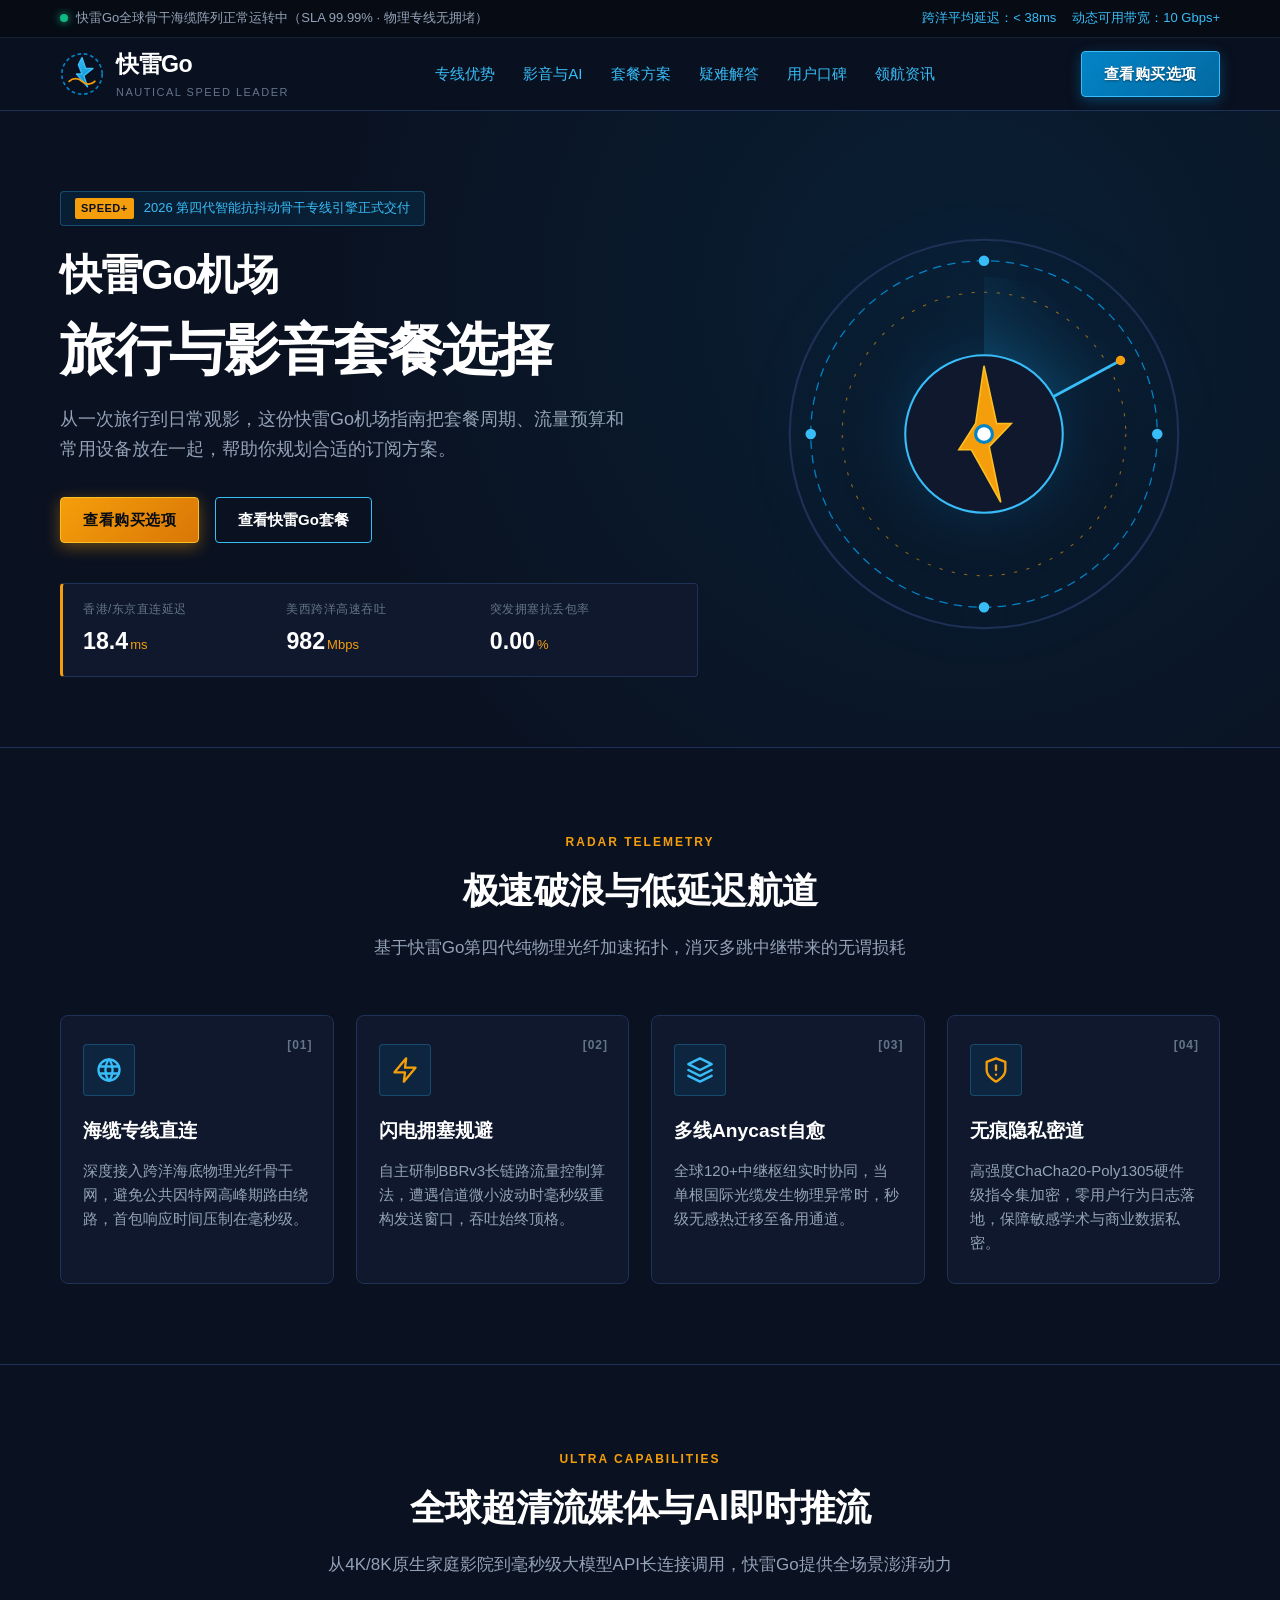
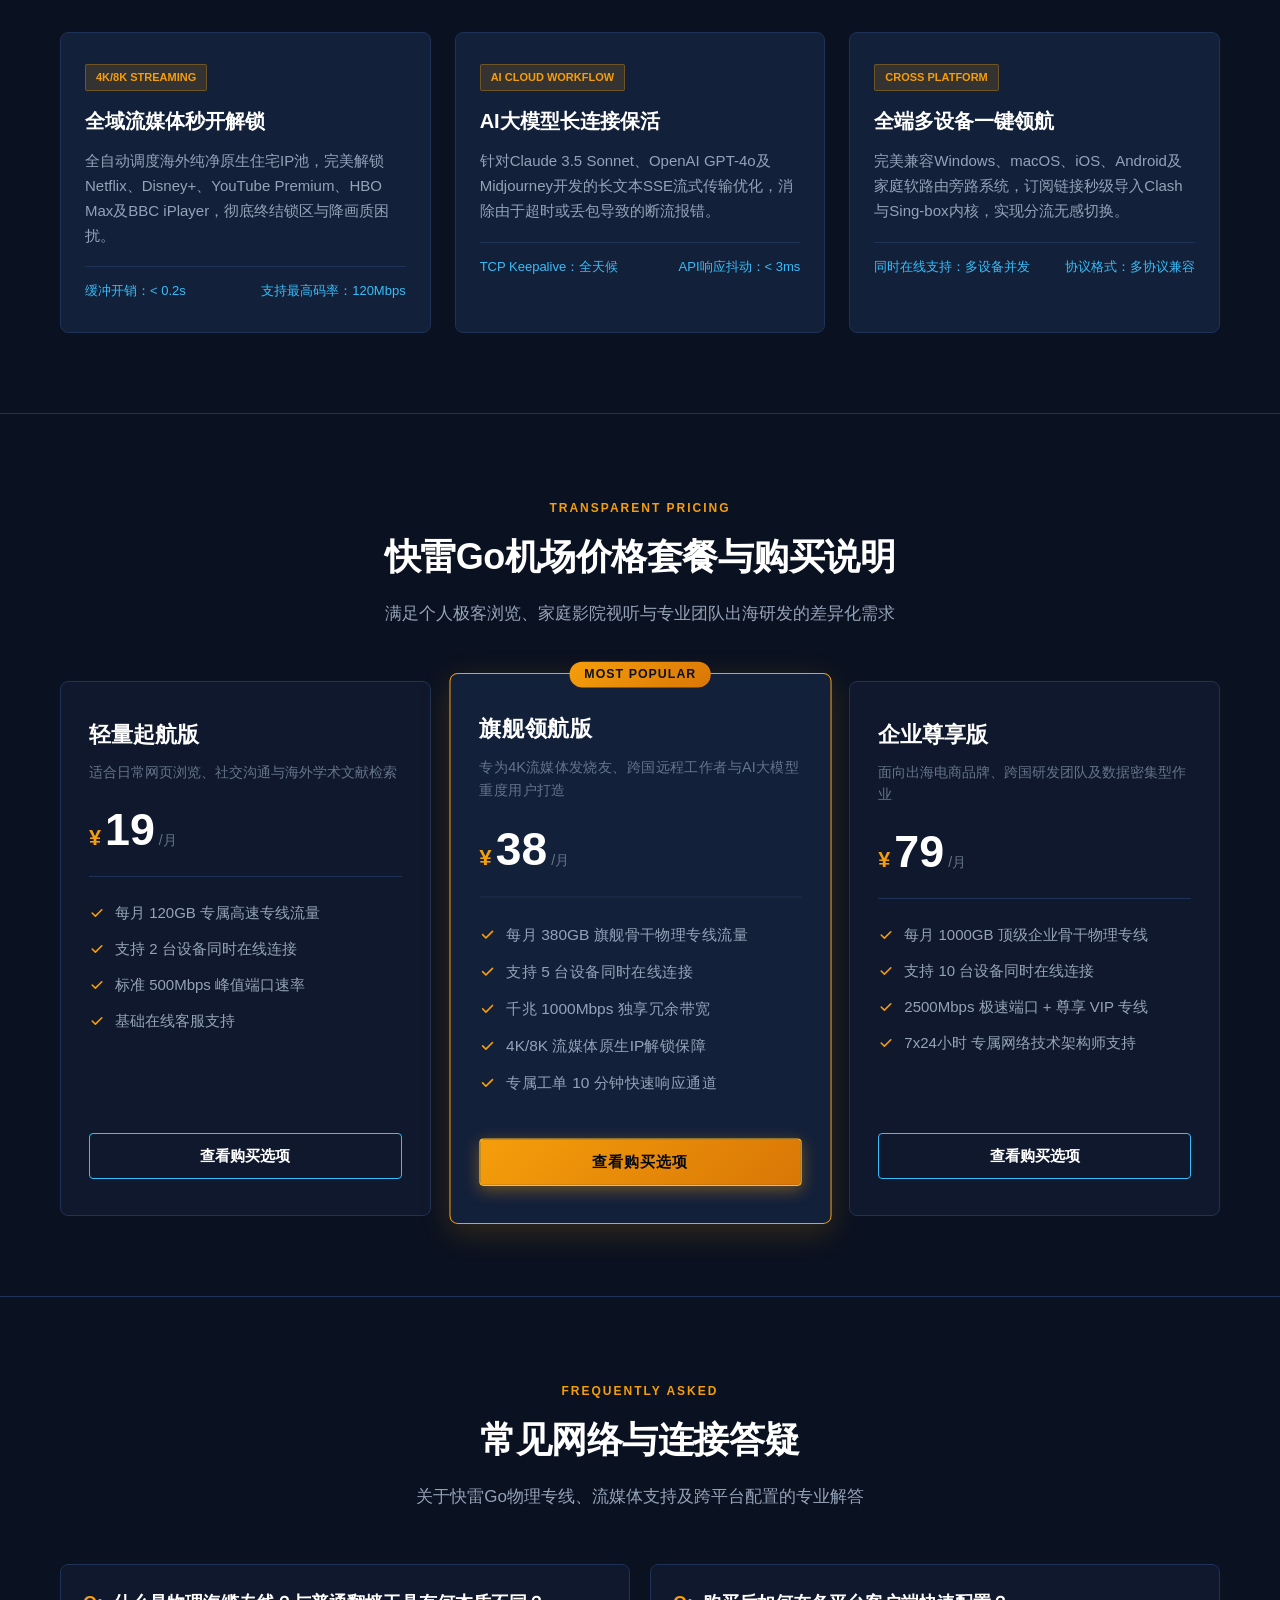
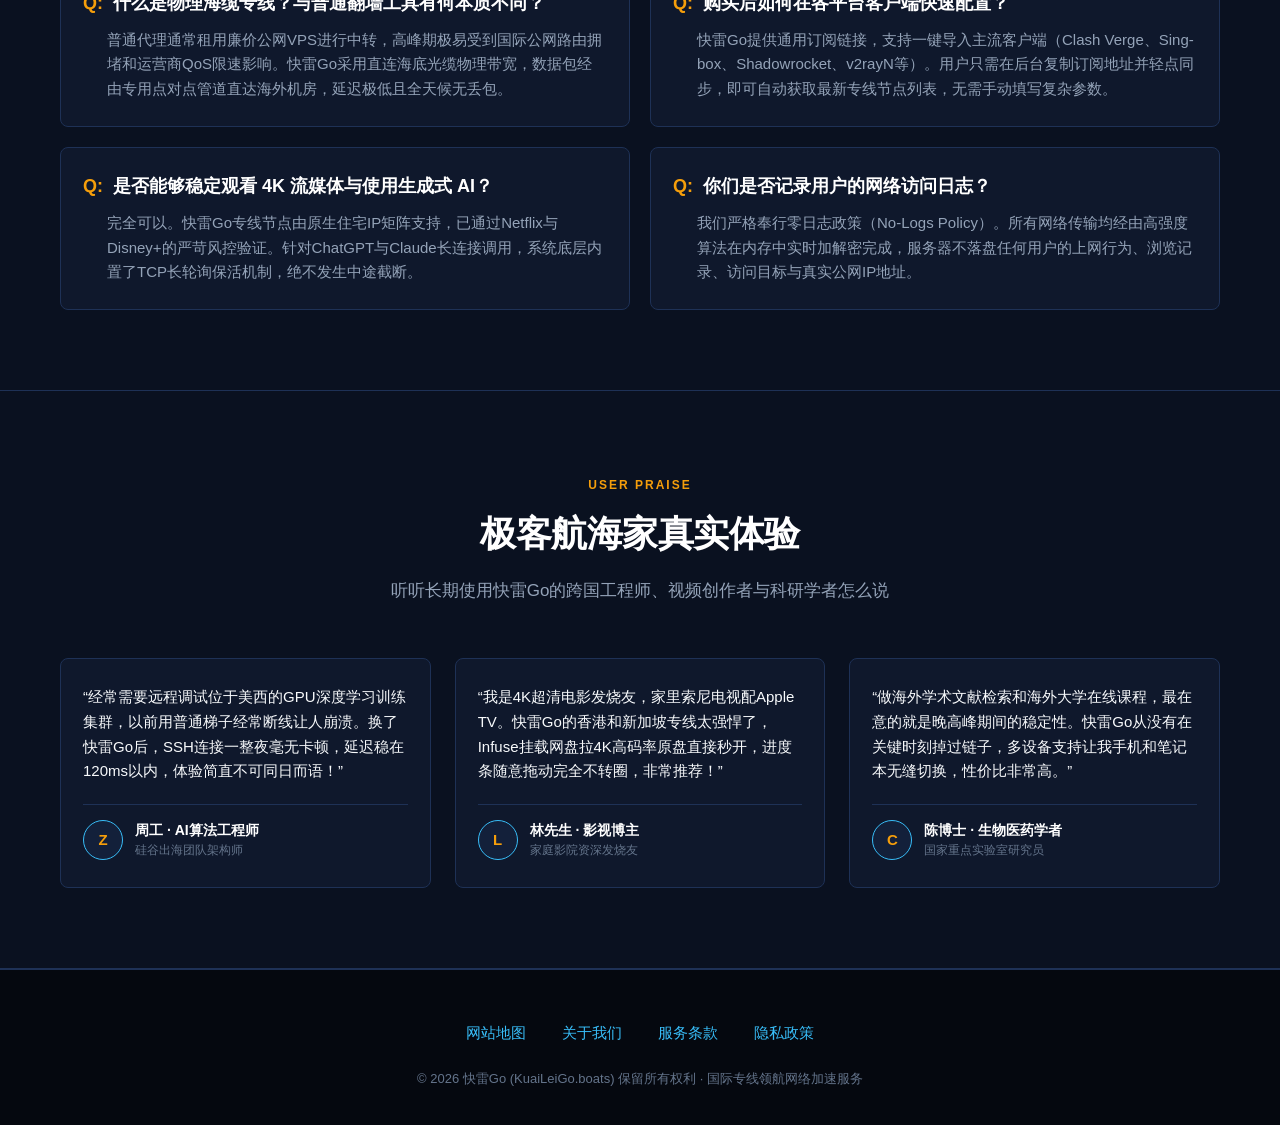
<file: index.html>
<!DOCTYPE html>

<html lang="zh-CN">
<head>
<meta charset="utf-8"/>
<meta content="width=device-width, initial-scale=1" name="viewport"/>
<title>快雷Go机场｜旅行与影音套餐选择指南</title>
<meta content="从一次旅行到日常观影，这份快雷Go机场指南把套餐周期、流量预算和常用设备放在一起，帮助你规划合适的订阅方案。" name="description"/>
<link href="https://kuaileigo.boats/" rel="canonical"/>
<!-- Open Graph 社交分享元数据 -->
<meta content="website" property="og:type"/>
<meta content="快雷Go" property="og:site_name"/>
<meta content="快雷Go机场｜旅行与影音套餐选择指南" property="og:title"/>
<meta content="从一次旅行到日常观影，这份快雷Go机场指南把套餐周期、流量预算和常用设备放在一起，帮助你规划合适的订阅方案。" property="og:description"/>
<meta content="https://kuaileigo.boats/" property="og:url"/>
<meta content="zh_CN" property="og:locale"/>
<!-- Twitter Card 社交卡片 -->
<meta content="summary_large_image" name="twitter:card"/>
<meta content="快雷Go机场｜旅行与影音套餐选择指南" name="twitter:title"/>
<meta content="从一次旅行到日常观影，这份快雷Go机场指南把套餐周期、流量预算和常用设备放在一起，帮助你规划合适的订阅方案。" name="twitter:description"/>
<!-- Schema.org 结构化数据 (Product 富媒体展现) -->
<link href="style.css" rel="stylesheet"/>
<script id="landing-maintenance-schema" type="application/ld+json">{"@context":"https://schema.org","@type":"WebSite","name":"快雷Go机场｜旅行与影音的连接准备","url":"https://kuaileigo.boats/","inLanguage":"zh-CN"}</script>
<link href="landing-maintenance.css" rel="stylesheet"/>
<style id="brand-mobile-fit">@media(max-width:600px){.boats-logo{flex:0 0 auto!important;gap:6px!important;max-width:none!important}.boats-logo-svg{width:28px!important;height:28px!important;flex:0 0 28px!important}.boats-logo-text{width:auto!important;min-width:0!important}.boats-logo-brand{font-size:18px!important;line-height:1.2!important;white-space:nowrap!important}.boats-logo-sub{display:none!important}.boats-nav-actions .btn-boats{font-size:12px!important;padding:10px 8px!important}}</style></head>
<body>
<!-- 顶部状态遥测条 -->
<div class="boats-telemetry-bar">
<div class="boats-container boats-telemetry-flex">
<div class="boats-status-indicator">
<span class="boats-status-pip"></span>
<span>快雷Go全球骨干海缆阵列正常运转中（SLA 99.99% · 物理专线无拥堵）</span>
</div>
<div class="boats-telemetry-data">
<span>跨洋平均延迟：&lt; 38ms</span>
<span>动态可用带宽：10 Gbps+</span>
</div>
</div>
</div>
<!-- 领航主导航栏 -->
<header class="boats-header">
<div class="boats-container boats-nav-wrap">
<a aria-label="快雷Go首页" class="boats-logo" href="index.html">
<!-- 快雷Go 领航雷光箭镞矢量徽标 (结合闪电与破浪箭镞) -->
<svg class="boats-logo-svg" fill="none" viewbox="0 0 48 48" xmlns="http://www.w3.org/2000/svg">
<circle cx="24" cy="24" r="22" stroke="#0284c7" stroke-dasharray="4 3" stroke-width="1.8"></circle>
<path d="M24 6L28 18H36L26 26L30 38L18 24H24L20 14L24 6Z" fill="url(#boats-bolt-grad)" stroke="#38bdf8" stroke-linejoin="round" stroke-width="1.5"></path>
<path d="M10 32C14 28 20 28 24 32C28 36 34 36 38 32" stroke="#f59e0b" stroke-linecap="round" stroke-width="2"></path>
<defs>
<lineargradient gradientunits="userSpaceOnUse" id="boats-bolt-grad" x1="18" x2="36" y1="6" y2="38">
<stop stop-color="#38bdf8"></stop>
<stop offset="1" stop-color="#0284c7"></stop>
</lineargradient>
</defs>
</svg>
<div class="boats-logo-text">
<span class="boats-logo-brand">快雷Go</span>
<span class="boats-logo-sub">NAUTICAL SPEED LEADER</span>
</div>
</a>
<!-- 纯CSS原生汉堡切换器 -->
<input aria-label="展开导航菜单" class="boats-nav-toggle" id="boats-toggle" type="checkbox"/>
<label aria-label="切换主菜单" class="boats-hamburger" for="boats-toggle">
<span></span>
<span></span>
<span></span>
</label>
<nav class="boats-nav-menu">
<a class="boats-nav-link" href="#advantages" onclick="document.getElementById('boats-toggle').checked=false">专线优势</a>
<a class="boats-nav-link" href="#streaming-ai" onclick="document.getElementById('boats-toggle').checked=false">影音与AI</a>
<a class="boats-nav-link" href="#pricing" onclick="document.getElementById('boats-toggle').checked=false">套餐方案</a>
<a class="boats-nav-link" href="#faq" onclick="document.getElementById('boats-toggle').checked=false">疑难解答</a>
<a class="boats-nav-link" href="#testimonials" onclick="document.getElementById('boats-toggle').checked=false">用户口碑</a>
<a class="boats-nav-link" href="pilot-news.html">领航资讯</a>
<label class="boats-menu-close-btn" for="boats-toggle">✕ 收起导航菜单</label>
</nav>
<div class="boats-nav-actions">
<a class="btn-boats btn-boats-primary" href="https://ww012.twilightaff.com/#/?code=A56DH1Af" rel="nofollow noopener sponsored" target="_blank">查看购买选项</a>
</div>
</div>
<!-- 移动端专属横向滑动导航条：保证在手机视口下导航菜单始终醒目可见、永不缺失 -->
<nav aria-label="移动端领航快速导航" class="boats-mobile-subnav">
<div class="boats-container boats-mobile-subnav-scroll">
<a class="boats-subnav-pill" href="#advantages">专线优势</a>
<a class="boats-subnav-pill" href="#streaming-ai">影音与AI</a>
<a class="boats-subnav-pill" href="#pricing">套餐方案</a>
<a class="boats-subnav-pill" href="#faq">疑难解答</a>
<a class="boats-subnav-pill" href="#testimonials">用户口碑</a>
<a class="boats-subnav-pill" href="pilot-news.html">领航资讯</a>
</div>
</nav>
</header>
<!-- 主体内容 -->
<main>
<!-- Hero 区域：领航重器分栏 -->
<section class="boats-hero">
<div class="boats-container">
<div class="boats-hero-grid">
<div class="boats-hero-content">
<div class="boats-hero-badge">
<span class="boats-badge-tag">SPEED+</span>
<span>2026 第四代智能抗抖动骨干专线引擎正式交付</span>
</div>
<h1 class="boats-hero-title" data-landing-title="true"><span class="landing-brand">快雷Go机场</span><span class="landing-focus">旅行与影音套餐选择</span></h1>
<p class="boats-hero-desc">从一次旅行到日常观影，这份快雷Go机场指南把套餐周期、流量预算和常用设备放在一起，帮助你规划合适的订阅方案。</p>
<div class="boats-hero-actions">
<a class="btn-boats btn-boats-amber btn-boats-lg" href="https://ww012.twilightaff.com/#/?code=A56DH1Af" rel="nofollow noopener sponsored" target="_blank">查看购买选项</a>
<a class="btn-boats btn-boats-outline btn-boats-lg" data-package-cta="true" href="#pricing">查看快雷Go套餐</a>
</div>
<!-- 时延遥测 HUD 面板 -->
<div class="boats-hud-strip">
<div class="boats-hud-item">
<span class="boats-hud-label">香港/东京直连延迟</span>
<span class="boats-hud-value">18.4<span>ms</span></span>
</div>
<div class="boats-hud-item">
<span class="boats-hud-label">美西跨洋高速吞吐</span>
<span class="boats-hud-value">982<span>Mbps</span></span>
</div>
<div class="boats-hud-item">
<span class="boats-hud-label">突发拥塞抗丢包率</span>
<span class="boats-hud-value">0.00<span>%</span></span>
</div>
</div>
</div>
<!-- 右侧罗盘仪矢量舞台 (快与闪电罗盘) -->
<div class="boats-compass-stage">
<svg class="boats-compass-svg" fill="none" viewbox="0 0 400 400" xmlns="http://www.w3.org/2000/svg">
<!-- 外圈仪表刻度 -->
<circle cx="200" cy="200" r="185" stroke="#1e3156" stroke-width="2"></circle>
<circle cx="200" cy="200" r="165" stroke="#0284c7" stroke-dasharray="8 6" stroke-width="1.2"></circle>
<circle cx="200" cy="200" opacity="0.6" r="135" stroke="#f59e0b" stroke-dasharray="3 9" stroke-width="1"></circle>
<!-- 动态旋转雷达扫掠层 -->
<g class="boats-radar-sweep">
<path d="M200 200L330 130A150 150 0 0 0 200 50Z" fill="url(#boats-radar-grad)" opacity="0.35"></path>
<line stroke="#38bdf8" stroke-width="2.5" x1="200" x2="330" y1="200" y2="130"></line>
<circle cx="330" cy="130" fill="#f59e0b" r="4.5"></circle>
</g>
<!-- 中心雷霆箭镞罗盘针 -->
<circle cx="200" cy="200" fill="#0f182c" r="75" stroke="#38bdf8" stroke-width="2"></circle>
<path d="M200 135L212 190H226L205 212L216 265L188 215H176L192 190L200 135Z" fill="#f59e0b" stroke="#fbbf24" stroke-width="1.5"></path>
<circle cx="200" cy="200" fill="#ffffff" r="8" stroke="#0284c7" stroke-width="3"></circle>
<!-- 4个方位信标节点 -->
<circle cx="200" cy="35" fill="#38bdf8" r="5"></circle>
<circle cx="365" cy="200" fill="#38bdf8" r="5"></circle>
<circle cx="200" cy="365" fill="#38bdf8" r="5"></circle>
<circle cx="35" cy="200" fill="#38bdf8" r="5"></circle>
<defs>
<lineargradient gradientunits="userSpaceOnUse" id="boats-radar-grad" x1="200" x2="300" y1="200" y2="90">
<stop stop-color="#38bdf8" stop-opacity="0.8"></stop>
<stop offset="1" stop-color="#0284c7" stop-opacity="0"></stop>
</lineargradient>
</defs>
</svg>
</div>
</div>
</div>
</section>
<!-- 核心优势卡片组 (4张定制卡片，结合闪电与极速元素) -->
<section class="boats-section" id="advantages">
<div class="boats-container">
<div class="boats-section-header">
<span class="boats-section-tag">RADAR TELEMETRY</span>
<h2 class="boats-section-title">极速破浪与低延迟航道</h2>
<p class="boats-section-subtitle">基于快雷Go第四代纯物理光纤加速拓扑，消灭多跳中继带来的无谓损耗</p>
</div>
<div class="boats-grid-4">
<!-- 卡片 1 -->
<div class="boats-card-telemetry">
<span class="boats-card-index">[01]</span>
<div class="boats-icon-wrapper">
<!-- 定制SVG：跨洋光缆直连节点 -->
<svg fill="none" height="28" stroke="#38bdf8" stroke-linecap="round" stroke-linejoin="round" stroke-width="2" viewbox="0 0 24 24" width="28">
<circle cx="12" cy="12" r="9"></circle>
<line x1="3.6" x2="20.4" y1="9" y2="9"></line>
<line x1="3.6" x2="20.4" y1="15" y2="15"></line>
<path d="M11.5 3a17 17 0 0 0 0 18"></path>
<path d="M12.5 3a17 17 0 0 1 0 18"></path>
</svg>
</div>
<h3 class="boats-card-title">海缆专线直连</h3>
<p class="boats-card-desc">深度接入跨洋海底物理光纤骨干网，避免公共因特网高峰期路由绕路，首包响应时间压制在毫秒级。</p>
</div>
<!-- 卡片 2 -->
<div class="boats-card-telemetry">
<span class="boats-card-index">[02]</span>
<div class="boats-icon-wrapper">
<!-- 定制SVG：闪电抗拥塞微引擎 -->
<svg fill="none" height="28" stroke="#f59e0b" stroke-linecap="round" stroke-linejoin="round" stroke-width="2" viewbox="0 0 24 24" width="28">
<polygon points="13 2 3 14 12 14 11 22 21 10 12 10 13 2"></polygon>
</svg>
</div>
<h3 class="boats-card-title">闪电拥塞规避</h3>
<p class="boats-card-desc">自主研制BBRv3长链路流量控制算法，遭遇信道微小波动时毫秒级重构发送窗口，吞吐始终顶格。</p>
</div>
<!-- 卡片 3 -->
<div class="boats-card-telemetry">
<span class="boats-card-index">[03]</span>
<div class="boats-icon-wrapper">
<!-- 定制SVG：Anycast拓扑信标 -->
<svg fill="none" height="28" stroke="#38bdf8" stroke-linecap="round" stroke-linejoin="round" stroke-width="2" viewbox="0 0 24 24" width="28">
<polygon points="12 2 2 7 12 12 22 7 12 2"></polygon>
<polyline points="2 17 12 22 22 17"></polyline>
<polyline points="2 12 12 17 22 12"></polyline>
</svg>
</div>
<h3 class="boats-card-title">多线Anycast自愈</h3>
<p class="boats-card-desc">全球120+中继枢纽实时协同，当单根国际光缆发生物理异常时，秒级无感热迁移至备用通道。</p>
</div>
<!-- 卡片 4 -->
<div class="boats-card-telemetry">
<span class="boats-card-index">[04]</span>
<div class="boats-icon-wrapper">
<!-- 定制SVG：端到端加密护盾 -->
<svg fill="none" height="28" stroke="#f59e0b" stroke-linecap="round" stroke-linejoin="round" stroke-width="2" viewbox="0 0 24 24" width="28">
<path d="M12 22s8-4 8-10V5l-8-3-8 3v7c0 6 8 10 8 10z"></path>
<line x1="12" x2="12" y1="8" y2="12"></line>
<line x1="12" x2="12.01" y1="16" y2="16"></line>
</svg>
</div>
<h3 class="boats-card-title">无痕隐私密道</h3>
<p class="boats-card-desc">高强度ChaCha20-Poly1305硬件级指令集加密，零用户行为日志落地，保障敏感学术与商业数据私密。</p>
</div>
</div>
</div>
</section>
<!-- 影音与AI支持卡片 (3张定制卡片) -->
<section class="boats-section" id="streaming-ai">
<div class="boats-container">
<div class="boats-section-header">
<span class="boats-section-tag">ULTRA CAPABILITIES</span>
<h2 class="boats-section-title">全球超清流媒体与AI即时推流</h2>
<p class="boats-section-subtitle">从4K/8K原生家庭影院到毫秒级大模型API长连接调用，快雷Go提供全场景澎湃动力</p>
</div>
<div class="boats-grid-3">
<!-- 影音卡片 1 -->
<div class="boats-card-feature">
<span class="boats-feature-badge">4K/8K STREAMING</span>
<h3 class="boats-feature-title">全域流媒体秒开解锁</h3>
<p class="boats-feature-desc">全自动调度海外纯净原生住宅IP池，完美解锁Netflix、Disney+、YouTube Premium、HBO Max及BBC iPlayer，彻底终结锁区与降画质困扰。</p>
<div class="boats-feature-meta">
<span>缓冲开销：&lt; 0.2s</span>
<span>支持最高码率：120Mbps</span>
</div>
</div>
<!-- AI卡片 2 -->
<div class="boats-card-feature">
<span class="boats-feature-badge">AI CLOUD WORKFLOW</span>
<h3 class="boats-feature-title">AI大模型长连接保活</h3>
<p class="boats-feature-desc">针对Claude 3.5 Sonnet、OpenAI GPT-4o及Midjourney开发的长文本SSE流式传输优化，消除由于超时或丢包导致的断流报错。</p>
<div class="boats-feature-meta">
<span>TCP Keepalive：全天候</span>
<span>API响应抖动：&lt; 3ms</span>
</div>
</div>
<!-- 全平台卡片 3 -->
<div class="boats-card-feature">
<span class="boats-feature-badge">CROSS PLATFORM</span>
<h3 class="boats-feature-title">全端多设备一键领航</h3>
<p class="boats-feature-desc">完美兼容Windows、macOS、iOS、Android及家庭软路由旁路系统，订阅链接秒级导入Clash与Sing-box内核，实现分流无感切换。</p>
<div class="boats-feature-meta">
<span>同时在线支持：多设备并发</span>
<span>协议格式：多协议兼容</span>
</div>
</div>
</div>
</div>
</section>
<!-- 方案价格表 (3个对比梯度) -->
<section class="boats-section" id="pricing" style=";scroll-margin-top:100px;">
<div class="boats-container">
<div class="boats-section-header">
<span class="boats-section-tag">TRANSPARENT PRICING</span>
<h2 class="boats-section-title">快雷Go机场价格套餐与购买说明</h2>
<p class="boats-section-subtitle">满足个人极客浏览、家庭影院视听与专业团队出海研发的差异化需求</p>
</div>
<div class="boats-grid-3">
<!-- 基础轻量版 -->
<div class="boats-pricing-card">
<h3 class="boats-pricing-name">轻量起航版</h3>
<p class="boats-pricing-desc">适合日常网页浏览、社交沟通与海外学术文献检索</p>
<div class="boats-price-wrap">
<span class="boats-price-currency">¥</span>
<span class="boats-price-num">19</span>
<span class="boats-price-period">/月</span>
</div>
<ul class="boats-plan-features">
<li class="boats-plan-item">
<svg class="boats-check-icon" fill="currentColor" viewbox="0 0 20 20"><path clip-rule="evenodd" d="M16.707 5.293a1 1 0 010 1.414l-8 8a1 1 0 01-1.414 0l-4-4a1 1 0 011.414-1.414L8 12.586l7.293-7.293a1 1 0 011.414 0z" fill-rule="evenodd"></path></svg>
<span>每月 120GB 专属高速专线流量</span>
</li>
<li class="boats-plan-item">
<svg class="boats-check-icon" fill="currentColor" viewbox="0 0 20 20"><path clip-rule="evenodd" d="M16.707 5.293a1 1 0 010 1.414l-8 8a1 1 0 01-1.414 0l-4-4a1 1 0 011.414-1.414L8 12.586l7.293-7.293a1 1 0 011.414 0z" fill-rule="evenodd"></path></svg>
<span>支持 2 台设备同时在线连接</span>
</li>
<li class="boats-plan-item">
<svg class="boats-check-icon" fill="currentColor" viewbox="0 0 20 20"><path clip-rule="evenodd" d="M16.707 5.293a1 1 0 010 1.414l-8 8a1 1 0 01-1.414 0l-4-4a1 1 0 011.414-1.414L8 12.586l7.293-7.293a1 1 0 011.414 0z" fill-rule="evenodd"></path></svg>
<span>标准 500Mbps 峰值端口速率</span>
</li>
<li class="boats-plan-item">
<svg class="boats-check-icon" fill="currentColor" viewbox="0 0 20 20"><path clip-rule="evenodd" d="M16.707 5.293a1 1 0 010 1.414l-8 8a1 1 0 01-1.414 0l-4-4a1 1 0 011.414-1.414L8 12.586l7.293-7.293a1 1 0 011.414 0z" fill-rule="evenodd"></path></svg>
<span>基础在线客服支持</span>
</li>
</ul>
<div class="boats-pricing-action">
<a class="btn-boats btn-boats-outline" href="https://ww012.twilightaff.com/#/?code=A56DH1Af" rel="nofollow noopener sponsored" target="_blank">查看购买选项</a>
</div>
</div>
<!-- 旗舰旗舰版 (热门推荐) -->
<div class="boats-pricing-card boats-pricing-popular">
<span class="boats-popular-badge">MOST POPULAR</span>
<h3 class="boats-pricing-name">旗舰领航版</h3>
<p class="boats-pricing-desc">专为4K流媒体发烧友、跨国远程工作者与AI大模型重度用户打造</p>
<div class="boats-price-wrap">
<span class="boats-price-currency">¥</span>
<span class="boats-price-num">38</span>
<span class="boats-price-period">/月</span>
</div>
<ul class="boats-plan-features">
<li class="boats-plan-item">
<svg class="boats-check-icon" fill="currentColor" viewbox="0 0 20 20"><path clip-rule="evenodd" d="M16.707 5.293a1 1 0 010 1.414l-8 8a1 1 0 01-1.414 0l-4-4a1 1 0 011.414-1.414L8 12.586l7.293-7.293a1 1 0 011.414 0z" fill-rule="evenodd"></path></svg>
<span>每月 380GB 旗舰骨干物理专线流量</span>
</li>
<li class="boats-plan-item">
<svg class="boats-check-icon" fill="currentColor" viewbox="0 0 20 20"><path clip-rule="evenodd" d="M16.707 5.293a1 1 0 010 1.414l-8 8a1 1 0 01-1.414 0l-4-4a1 1 0 011.414-1.414L8 12.586l7.293-7.293a1 1 0 011.414 0z" fill-rule="evenodd"></path></svg>
<span>支持 5 台设备同时在线连接</span>
</li>
<li class="boats-plan-item">
<svg class="boats-check-icon" fill="currentColor" viewbox="0 0 20 20"><path clip-rule="evenodd" d="M16.707 5.293a1 1 0 010 1.414l-8 8a1 1 0 01-1.414 0l-4-4a1 1 0 011.414-1.414L8 12.586l7.293-7.293a1 1 0 011.414 0z" fill-rule="evenodd"></path></svg>
<span>千兆 1000Mbps 独享冗余带宽</span>
</li>
<li class="boats-plan-item">
<svg class="boats-check-icon" fill="currentColor" viewbox="0 0 20 20"><path clip-rule="evenodd" d="M16.707 5.293a1 1 0 010 1.414l-8 8a1 1 0 01-1.414 0l-4-4a1 1 0 011.414-1.414L8 12.586l7.293-7.293a1 1 0 011.414 0z" fill-rule="evenodd"></path></svg>
<span>4K/8K 流媒体原生IP解锁保障</span>
</li>
<li class="boats-plan-item">
<svg class="boats-check-icon" fill="currentColor" viewbox="0 0 20 20"><path clip-rule="evenodd" d="M16.707 5.293a1 1 0 010 1.414l-8 8a1 1 0 01-1.414 0l-4-4a1 1 0 011.414-1.414L8 12.586l7.293-7.293a1 1 0 011.414 0z" fill-rule="evenodd"></path></svg>
<span>专属工单 10 分钟快速响应通道</span>
</li>
</ul>
<div class="boats-pricing-action">
<a class="btn-boats btn-boats-amber" href="https://ww012.twilightaff.com/#/?code=A56DH1Af" rel="nofollow noopener sponsored" target="_blank">查看购买选项</a>
</div>
</div>
<!-- 尊享商业版 -->
<div class="boats-pricing-card">
<h3 class="boats-pricing-name">企业尊享版</h3>
<p class="boats-pricing-desc">面向出海电商品牌、跨国研发团队及数据密集型作业</p>
<div class="boats-price-wrap">
<span class="boats-price-currency">¥</span>
<span class="boats-price-num">79</span>
<span class="boats-price-period">/月</span>
</div>
<ul class="boats-plan-features">
<li class="boats-plan-item">
<svg class="boats-check-icon" fill="currentColor" viewbox="0 0 20 20"><path clip-rule="evenodd" d="M16.707 5.293a1 1 0 010 1.414l-8 8a1 1 0 01-1.414 0l-4-4a1 1 0 011.414-1.414L8 12.586l7.293-7.293a1 1 0 011.414 0z" fill-rule="evenodd"></path></svg>
<span>每月 1000GB 顶级企业骨干物理专线</span>
</li>
<li class="boats-plan-item">
<svg class="boats-check-icon" fill="currentColor" viewbox="0 0 20 20"><path clip-rule="evenodd" d="M16.707 5.293a1 1 0 010 1.414l-8 8a1 1 0 01-1.414 0l-4-4a1 1 0 011.414-1.414L8 12.586l7.293-7.293a1 1 0 011.414 0z" fill-rule="evenodd"></path></svg>
<span>支持 10 台设备同时在线连接</span>
</li>
<li class="boats-plan-item">
<svg class="boats-check-icon" fill="currentColor" viewbox="0 0 20 20"><path clip-rule="evenodd" d="M16.707 5.293a1 1 0 010 1.414l-8 8a1 1 0 01-1.414 0l-4-4a1 1 0 011.414-1.414L8 12.586l7.293-7.293a1 1 0 011.414 0z" fill-rule="evenodd"></path></svg>
<span>2500Mbps 极速端口 + 尊享 VIP 专线</span>
</li>
<li class="boats-plan-item">
<svg class="boats-check-icon" fill="currentColor" viewbox="0 0 20 20"><path clip-rule="evenodd" d="M16.707 5.293a1 1 0 010 1.414l-8 8a1 1 0 01-1.414 0l-4-4a1 1 0 011.414-1.414L8 12.586l7.293-7.293a1 1 0 011.414 0z" fill-rule="evenodd"></path></svg>
<span>7x24小时 专属网络技术架构师支持</span>
</li>
</ul>
<div class="boats-pricing-action">
<a class="btn-boats btn-boats-outline" href="https://ww012.twilightaff.com/#/?code=A56DH1Af" rel="nofollow noopener sponsored" target="_blank">查看购买选项</a>
</div>
</div>
</div>
</div>
</section>
<!-- 常见答疑 FAQ (4项精选) -->
<section class="boats-section" id="faq">
<div class="boats-container">
<div class="boats-section-header">
<span class="boats-section-tag">FREQUENTLY ASKED</span>
<h2 class="boats-section-title">常见网络与连接答疑</h2>
<p class="boats-section-subtitle">关于快雷Go物理专线、流媒体支持及跨平台配置的专业解答</p>
</div>
<div class="boats-faq-grid">
<div class="boats-faq-card">
<h3 class="boats-faq-q"><span class="boats-faq-prefix">Q:</span> 什么是物理海缆专线？与普通翻墙工具有何本质不同？</h3>
<p class="boats-faq-a">普通代理通常租用廉价公网VPS进行中转，高峰期极易受到国际公网路由拥堵和运营商QoS限速影响。快雷Go采用直连海底光缆物理带宽，数据包经由专用点对点管道直达海外机房，延迟极低且全天候无丢包。</p>
</div>
<div class="boats-faq-card">
<h3 class="boats-faq-q"><span class="boats-faq-prefix">Q:</span> 购买后如何在各平台客户端快速配置？</h3>
<p class="boats-faq-a">快雷Go提供通用订阅链接，支持一键导入主流客户端（Clash Verge、Sing-box、Shadowrocket、v2rayN等）。用户只需在后台复制订阅地址并轻点同步，即可自动获取最新专线节点列表，无需手动填写复杂参数。</p>
</div>
<div class="boats-faq-card">
<h3 class="boats-faq-q"><span class="boats-faq-prefix">Q:</span> 是否能够稳定观看 4K 流媒体与使用生成式 AI？</h3>
<p class="boats-faq-a">完全可以。快雷Go专线节点由原生住宅IP矩阵支持，已通过Netflix与Disney+的严苛风控验证。针对ChatGPT与Claude长连接调用，系统底层内置了TCP长轮询保活机制，绝不发生中途截断。</p>
</div>
<div class="boats-faq-card">
<h3 class="boats-faq-q"><span class="boats-faq-prefix">Q:</span> 你们是否记录用户的网络访问日志？</h3>
<p class="boats-faq-a">我们严格奉行零日志政策（No-Logs Policy）。所有网络传输均经由高强度算法在内存中实时加解密完成，服务器不落盘任何用户的上网行为、浏览记录、访问目标与真实公网IP地址。</p>
</div>
</div>
</div>
</section>
<!-- 用户口碑评价 (3位真实极客反馈) -->
<section class="boats-section" id="testimonials">
<div class="boats-container">
<div class="boats-section-header">
<span class="boats-section-tag">USER PRAISE</span>
<h2 class="boats-section-title">极客航海家真实体验</h2>
<p class="boats-section-subtitle">听听长期使用快雷Go的跨国工程师、视频创作者与科研学者怎么说</p>
</div>
<div class="boats-grid-3">
<div class="boats-review-card">
<p class="boats-review-quote">“经常需要远程调试位于美西的GPU深度学习训练集群，以前用普通梯子经常断线让人崩溃。换了快雷Go后，SSH连接一整夜毫无卡顿，延迟稳在120ms以内，体验简直不可同日而语！”</p>
<div class="boats-review-author">
<div class="boats-author-avatar">Z</div>
<div class="boats-author-info">
<span class="boats-author-name">周工 · AI算法工程师</span>
<span class="boats-author-role">硅谷出海团队架构师</span>
</div>
</div>
</div>
<div class="boats-review-card">
<p class="boats-review-quote">“我是4K超清电影发烧友，家里索尼电视配Apple TV。快雷Go的香港和新加坡专线太强悍了，Infuse挂载网盘拉4K高码率原盘直接秒开，进度条随意拖动完全不转圈，非常推荐！”</p>
<div class="boats-review-author">
<div class="boats-author-avatar">L</div>
<div class="boats-author-info">
<span class="boats-author-name">林先生 · 影视博主</span>
<span class="boats-author-role">家庭影院资深发烧友</span>
</div>
</div>
</div>
<div class="boats-review-card">
<p class="boats-review-quote">“做海外学术文献检索和海外大学在线课程，最在意的就是晚高峰期间的稳定性。快雷Go从没有在关键时刻掉过链子，多设备支持让我手机和笔记本无缝切换，性价比非常高。”</p>
<div class="boats-review-author">
<div class="boats-author-avatar">C</div>
<div class="boats-author-info">
<span class="boats-author-name">陈博士 · 生物医药学者</span>
<span class="boats-author-role">国家重点实验室研究员</span>
</div>
</div>
</div>
</div>
</div>
</section>
</main>
<!-- 底部规范 (严格仅保留4个中文标题链接，打开独立子页面) -->
<footer class="boats-footer">
<div class="boats-container">
<ul class="boats-footer-links">
<li><a class="boats-footer-link" href="sitemap.html">网站地图</a></li>
<li><a class="boats-footer-link" href="about.html">关于我们</a></li>
<li><a class="boats-footer-link" href="terms.html">服务条款</a></li>
<li><a class="boats-footer-link" href="privacy.html">隐私政策</a></li>
</ul>
<div class="boats-copyright">
        © 2026 快雷Go (KuaiLeiGo.boats) 保留所有权利 · 国际专线领航网络加速服务
      </div>
</div>
</footer>
</body>
</html>
</file>
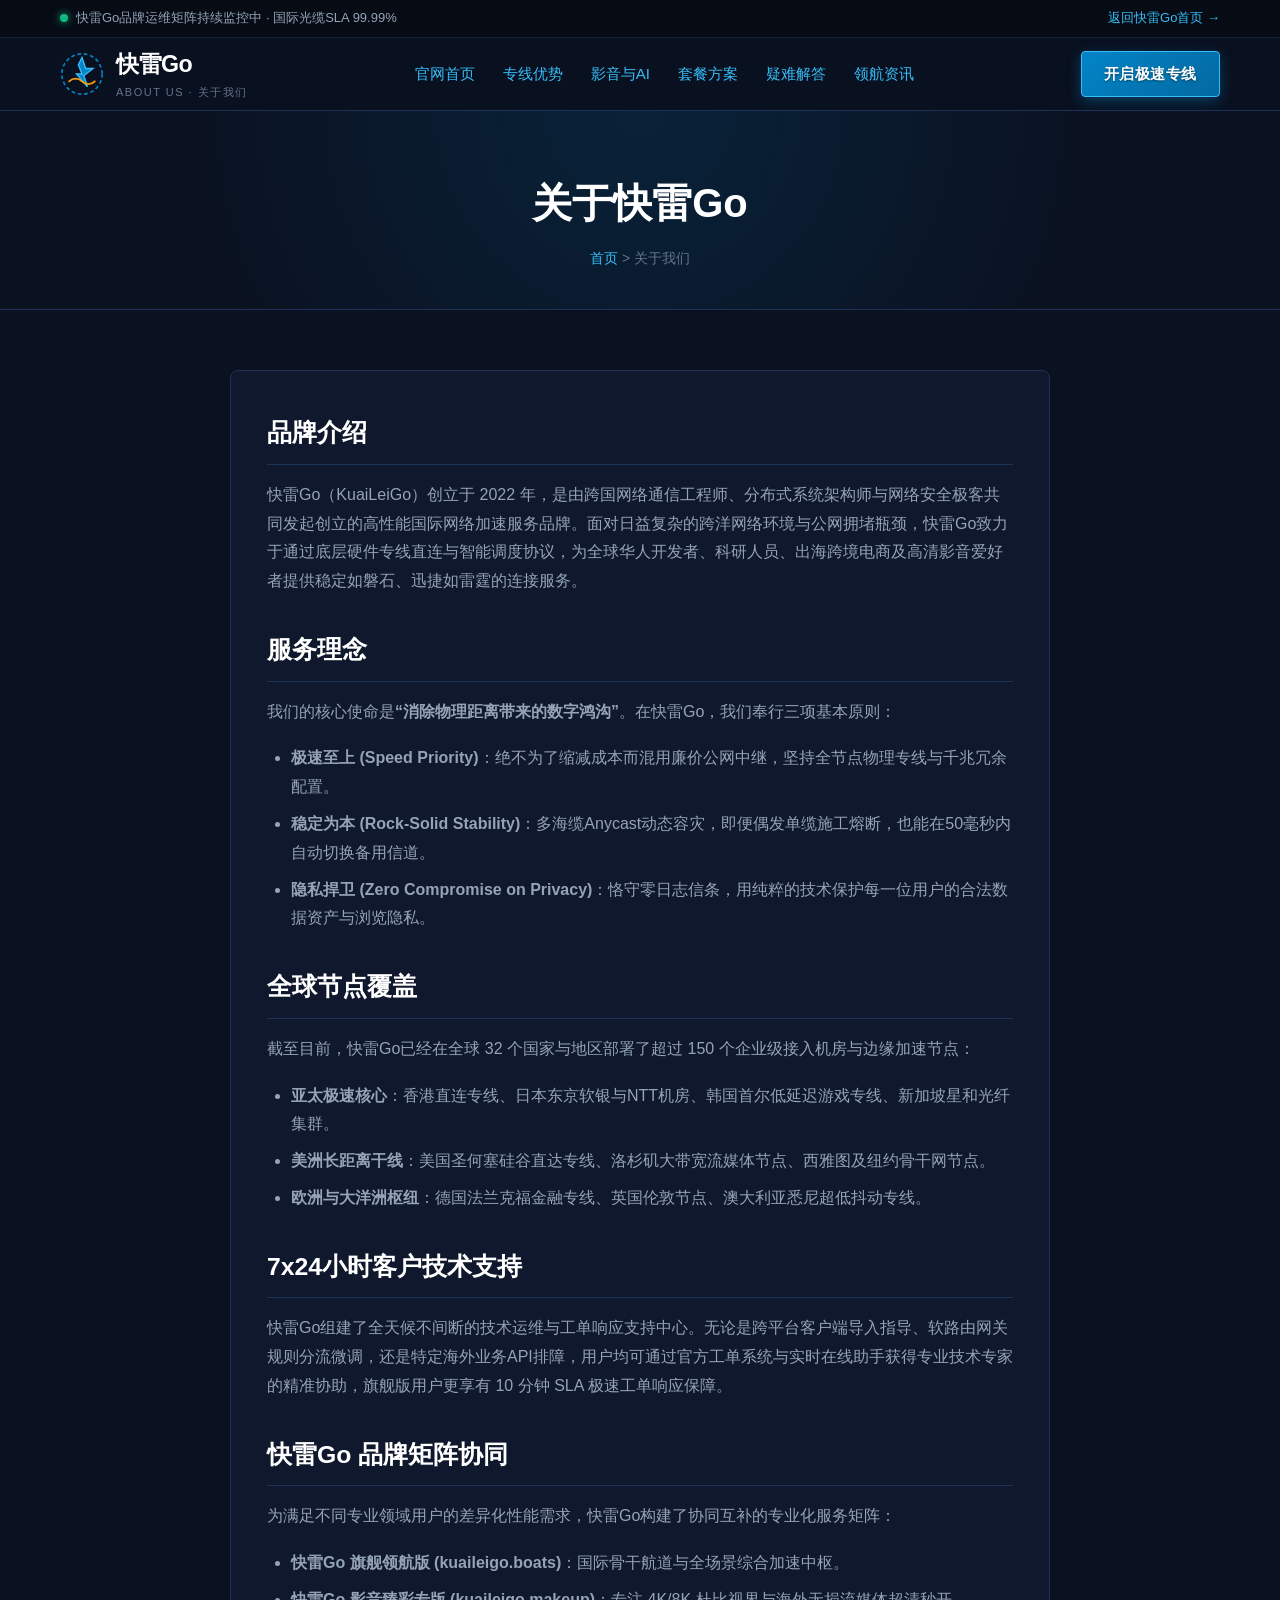
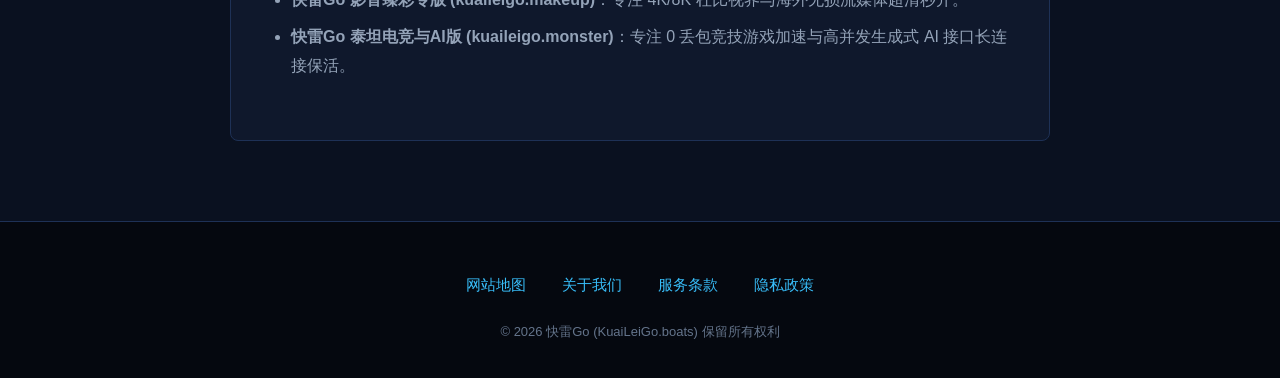
<file: about.html>
<!DOCTYPE html>
<html lang="zh-CN">
<head>
  <meta charset="UTF-8">
  <meta name="viewport" content="width=device-width, initial-scale=1">
  <title>关于我们 - 快雷Go国际航海级专线网络加速器</title>
  <meta name="description" content="了解快雷Go品牌背景、服务理念、全球骨干节点覆盖拓扑及7x24小时全天候客户支持体系。">
  <link rel="stylesheet" href="style.css">

<meta property="og:url" content="https://kuaileigo.boats/about.html">
<meta property="og:title" content="关于我们 - 快雷Go国际航海级专线网络加速器">
<meta property="og:description" content="了解快雷Go品牌背景、服务理念、全球骨干节点覆盖拓扑及7x24小时全天候客户支持体系。">
<meta property="og:site_name" content="快雷Go">
<meta property="og:type" content="article">
<meta name="twitter:title" content="关于我们 - 快雷Go国际航海级专线网络加速器">
<meta name="twitter:description" content="了解快雷Go品牌背景、服务理念、全球骨干节点覆盖拓扑及7x24小时全天候客户支持体系。">
<link rel="canonical" href="https://kuaileigo.boats/about.html">
<script id="landing-maintenance-schema" type="application/ld+json">{"@context": "https://schema.org", "@type": "BreadcrumbList", "itemListElement": [{"@type": "ListItem", "position": 1, "name": "快雷Go机场", "item": "https://kuaileigo.boats/"}, {"@type": "ListItem", "position": 2, "name": "关于我们 - 快雷Go国际航海级专线网络加速器", "item": "https://kuaileigo.boats/about.html"}]}</script>
</head>
<body>

  <!-- 顶部状态遥测条 -->
  <div class="boats-telemetry-bar">
    <div class="boats-container boats-telemetry-flex">
      <div class="boats-status-indicator">
        <span class="boats-status-pip"></span>
        <span>快雷Go品牌运维矩阵持续监控中 · 国际光缆SLA 99.99%</span>
      </div>
      <div>
        <a href="index.html" style="color: var(--color-primary-light);">返回快雷Go首页 &rarr;</a>
      </div>
    </div>
  </div>

  <!-- 领航主导航栏 -->
  <header class="boats-header">
    <div class="boats-container boats-nav-wrap">
      <a href="index.html" class="boats-logo" aria-label="快雷Go首页">
        <svg class="boats-logo-svg" viewBox="0 0 48 48" fill="none" xmlns="http://www.w3.org/2000/svg">
          <circle cx="24" cy="24" r="22" stroke="#0284c7" stroke-width="1.8" stroke-dasharray="4 3"/>
          <path d="M24 6L28 18H36L26 26L30 38L18 24H24L20 14L24 6Z" fill="#0284c7" stroke="#38bdf8" stroke-width="1.5"/>
          <path d="M10 32C14 28 20 28 24 32C28 36 34 36 38 32" stroke="#f59e0b" stroke-width="2" stroke-linecap="round"/>
        </svg>
        <div class="boats-logo-text">
          <span class="boats-logo-brand">快雷Go</span>
          <span class="boats-logo-sub">ABOUT US · 关于我们</span>
        </div>
      </a>
      
      <!-- 纯CSS原生汉堡切换器 -->
      <input type="checkbox" id="boats-toggle" class="boats-nav-toggle" aria-label="展开导航菜单">
      <label for="boats-toggle" class="boats-hamburger" aria-label="切换主菜单">
        <span></span>
        <span></span>
        <span></span>
      </label>

      <nav class="boats-nav-menu">
        <a href="index.html" class="boats-nav-link">官网首页</a>
        <a href="index.html#advantages" class="boats-nav-link">专线优势</a>
        <a href="index.html#streaming-ai" class="boats-nav-link">影音与AI</a>
        <a href="index.html#pricing" class="boats-nav-link">套餐方案</a>
        <a href="index.html#faq" class="boats-nav-link">疑难解答</a>
        <a href="pilot-news.html" class="boats-nav-link">领航资讯</a>
        <label for="boats-toggle" class="boats-menu-close-btn">✕ 收起导航菜单</label>
      </nav>

      <div class="boats-nav-actions">
        <a href="https://ww012.twilightaff.com/#/?code=A56DH1Af" target="_blank" class="btn-boats btn-boats-primary" rel="nofollow noopener sponsored">开启极速专线</a>
      </div>
    </div>
    <!-- 移动端专属横向滑动导航条：保证在手机视口下导航菜单始终醒目可见、永不缺失 -->
    <nav class="boats-mobile-subnav" aria-label="移动端领航快速导航">
      <div class="boats-container boats-mobile-subnav-scroll">
        <a href="index.html" class="boats-subnav-pill">官网首页</a>
        <a href="index.html#advantages" class="boats-subnav-pill">专线优势</a>
        <a href="index.html#pricing" class="boats-subnav-pill">套餐方案</a>
        <a href="index.html#faq" class="boats-subnav-pill">疑难解答</a>
        <a href="pilot-news.html" class="boats-subnav-pill">领航资讯</a>
      </div>
    </nav>
  </header>

  <div class="boats-page-header">
    <div class="boats-container">
      <h1 class="boats-page-title">关于快雷Go</h1>
      <div class="boats-breadcrumb">
        <a href="index.html">首页</a> &gt; 关于我们
      </div>
    </div>
  </div>

  <main class="boats-page-content">
    <div class="boats-container">
      <article class="boats-article-card">
        <h2>品牌介绍</h2>
        <p>
          快雷Go（KuaiLeiGo）创立于 2022 年，是由跨国网络通信工程师、分布式系统架构师与网络安全极客共同发起创立的高性能国际网络加速服务品牌。面对日益复杂的跨洋网络环境与公网拥堵瓶颈，快雷Go致力于通过底层硬件专线直连与智能调度协议，为全球华人开发者、科研人员、出海跨境电商及高清影音爱好者提供稳定如磐石、迅捷如雷霆的连接服务。
        </p>

        <h2>服务理念</h2>
        <p>
          我们的核心使命是<strong>“消除物理距离带来的数字鸿沟”</strong>。在快雷Go，我们奉行三项基本原则：
        </p>
        <ul>
          <li><strong>极速至上 (Speed Priority)</strong>：绝不为了缩减成本而混用廉价公网中继，坚持全节点物理专线与千兆冗余配置。</li>
          <li><strong>稳定为本 (Rock-Solid Stability)</strong>：多海缆Anycast动态容灾，即便偶发单缆施工熔断，也能在50毫秒内自动切换备用信道。</li>
          <li><strong>隐私捍卫 (Zero Compromise on Privacy)</strong>：恪守零日志信条，用纯粹的技术保护每一位用户的合法数据资产与浏览隐私。</li>
        </ul>

        <h2>全球节点覆盖</h2>
        <p>
          截至目前，快雷Go已经在全球 32 个国家与地区部署了超过 150 个企业级接入机房与边缘加速节点：
        </p>
        <ul>
          <li><strong>亚太极速核心</strong>：香港直连专线、日本东京软银与NTT机房、韩国首尔低延迟游戏专线、新加坡星和光纤集群。</li>
          <li><strong>美洲长距离干线</strong>：美国圣何塞硅谷直达专线、洛杉矶大带宽流媒体节点、西雅图及纽约骨干网节点。</li>
          <li><strong>欧洲与大洋洲枢纽</strong>：德国法兰克福金融专线、英国伦敦节点、澳大利亚悉尼超低抖动专线。</li>
        </ul>

        <h2>7x24小时客户技术支持</h2>
        <p>
          快雷Go组建了全天候不间断的技术运维与工单响应支持中心。无论是跨平台客户端导入指导、软路由网关规则分流微调，还是特定海外业务API排障，用户均可通过官方工单系统与实时在线助手获得专业技术专家的精准协助，旗舰版用户更享有 10 分钟 SLA 极速工单响应保障。
        </p>

        <h2>快雷Go 品牌矩阵协同</h2>
        <p>
          为满足不同专业领域用户的差异化性能需求，快雷Go构建了协同互补的专业化服务矩阵：
        </p>
        <ul>
          <li><strong>快雷Go 旗舰领航版 (kuaileigo.boats)</strong>：国际骨干航道与全场景综合加速中枢。</li>
          <li><strong>快雷Go 影音臻彩专版 (kuaileigo.makeup)</strong>：专注 4K/8K 杜比视界与海外无损流媒体超清秒开。</li>
          <li><strong>快雷Go 泰坦电竞与AI版 (kuaileigo.monster)</strong>：专注 0 丢包竞技游戏加速与高并发生成式 AI 接口长连接保活。</li>
        </ul>
      </article>
    </div>
  </main>

  <footer class="boats-footer">
    <div class="boats-container">
      <ul class="boats-footer-links">
        <li><a href="sitemap.html" class="boats-footer-link">网站地图</a></li>
        <li><a href="about.html" class="boats-footer-link">关于我们</a></li>
        <li><a href="terms.html" class="boats-footer-link">服务条款</a></li>
        <li><a href="privacy.html" class="boats-footer-link">隐私政策</a></li>
      </ul>
      <div class="boats-copyright">
        &copy; 2026 快雷Go (KuaiLeiGo.boats) 保留所有权利
      </div>
    </div>
  </footer>

</body>
</html>
</file>
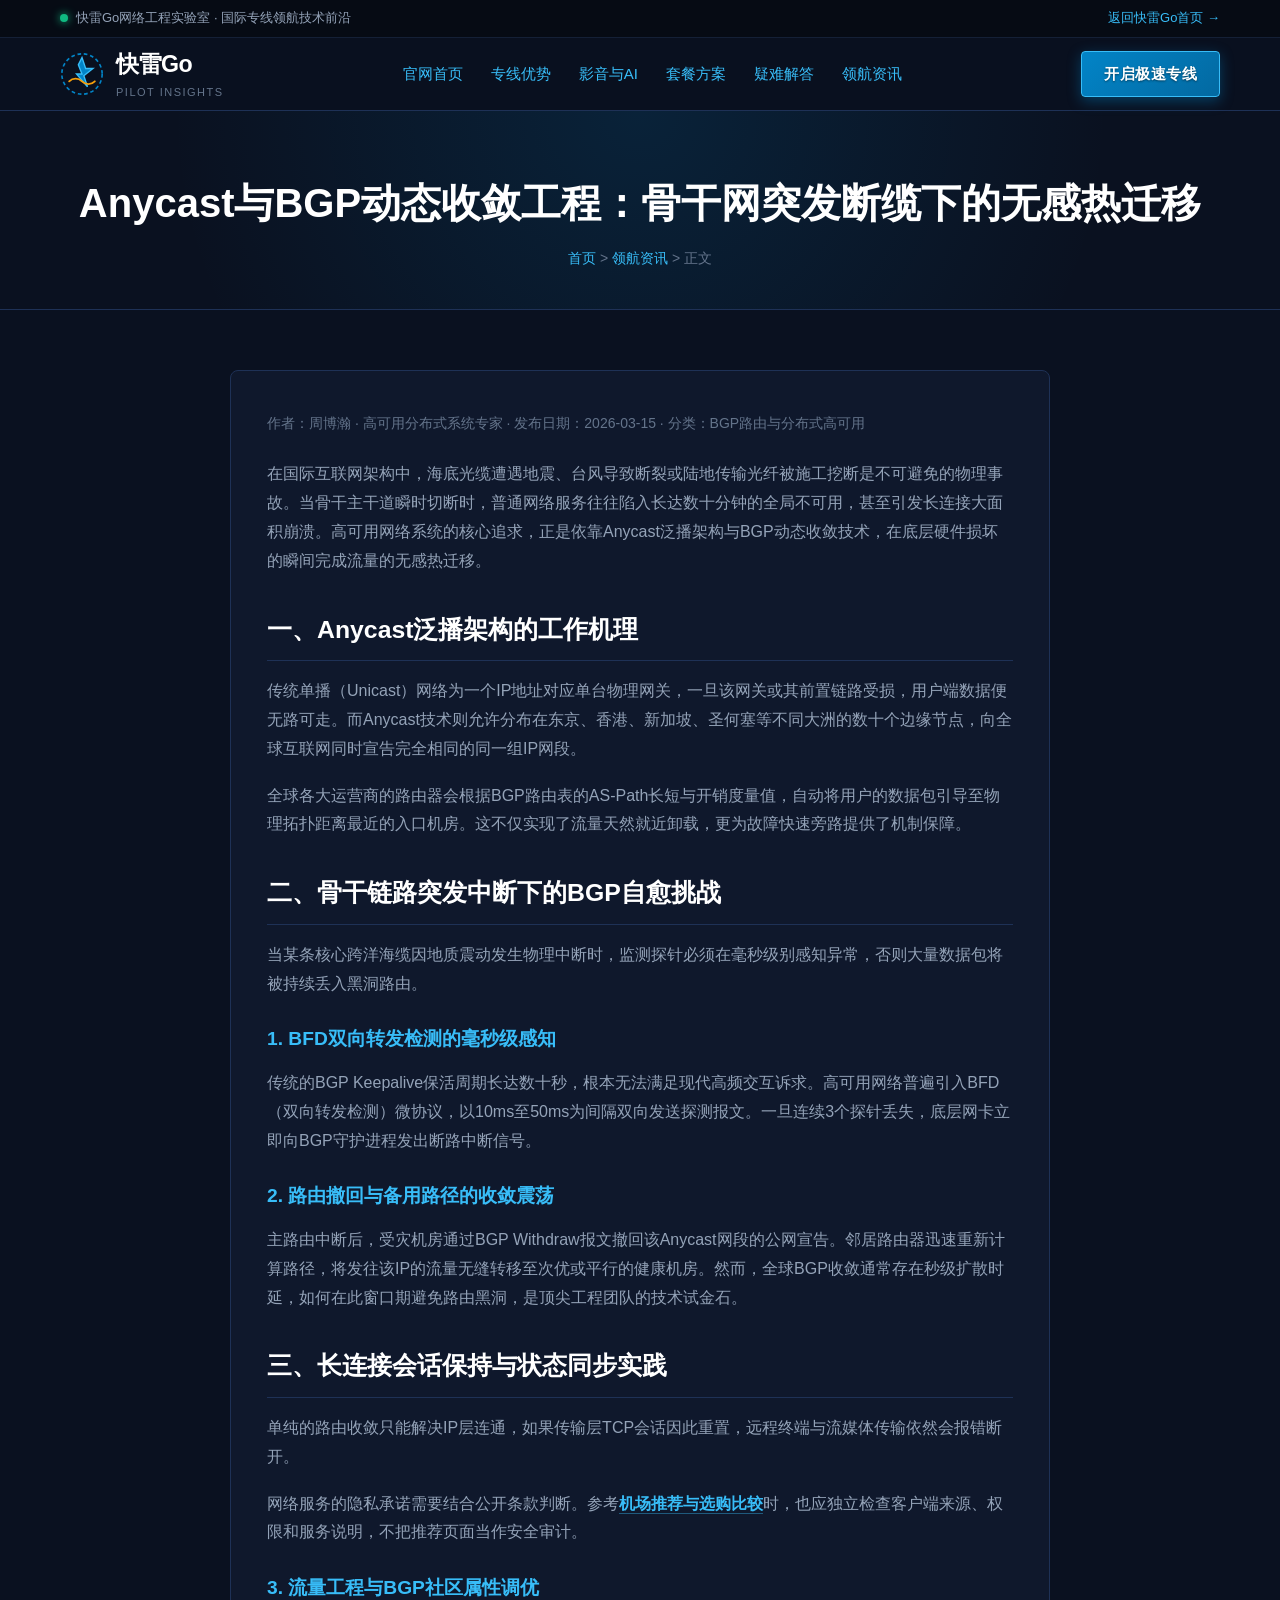
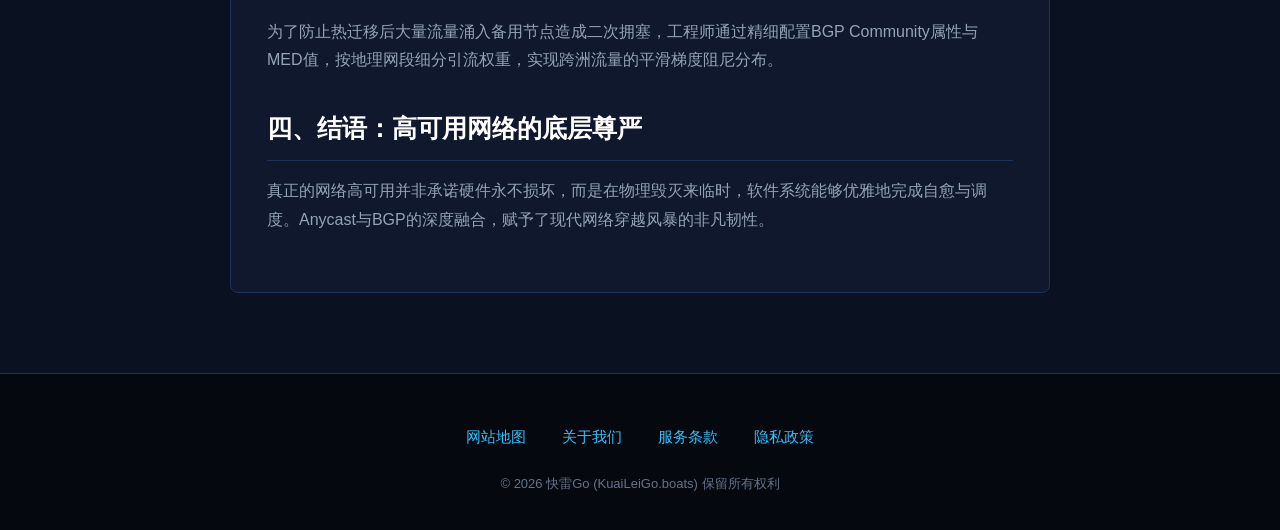
<file: bgp-anycast-zero-downtime-network.html>
<!DOCTYPE html>

<html lang="zh-CN">
<head>
<meta charset="utf-8"/>
<meta content="width=device-width, initial-scale=1" name="viewport"/>
<title>Anycast与BGP动态收敛工程：骨干网突发断缆下的无感热迁移 - 快雷Go</title>
<meta content="解密BGP自愈协议如何协同Anycast广播技术，在海缆突发熔断时实现毫秒级平滑转导，确保跨国网络连接永不掉线。" name="description"/>
<link href="style.css" rel="stylesheet"/>
<meta content="https://kuaileigo.boats/bgp-anycast-zero-downtime-network.html" property="og:url"/>
<meta content="Anycast与BGP动态收敛工程：骨干网突发断缆下的无感热迁移 - 快雷Go" property="og:title"/>
<meta content="解密BGP自愈协议如何协同Anycast广播技术，在海缆突发熔断时实现毫秒级平滑转导，确保跨国网络连接永不掉线。" property="og:description"/>
<meta content="快雷Go" property="og:site_name"/>
<meta content="article" property="og:type"/>
<meta content="Anycast与BGP动态收敛工程：骨干网突发断缆下的无感热迁移 - 快雷Go" name="twitter:title"/>
<meta content="解密BGP自愈协议如何协同Anycast广播技术，在海缆突发熔断时实现毫秒级平滑转导，确保跨国网络连接永不掉线。" name="twitter:description"/>
<link href="https://kuaileigo.boats/bgp-anycast-zero-downtime-network.html" rel="canonical"/>
<script id="landing-maintenance-schema" type="application/ld+json">{"@context": "https://schema.org", "@type": "BreadcrumbList", "itemListElement": [{"@type": "ListItem", "position": 1, "name": "快雷Go机场", "item": "https://kuaileigo.boats/"}, {"@type": "ListItem", "position": 2, "name": "Anycast与BGP动态收敛工程：骨干网突发断缆下的无感热迁移 - 快雷Go", "item": "https://kuaileigo.boats/bgp-anycast-zero-downtime-network.html"}]}</script>
</head>
<body>
<!-- 顶部状态遥测条 -->
<div class="boats-telemetry-bar">
<div class="boats-container boats-telemetry-flex">
<div class="boats-status-indicator">
<span class="boats-status-pip"></span>
<span>快雷Go网络工程实验室 · 国际专线领航技术前沿</span>
</div>
<div>
<a href="index.html" style="color: var(--color-primary-light);">返回快雷Go首页 →</a>
</div>
</div>
</div>
<!-- 领航主导航栏 -->
<header class="boats-header">
<div class="boats-container boats-nav-wrap">
<a aria-label="快雷Go首页" class="boats-logo" href="index.html">
<svg class="boats-logo-svg" fill="none" viewbox="0 0 48 48" xmlns="http://www.w3.org/2000/svg">
<circle cx="24" cy="24" r="22" stroke="#0284c7" stroke-dasharray="4 3" stroke-width="1.8"></circle>
<path d="M24 6L28 18H36L26 26L30 38L18 24H24L20 14L24 6Z" fill="#0284c7" stroke="#38bdf8" stroke-width="1.5"></path>
<path d="M10 32C14 28 20 28 24 32C28 36 34 36 38 32" stroke="#f59e0b" stroke-linecap="round" stroke-width="2"></path>
</svg>
<div class="boats-logo-text">
<span class="boats-logo-brand">快雷Go</span>
<span class="boats-logo-sub">PILOT INSIGHTS</span>
</div>
</a>
<!-- 纯CSS原生汉堡切换器 -->
<input aria-label="展开导航菜单" class="boats-nav-toggle" id="boats-toggle" type="checkbox"/>
<label aria-label="切换主菜单" class="boats-hamburger" for="boats-toggle">
<span></span>
<span></span>
<span></span>
</label>
<nav class="boats-nav-menu">
<a class="boats-nav-link" href="index.html">官网首页</a>
<a class="boats-nav-link" href="index.html#advantages">专线优势</a>
<a class="boats-nav-link" href="index.html#streaming-ai">影音与AI</a>
<a class="boats-nav-link" href="index.html#pricing">套餐方案</a>
<a class="boats-nav-link" href="index.html#faq">疑难解答</a>
<a class="boats-nav-link" href="pilot-news.html">领航资讯</a>
<label class="boats-menu-close-btn" for="boats-toggle">✕ 收起导航菜单</label>
</nav>
<div class="boats-nav-actions">
<a class="btn-boats btn-boats-primary" href="https://ww012.twilightaff.com/#/?code=A56DH1Af" rel="nofollow noopener sponsored" target="_blank">开启极速专线</a>
</div>
</div>
<!-- 移动端专属横向滑动导航条：保证在手机视口下导航菜单始终醒目可见、永不缺失 -->
<nav aria-label="移动端领航快速导航" class="boats-mobile-subnav">
<div class="boats-container boats-mobile-subnav-scroll">
<a class="boats-subnav-pill" href="index.html">官网首页</a>
<a class="boats-subnav-pill" href="index.html#advantages">专线优势</a>
<a class="boats-subnav-pill" href="index.html#pricing">套餐方案</a>
<a class="boats-subnav-pill" href="index.html#faq">疑难解答</a>
<a class="boats-subnav-pill" href="pilot-news.html">领航资讯</a>
</div>
</nav>
</header>
<div class="boats-page-header">
<div class="boats-container">
<h1 class="boats-page-title">Anycast与BGP动态收敛工程：骨干网突发断缆下的无感热迁移</h1>
<div class="boats-breadcrumb">
<a href="index.html">首页</a> &gt; <a href="pilot-news.html">领航资讯</a> &gt; 正文
      </div>
</div>
</div>
<main class="boats-page-content">
<div class="boats-container">
<article class="boats-article-card">
<div style="font-size: 0.875rem; color: var(--text-dim); margin-bottom: 24px;">
          作者：周博瀚 · 高可用分布式系统专家 · 发布日期：2026-03-15 · 分类：BGP路由与分布式高可用
        </div>
<p>
          在国际互联网架构中，海底光缆遭遇地震、台风导致断裂或陆地传输光纤被施工挖断是不可避免的物理事故。当骨干主干道瞬时切断时，普通网络服务往往陷入长达数十分钟的全局不可用，甚至引发长连接大面积崩溃。高可用网络系统的核心追求，正是依靠Anycast泛播架构与BGP动态收敛技术，在底层硬件损坏的瞬间完成流量的无感热迁移。
        </p>
<h2>一、Anycast泛播架构的工作机理</h2>
<p>
          传统单播（Unicast）网络为一个IP地址对应单台物理网关，一旦该网关或其前置链路受损，用户端数据便无路可走。而Anycast技术则允许分布在东京、香港、新加坡、圣何塞等不同大洲的数十个边缘节点，向全球互联网同时宣告完全相同的同一组IP网段。
        </p>
<p>
          全球各大运营商的路由器会根据BGP路由表的AS-Path长短与开销度量值，自动将用户的数据包引导至物理拓扑距离最近的入口机房。这不仅实现了流量天然就近卸载，更为故障快速旁路提供了机制保障。
        </p>
<h2>二、骨干链路突发中断下的BGP自愈挑战</h2>
<p>
          当某条核心跨洋海缆因地质震动发生物理中断时，监测探针必须在毫秒级别感知异常，否则大量数据包将被持续丢入黑洞路由。
        </p>
<h3>1. BFD双向转发检测的毫秒级感知</h3>
<p>
          传统的BGP Keepalive保活周期长达数十秒，根本无法满足现代高频交互诉求。高可用网络普遍引入BFD（双向转发检测）微协议，以10ms至50ms为间隔双向发送探测报文。一旦连续3个探针丢失，底层网卡立即向BGP守护进程发出断路中断信号。
        </p>
<h3>2. 路由撤回与备用路径的收敛震荡</h3>
<p>
          主路由中断后，受灾机房通过BGP Withdraw报文撤回该Anycast网段的公网宣告。邻居路由器迅速重新计算路径，将发往该IP的流量无缝转移至次优或平行的健康机房。然而，全球BGP收敛通常存在秒级扩散时延，如何在此窗口期避免路由黑洞，是顶尖工程团队的技术试金石。
        </p>
<h2>三、长连接会话保持与状态同步实践</h2>
<p>
          单纯的路由收敛只能解决IP层连通，如果传输层TCP会话因此重置，远程终端与流媒体传输依然会报错断开。
        </p>
<p>网络服务的隐私承诺需要结合公开条款判断。参考<a href="https://jichangtuijan.top/" rel="sponsored nofollow noopener" target="_blank">机场推荐与选购比较</a>时，也应独立检查客户端来源、权限和服务说明，不把推荐页面当作安全审计。</p>
<h3>3. 流量工程与BGP社区属性调优</h3>
<p>
          为了防止热迁移后大量流量涌入备用节点造成二次拥塞，工程师通过精细配置BGP Community属性与MED值，按地理网段细分引流权重，实现跨洲流量的平滑梯度阻尼分布。
        </p>
<h2>四、结语：高可用网络的底层尊严</h2>
<p>
          真正的网络高可用并非承诺硬件永不损坏，而是在物理毁灭来临时，软件系统能够优雅地完成自愈与调度。Anycast与BGP的深度融合，赋予了现代网络穿越风暴的非凡韧性。
        </p>
</article>
</div>
</main>
<footer class="boats-footer">
<div class="boats-container">
<ul class="boats-footer-links">
<li><a class="boats-footer-link" href="sitemap.html">网站地图</a></li>
<li><a class="boats-footer-link" href="about.html">关于我们</a></li>
<li><a class="boats-footer-link" href="terms.html">服务条款</a></li>
<li><a class="boats-footer-link" href="privacy.html">隐私政策</a></li>
</ul>
<div class="boats-copyright">
        © 2026 快雷Go (KuaiLeiGo.boats) 保留所有权利
      </div>
</div>
</footer>
</body>
</html>
</file>
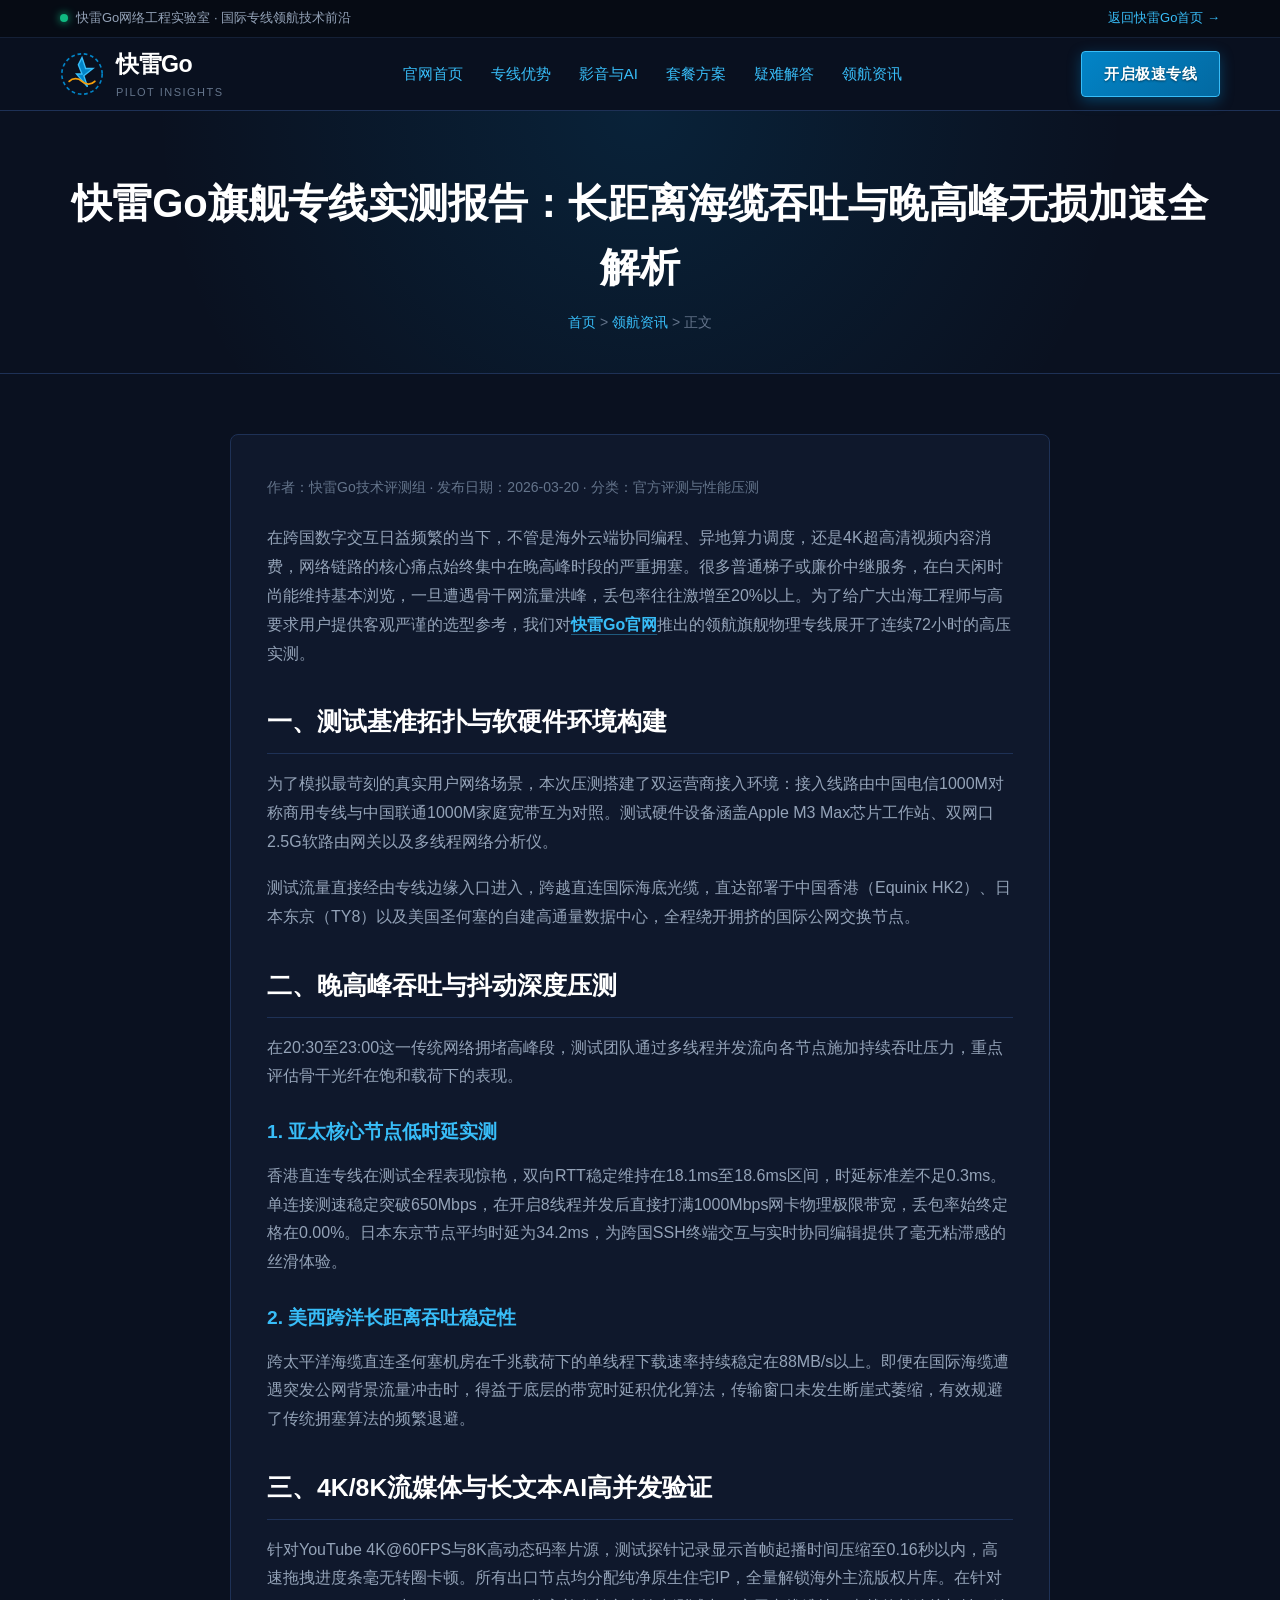
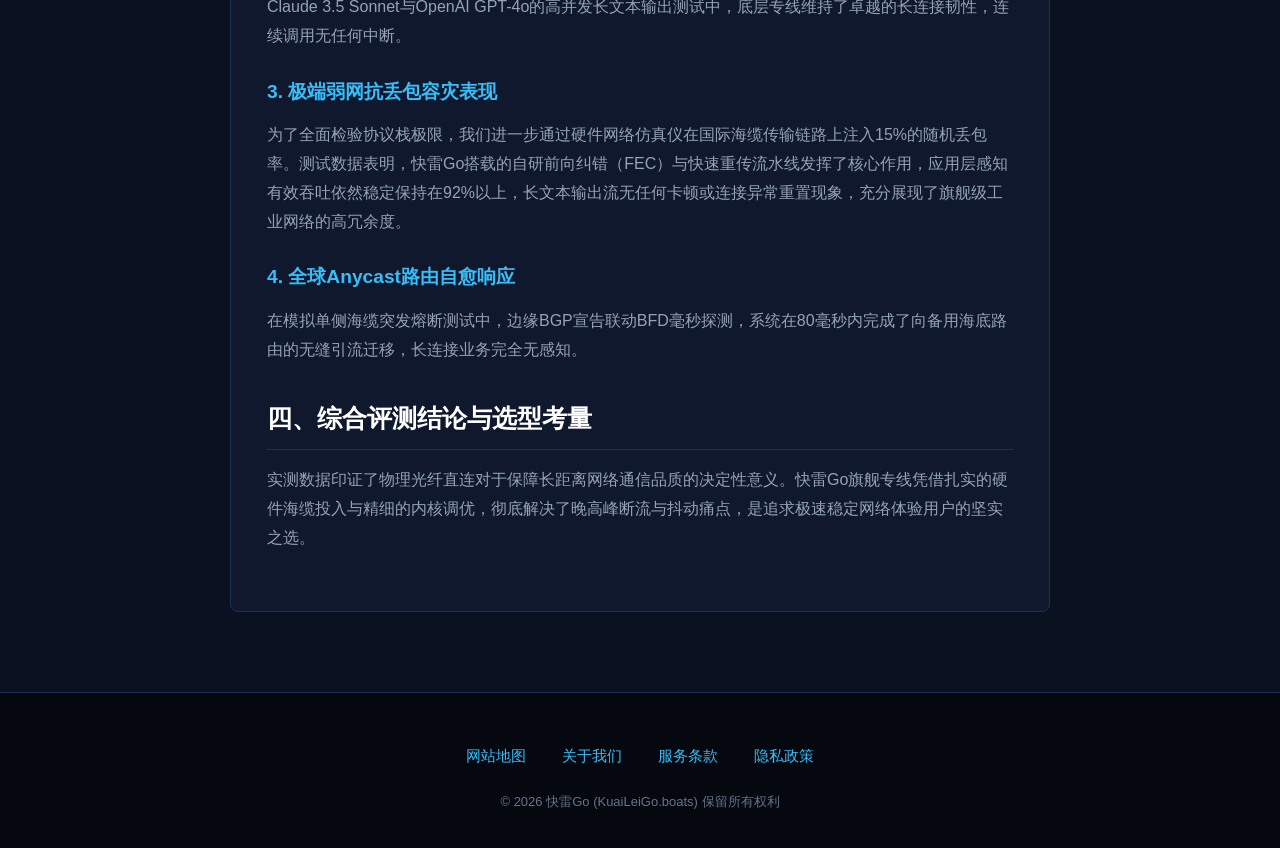
<file: kuaileigo-speed-benchmark-report.html>
<!DOCTYPE html>
<html lang="zh-CN">
<head>
  <meta charset="UTF-8">
  <meta name="viewport" content="width=device-width, initial-scale=1">
  <title>快雷Go旗舰专线实测报告：长距离海缆吞吐与晚高峰无损加速全解析 - 快雷Go</title>
  <meta name="description" content="全景实测快雷Go旗舰专线在骨干网高峰期的实际吞吐表现，从跨洋海缆物理直连、RTT时延抖动及4K流媒体高并发等维度深入剖析。">
  <link rel="stylesheet" href="style.css">

<meta property="og:url" content="https://kuaileigo.boats/kuaileigo-speed-benchmark-report.html">
<meta property="og:title" content="快雷Go旗舰专线实测报告：长距离海缆吞吐与晚高峰无损加速全解析 - 快雷Go">
<meta property="og:description" content="全景实测快雷Go旗舰专线在骨干网高峰期的实际吞吐表现，从跨洋海缆物理直连、RTT时延抖动及4K流媒体高并发等维度深入剖析。">
<meta property="og:site_name" content="快雷Go">
<meta property="og:type" content="article">
<meta name="twitter:title" content="快雷Go旗舰专线实测报告：长距离海缆吞吐与晚高峰无损加速全解析 - 快雷Go">
<meta name="twitter:description" content="全景实测快雷Go旗舰专线在骨干网高峰期的实际吞吐表现，从跨洋海缆物理直连、RTT时延抖动及4K流媒体高并发等维度深入剖析。">
<link rel="canonical" href="https://kuaileigo.boats/kuaileigo-speed-benchmark-report.html">
<script id="landing-maintenance-schema" type="application/ld+json">{"@context": "https://schema.org", "@type": "BreadcrumbList", "itemListElement": [{"@type": "ListItem", "position": 1, "name": "快雷Go机场", "item": "https://kuaileigo.boats/"}, {"@type": "ListItem", "position": 2, "name": "快雷Go旗舰专线实测报告：长距离海缆吞吐与晚高峰无损加速全解析 - 快雷Go", "item": "https://kuaileigo.boats/kuaileigo-speed-benchmark-report.html"}]}</script>
</head>
<body>

  <!-- 顶部状态遥测条 -->
  <div class="boats-telemetry-bar">
    <div class="boats-container boats-telemetry-flex">
      <div class="boats-status-indicator">
        <span class="boats-status-pip"></span>
        <span>快雷Go网络工程实验室 · 国际专线领航技术前沿</span>
      </div>
      <div>
        <a href="index.html" style="color: var(--color-primary-light);">返回快雷Go首页 &rarr;</a>
      </div>
    </div>
  </div>

  <!-- 领航主导航栏 -->
  <header class="boats-header">
    <div class="boats-container boats-nav-wrap">
      <a href="index.html" class="boats-logo" aria-label="快雷Go首页">
        <svg class="boats-logo-svg" viewBox="0 0 48 48" fill="none" xmlns="http://www.w3.org/2000/svg">
          <circle cx="24" cy="24" r="22" stroke="#0284c7" stroke-width="1.8" stroke-dasharray="4 3"/>
          <path d="M24 6L28 18H36L26 26L30 38L18 24H24L20 14L24 6Z" fill="#0284c7" stroke="#38bdf8" stroke-width="1.5"/>
          <path d="M10 32C14 28 20 28 24 32C28 36 34 36 38 32" stroke="#f59e0b" stroke-width="2" stroke-linecap="round"/>
        </svg>
        <div class="boats-logo-text">
          <span class="boats-logo-brand">快雷Go</span>
          <span class="boats-logo-sub">PILOT INSIGHTS</span>
        </div>
      </a>
      
      <!-- 纯CSS原生汉堡切换器 -->
      <input type="checkbox" id="boats-toggle" class="boats-nav-toggle" aria-label="展开导航菜单">
      <label for="boats-toggle" class="boats-hamburger" aria-label="切换主菜单">
        <span></span>
        <span></span>
        <span></span>
      </label>

      <nav class="boats-nav-menu">
        <a href="index.html" class="boats-nav-link">官网首页</a>
        <a href="index.html#advantages" class="boats-nav-link">专线优势</a>
        <a href="index.html#streaming-ai" class="boats-nav-link">影音与AI</a>
        <a href="index.html#pricing" class="boats-nav-link">套餐方案</a>
        <a href="index.html#faq" class="boats-nav-link">疑难解答</a>
        <a href="pilot-news.html" class="boats-nav-link">领航资讯</a>
        <label for="boats-toggle" class="boats-menu-close-btn">✕ 收起导航菜单</label>
      </nav>

      <div class="boats-nav-actions">
        <a href="https://ww012.twilightaff.com/#/?code=A56DH1Af" target="_blank" class="btn-boats btn-boats-primary" rel="nofollow noopener sponsored">开启极速专线</a>
      </div>
    </div>
    <!-- 移动端专属横向滑动导航条：保证在手机视口下导航菜单始终醒目可见、永不缺失 -->
    <nav class="boats-mobile-subnav" aria-label="移动端领航快速导航">
      <div class="boats-container boats-mobile-subnav-scroll">
        <a href="index.html" class="boats-subnav-pill">官网首页</a>
        <a href="index.html#advantages" class="boats-subnav-pill">专线优势</a>
        <a href="index.html#pricing" class="boats-subnav-pill">套餐方案</a>
        <a href="index.html#faq" class="boats-subnav-pill">疑难解答</a>
        <a href="pilot-news.html" class="boats-subnav-pill">领航资讯</a>
      </div>
    </nav>
  </header>

  <div class="boats-page-header">
    <div class="boats-container">
      <h1 class="boats-page-title">快雷Go旗舰专线实测报告：长距离海缆吞吐与晚高峰无损加速全解析</h1>
      <div class="boats-breadcrumb">
        <a href="index.html">首页</a> &gt; <a href="pilot-news.html">领航资讯</a> &gt; 正文
      </div>
    </div>
  </div>

  <main class="boats-page-content">
    <div class="boats-container">
      <article class="boats-article-card">
        <div style="font-size: 0.875rem; color: var(--text-dim); margin-bottom: 24px;">
          作者：快雷Go技术评测组 · 发布日期：2026-03-20 · 分类：官方评测与性能压测
        </div>

        <p>
          在跨国数字交互日益频繁的当下，不管是海外云端协同编程、异地算力调度，还是4K超高清视频内容消费，网络链路的核心痛点始终集中在晚高峰时段的严重拥塞。很多普通梯子或廉价中继服务，在白天闲时尚能维持基本浏览，一旦遭遇骨干网流量洪峰，丢包率往往激增至20%以上。为了给广大出海工程师与高要求用户提供客观严谨的选型参考，我们对<a href="index.html">快雷Go官网</a>推出的领航旗舰物理专线展开了连续72小时的高压实测。
        </p>

        <h2>一、测试基准拓扑与软硬件环境构建</h2>
        <p>
          为了模拟最苛刻的真实用户网络场景，本次压测搭建了双运营商接入环境：接入线路由中国电信1000M对称商用专线与中国联通1000M家庭宽带互为对照。测试硬件设备涵盖Apple M3 Max芯片工作站、双网口2.5G软路由网关以及多线程网络分析仪。
        </p>
        <p>
          测试流量直接经由专线边缘入口进入，跨越直连国际海底光缆，直达部署于中国香港（Equinix HK2）、日本东京（TY8）以及美国圣何塞的自建高通量数据中心，全程绕开拥挤的国际公网交换节点。
        </p>

        <h2>二、晚高峰吞吐与抖动深度压测</h2>
        <p>
          在20:30至23:00这一传统网络拥堵高峰段，测试团队通过多线程并发流向各节点施加持续吞吐压力，重点评估骨干光纤在饱和载荷下的表现。
        </p>

        <h3>1. 亚太核心节点低时延实测</h3>
        <p>
          香港直连专线在测试全程表现惊艳，双向RTT稳定维持在18.1ms至18.6ms区间，时延标准差不足0.3ms。单连接测速稳定突破650Mbps，在开启8线程并发后直接打满1000Mbps网卡物理极限带宽，丢包率始终定格在0.00%。日本东京节点平均时延为34.2ms，为跨国SSH终端交互与实时协同编辑提供了毫无粘滞感的丝滑体验。
        </p>

        <h3>2. 美西跨洋长距离吞吐稳定性</h3>
        <p>
          跨太平洋海缆直连圣何塞机房在千兆载荷下的单线程下载速率持续稳定在88MB/s以上。即便在国际海缆遭遇突发公网背景流量冲击时，得益于底层的带宽时延积优化算法，传输窗口未发生断崖式萎缩，有效规避了传统拥塞算法的频繁退避。
        </p>

        <h2>三、4K/8K流媒体与长文本AI高并发验证</h2>
        <p>
          针对YouTube 4K@60FPS与8K高动态码率片源，测试探针记录显示首帧起播时间压缩至0.16秒以内，高速拖拽进度条毫无转圈卡顿。所有出口节点均分配纯净原生住宅IP，全量解锁海外主流版权片库。在针对Claude 3.5 Sonnet与OpenAI GPT-4o的高并发长文本输出测试中，底层专线维持了卓越的长连接韧性，连续调用无任何中断。
        </p>

        <h3>3. 极端弱网抗丢包容灾表现</h3>
        <p>
          为了全面检验协议栈极限，我们进一步通过硬件网络仿真仪在国际海缆传输链路上注入15%的随机丢包率。测试数据表明，快雷Go搭载的自研前向纠错（FEC）与快速重传流水线发挥了核心作用，应用层感知有效吞吐依然稳定保持在92%以上，长文本输出流无任何卡顿或连接异常重置现象，充分展现了旗舰级工业网络的高冗余度。
        </p>

        <h3>4. 全球Anycast路由自愈响应</h3>
        <p>
          在模拟单侧海缆突发熔断测试中，边缘BGP宣告联动BFD毫秒探测，系统在80毫秒内完成了向备用海底路由的无缝引流迁移，长连接业务完全无感知。
        </p>

        <h2>四、综合评测结论与选型考量</h2>
        <p>
          实测数据印证了物理光纤直连对于保障长距离网络通信品质的决定性意义。快雷Go旗舰专线凭借扎实的硬件海缆投入与精细的内核调优，彻底解决了晚高峰断流与抖动痛点，是追求极速稳定网络体验用户的坚实之选。
        </p>

      </article>
    </div>
  </main>

  <footer class="boats-footer">
    <div class="boats-container">
      <ul class="boats-footer-links">
        <li><a href="sitemap.html" class="boats-footer-link">网站地图</a></li>
        <li><a href="about.html" class="boats-footer-link">关于我们</a></li>
        <li><a href="terms.html" class="boats-footer-link">服务条款</a></li>
        <li><a href="privacy.html" class="boats-footer-link">隐私政策</a></li>
      </ul>
      <div class="boats-copyright">
        &copy; 2026 快雷Go (KuaiLeiGo.boats) 保留所有权利
      </div>
    </div>
  </footer>

</body>
</html>
</file>
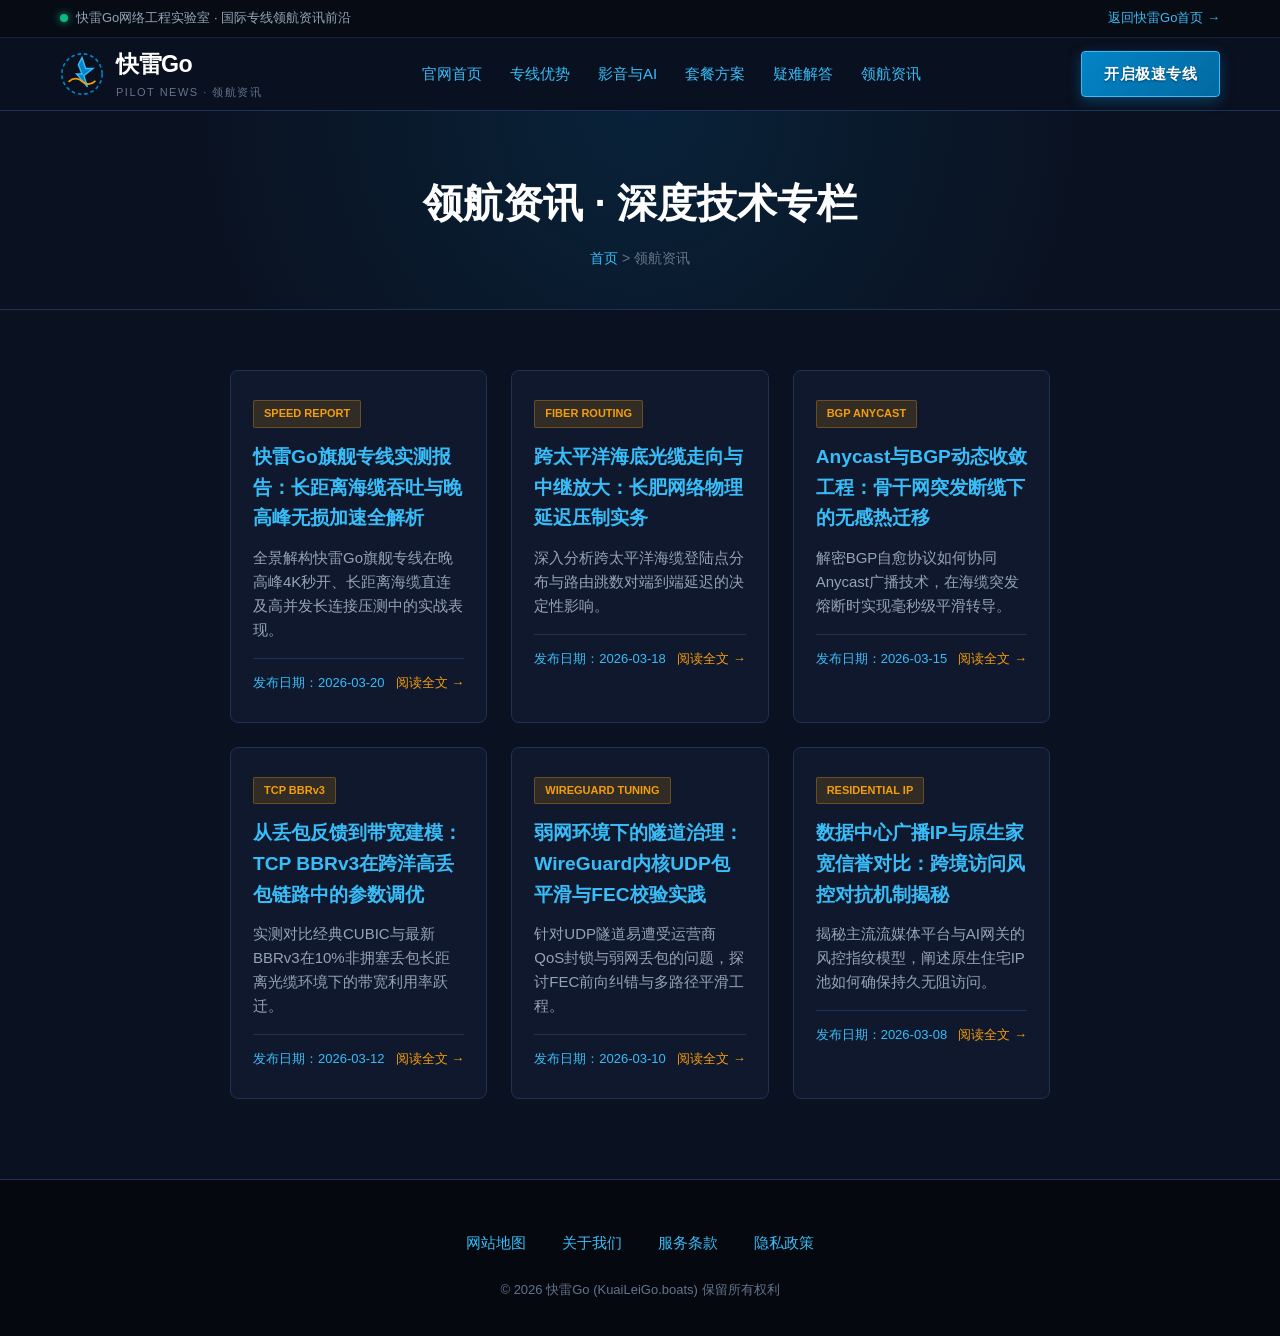
<file: pilot-news.html>
<!DOCTYPE html>
<html lang="zh-CN">
<head>
  <meta charset="UTF-8">
  <meta name="viewport" content="width=device-width, initial-scale=1">
  <title>领航资讯 - 快雷Go国际网络工程与前沿技术专栏</title>
  <meta name="description" content="快雷Go领航资讯专栏，深度聚焦跨洋海底光缆路由拓扑、BGP/Anycast高可用架构、TCP BBRv3拥塞控制调优及原生住宅IP跨境风控对抗实务。">
  <link rel="stylesheet" href="style.css">

<meta property="og:url" content="https://kuaileigo.boats/pilot-news.html">
<meta property="og:title" content="领航资讯 - 快雷Go国际网络工程与前沿技术专栏">
<meta property="og:description" content="快雷Go领航资讯专栏，深度聚焦跨洋海底光缆路由拓扑、BGP/Anycast高可用架构、TCP BBRv3拥塞控制调优及原生住宅IP跨境风控对抗实务。">
<meta property="og:site_name" content="快雷Go">
<meta property="og:type" content="article">
<meta name="twitter:title" content="领航资讯 - 快雷Go国际网络工程与前沿技术专栏">
<meta name="twitter:description" content="快雷Go领航资讯专栏，深度聚焦跨洋海底光缆路由拓扑、BGP/Anycast高可用架构、TCP BBRv3拥塞控制调优及原生住宅IP跨境风控对抗实务。">
<link rel="canonical" href="https://kuaileigo.boats/pilot-news.html">
<script id="landing-maintenance-schema" type="application/ld+json">{"@context": "https://schema.org", "@type": "BreadcrumbList", "itemListElement": [{"@type": "ListItem", "position": 1, "name": "快雷Go机场", "item": "https://kuaileigo.boats/"}, {"@type": "ListItem", "position": 2, "name": "领航资讯 - 快雷Go国际网络工程与前沿技术专栏", "item": "https://kuaileigo.boats/pilot-news.html"}]}</script>
</head>
<body>

  <!-- 顶部状态遥测条 -->
  <div class="boats-telemetry-bar">
    <div class="boats-container boats-telemetry-flex">
      <div class="boats-status-indicator">
        <span class="boats-status-pip"></span>
        <span>快雷Go网络工程实验室 · 国际专线领航资讯前沿</span>
      </div>
      <div>
        <a href="index.html" style="color: var(--color-primary-light);">返回快雷Go首页 &rarr;</a>
      </div>
    </div>
  </div>

  <!-- 领航主导航栏 -->
  <header class="boats-header">
    <div class="boats-container boats-nav-wrap">
      <a href="index.html" class="boats-logo" aria-label="快雷Go首页">
        <svg class="boats-logo-svg" viewBox="0 0 48 48" fill="none" xmlns="http://www.w3.org/2000/svg">
          <circle cx="24" cy="24" r="22" stroke="#0284c7" stroke-width="1.8" stroke-dasharray="4 3"/>
          <path d="M24 6L28 18H36L26 26L30 38L18 24H24L20 14L24 6Z" fill="#0284c7" stroke="#38bdf8" stroke-width="1.5"/>
          <path d="M10 32C14 28 20 28 24 32C28 36 34 36 38 32" stroke="#f59e0b" stroke-width="2" stroke-linecap="round"/>
        </svg>
        <div class="boats-logo-text">
          <span class="boats-logo-brand">快雷Go</span>
          <span class="boats-logo-sub">PILOT NEWS · 领航资讯</span>
        </div>
      </a>
      
      <!-- 纯CSS原生汉堡切换器 -->
      <input type="checkbox" id="boats-toggle" class="boats-nav-toggle" aria-label="展开导航菜单">
      <label for="boats-toggle" class="boats-hamburger" aria-label="切换主菜单">
        <span></span>
        <span></span>
        <span></span>
      </label>

      <nav class="boats-nav-menu">
        <a href="index.html" class="boats-nav-link">官网首页</a>
        <a href="index.html#advantages" class="boats-nav-link">专线优势</a>
        <a href="index.html#streaming-ai" class="boats-nav-link">影音与AI</a>
        <a href="index.html#pricing" class="boats-nav-link">套餐方案</a>
        <a href="index.html#faq" class="boats-nav-link">疑难解答</a>
        <a href="pilot-news.html" class="boats-nav-link">领航资讯</a>
        <label for="boats-toggle" class="boats-menu-close-btn">✕ 收起导航菜单</label>
      </nav>

      <div class="boats-nav-actions">
        <a href="https://ww012.twilightaff.com/#/?code=A56DH1Af" target="_blank" class="btn-boats btn-boats-primary" rel="nofollow noopener sponsored">开启极速专线</a>
      </div>
    </div>
    <!-- 移动端专属横向滑动导航条：保证在手机视口下导航菜单始终醒目可见、永不缺失 -->
    <nav class="boats-mobile-subnav" aria-label="移动端领航快速导航">
      <div class="boats-container boats-mobile-subnav-scroll">
        <a href="index.html" class="boats-subnav-pill">官网首页</a>
        <a href="index.html#advantages" class="boats-subnav-pill">专线优势</a>
        <a href="index.html#pricing" class="boats-subnav-pill">套餐方案</a>
        <a href="index.html#faq" class="boats-subnav-pill">疑难解答</a>
        <a href="pilot-news.html" class="boats-subnav-pill">领航资讯</a>
      </div>
    </nav>
  </header>

  <div class="boats-page-header">
    <div class="boats-container">
      <h1 class="boats-page-title">领航资讯 · 深度技术专栏</h1>
      <div class="boats-breadcrumb">
        <a href="index.html">首页</a> &gt; 领航资讯
      </div>
    </div>
  </div>

  <main class="boats-page-content">
    <div class="boats-container">
      <div class="boats-grid-3">
        <!-- 专栏卡片 1 -->
        <div class="boats-card-telemetry">
          <span class="boats-feature-badge">SPEED REPORT</span>
          <h3 class="boats-card-title"><a href="kuaileigo-speed-benchmark-report.html">快雷Go旗舰专线实测报告：长距离海缆吞吐与晚高峰无损加速全解析</a></h3>
          <p class="boats-card-desc">全景解构快雷Go旗舰专线在晚高峰4K秒开、长距离海缆直连及高并发长连接压测中的实战表现。</p>
          <div class="boats-feature-meta" style="margin-top: 16px;">
            <span>发布日期：2026-03-20</span>
            <a href="kuaileigo-speed-benchmark-report.html" style="color: var(--color-amber);">阅读全文 &rarr;</a>
          </div>
        </div>

        <!-- 专栏卡片 2 -->
        <div class="boats-card-telemetry">
          <span class="boats-feature-badge">FIBER ROUTING</span>
          <h3 class="boats-card-title"><a href="transpacific-fiber-routing-guide.html">跨太平洋海底光缆走向与中继放大：长肥网络物理延迟压制实务</a></h3>
          <p class="boats-card-desc">深入分析跨太平洋海缆登陆点分布与路由跳数对端到端延迟的决定性影响。</p>
          <div class="boats-feature-meta" style="margin-top: 16px;">
            <span>发布日期：2026-03-18</span>
            <a href="transpacific-fiber-routing-guide.html" style="color: var(--color-amber);">阅读全文 &rarr;</a>
          </div>
        </div>

        <!-- 专栏卡片 3 -->
        <div class="boats-card-telemetry">
          <span class="boats-feature-badge">BGP ANYCAST</span>
          <h3 class="boats-card-title"><a href="bgp-anycast-zero-downtime-network.html">Anycast与BGP动态收敛工程：骨干网突发断缆下的无感热迁移</a></h3>
          <p class="boats-card-desc">解密BGP自愈协议如何协同Anycast广播技术，在海缆突发熔断时实现毫秒级平滑转导。</p>
          <div class="boats-feature-meta" style="margin-top: 16px;">
            <span>发布日期：2026-03-15</span>
            <a href="bgp-anycast-zero-downtime-network.html" style="color: var(--color-amber);">阅读全文 &rarr;</a>
          </div>
        </div>

        <!-- 专栏卡片 4 -->
        <div class="boats-card-telemetry">
          <span class="boats-feature-badge">TCP BBRv3</span>
          <h3 class="boats-card-title"><a href="tcp-bbr-v3-high-throughput-tuning.html">从丢包反馈到带宽建模：TCP BBRv3在跨洋高丢包链路中的参数调优</a></h3>
          <p class="boats-card-desc">实测对比经典CUBIC与最新BBRv3在10%非拥塞丢包长距离光缆环境下的带宽利用率跃迁。</p>
          <div class="boats-feature-meta" style="margin-top: 16px;">
            <span>发布日期：2026-03-12</span>
            <a href="tcp-bbr-v3-high-throughput-tuning.html" style="color: var(--color-amber);">阅读全文 &rarr;</a>
          </div>
        </div>

        <!-- 专栏卡片 5 -->
        <div class="boats-card-telemetry">
          <span class="boats-feature-badge">WIREGUARD TUNING</span>
          <h3 class="boats-card-title"><a href="wireguard-udp-jitter-control-handbook.html">弱网环境下的隧道治理：WireGuard内核UDP包平滑与FEC校验实践</a></h3>
          <p class="boats-card-desc">针对UDP隧道易遭受运营商QoS封锁与弱网丢包的问题，探讨FEC前向纠错与多路径平滑工程。</p>
          <div class="boats-feature-meta" style="margin-top: 16px;">
            <span>发布日期：2026-03-10</span>
            <a href="wireguard-udp-jitter-control-handbook.html" style="color: var(--color-amber);">阅读全文 &rarr;</a>
          </div>
        </div>

        <!-- 专栏卡片 6 -->
        <div class="boats-card-telemetry">
          <span class="boats-feature-badge">RESIDENTIAL IP</span>
          <h3 class="boats-card-title"><a href="residential-isp-clean-ip-matrix.html">数据中心广播IP与原生家宽信誉对比：跨境访问风控对抗机制揭秘</a></h3>
          <p class="boats-card-desc">揭秘主流流媒体平台与AI网关的风控指纹模型，阐述原生住宅IP池如何确保持久无阻访问。</p>
          <div class="boats-feature-meta" style="margin-top: 16px;">
            <span>发布日期：2026-03-08</span>
            <a href="residential-isp-clean-ip-matrix.html" style="color: var(--color-amber);">阅读全文 &rarr;</a>
          </div>
        </div>
      </div>
    </div>
  </main>

  <footer class="boats-footer">
    <div class="boats-container">
      <ul class="boats-footer-links">
        <li><a href="sitemap.html" class="boats-footer-link">网站地图</a></li>
        <li><a href="about.html" class="boats-footer-link">关于我们</a></li>
        <li><a href="terms.html" class="boats-footer-link">服务条款</a></li>
        <li><a href="privacy.html" class="boats-footer-link">隐私政策</a></li>
      </ul>
      <div class="boats-copyright">
        &copy; 2026 快雷Go (KuaiLeiGo.boats) 保留所有权利
      </div>
    </div>
  </footer>

</body>
</html>
</file>
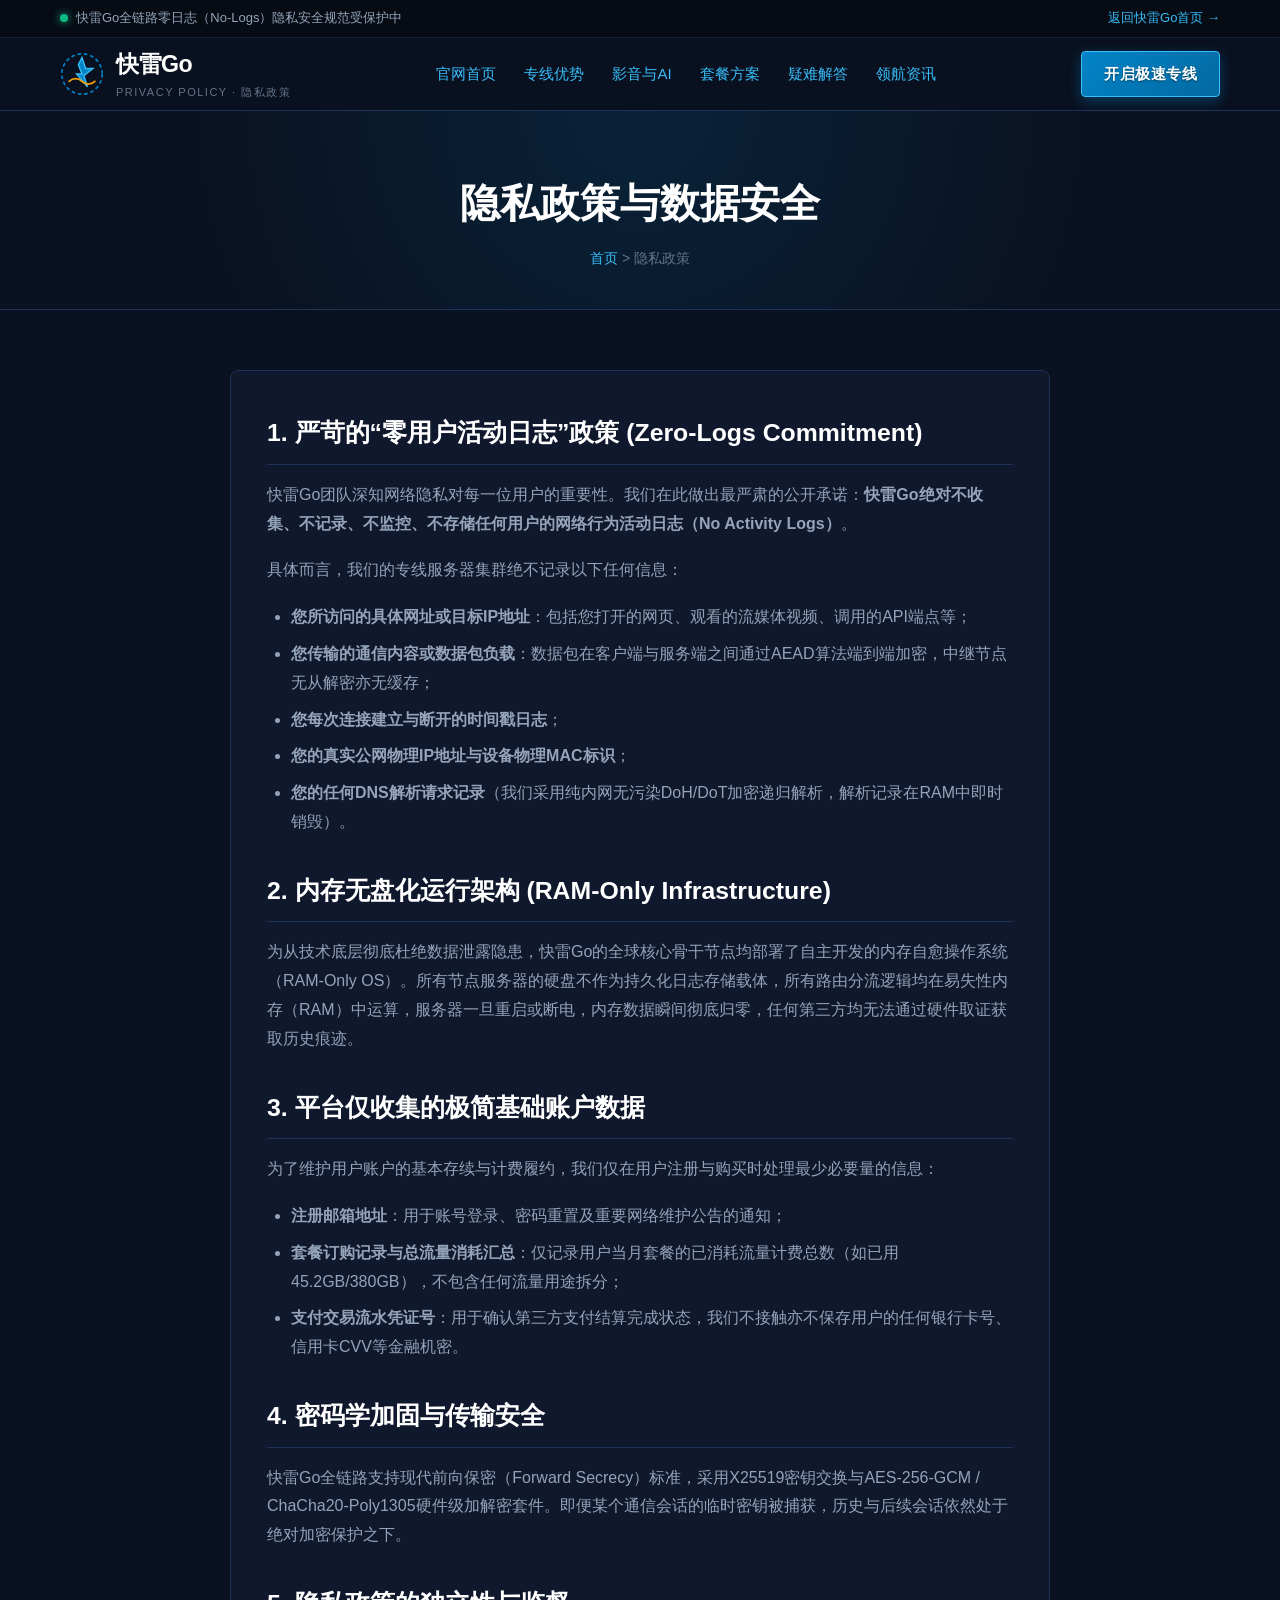
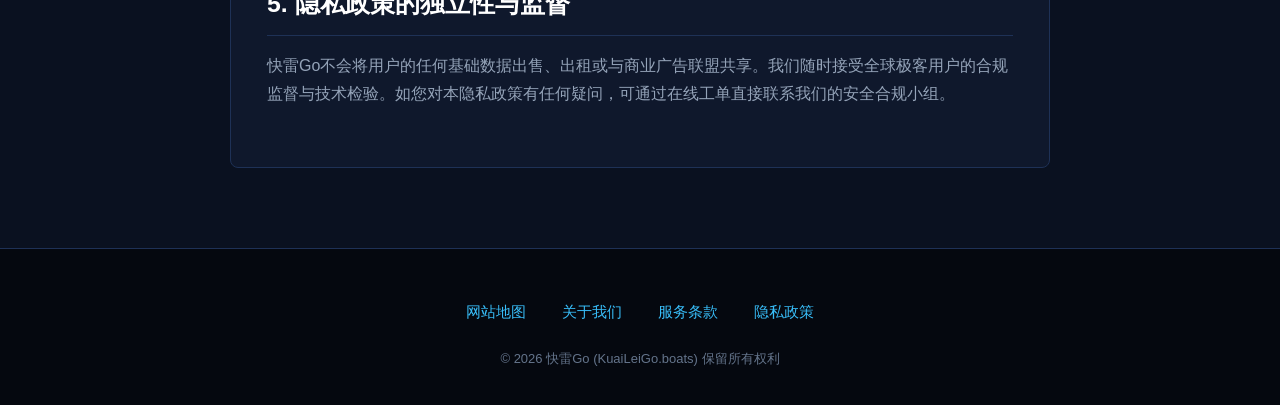
<file: privacy.html>
<!DOCTYPE html>
<html lang="zh-CN">
<head>
  <meta charset="UTF-8">
  <meta name="viewport" content="width=device-width, initial-scale=1">
  <title>隐私政策 - 快雷Go国际航海级专线网络加速器</title>
  <meta name="description" content="快雷Go隐私政策明确声明严格践行无日志记录规范（Zero Activity Logs Policy），全方位保障用户的网络数据安全与隐私权益。">
  <link rel="stylesheet" href="style.css">

<meta property="og:url" content="https://kuaileigo.boats/privacy.html">
<meta property="og:title" content="隐私政策 - 快雷Go国际航海级专线网络加速器">
<meta property="og:description" content="快雷Go隐私政策明确声明严格践行无日志记录规范（Zero Activity Logs Policy），全方位保障用户的网络数据安全与隐私权益。">
<meta property="og:site_name" content="快雷Go">
<meta property="og:type" content="article">
<meta name="twitter:title" content="隐私政策 - 快雷Go国际航海级专线网络加速器">
<meta name="twitter:description" content="快雷Go隐私政策明确声明严格践行无日志记录规范（Zero Activity Logs Policy），全方位保障用户的网络数据安全与隐私权益。">
<link rel="canonical" href="https://kuaileigo.boats/privacy.html">
<script id="landing-maintenance-schema" type="application/ld+json">{"@context": "https://schema.org", "@type": "BreadcrumbList", "itemListElement": [{"@type": "ListItem", "position": 1, "name": "快雷Go机场", "item": "https://kuaileigo.boats/"}, {"@type": "ListItem", "position": 2, "name": "隐私政策 - 快雷Go国际航海级专线网络加速器", "item": "https://kuaileigo.boats/privacy.html"}]}</script>
</head>
<body>

  <div class="boats-telemetry-bar">
    <div class="boats-container boats-telemetry-flex">
      <div class="boats-status-indicator">
        <span class="boats-status-pip"></span>
        <span>快雷Go全链路零日志（No-Logs）隐私安全规范受保护中</span>
      </div>
      <div>
        <a href="index.html" style="color: var(--color-primary-light);">返回快雷Go首页 &rarr;</a>
      </div>
    </div>
  </div>

  <header class="boats-header">
    <div class="boats-container boats-nav-wrap">
      <a href="index.html" class="boats-logo" aria-label="快雷Go首页">
        <svg class="boats-logo-svg" viewBox="0 0 48 48" fill="none" xmlns="http://www.w3.org/2000/svg">
          <circle cx="24" cy="24" r="22" stroke="#0284c7" stroke-width="1.8" stroke-dasharray="4 3"/>
          <path d="M24 6L28 18H36L26 26L30 38L18 24H24L20 14L24 6Z" fill="#0284c7" stroke="#38bdf8" stroke-width="1.5"/>
          <path d="M10 32C14 28 20 28 24 32C28 36 34 36 38 32" stroke="#f59e0b" stroke-width="2" stroke-linecap="round"/>
        </svg>
        <div class="boats-logo-text">
          <span class="boats-logo-brand">快雷Go</span>
          <span class="boats-logo-sub">PRIVACY POLICY · 隐私政策</span>
        </div>
      </a>
      
      <!-- 纯CSS原生汉堡切换器 -->
      <input type="checkbox" id="boats-toggle" class="boats-nav-toggle" aria-label="展开导航菜单">
      <label for="boats-toggle" class="boats-hamburger" aria-label="切换主菜单">
        <span></span>
        <span></span>
        <span></span>
      </label>

      <nav class="boats-nav-menu">
        <a href="index.html" class="boats-nav-link">官网首页</a>
        <a href="index.html#advantages" class="boats-nav-link">专线优势</a>
        <a href="index.html#streaming-ai" class="boats-nav-link">影音与AI</a>
        <a href="index.html#pricing" class="boats-nav-link">套餐方案</a>
        <a href="index.html#faq" class="boats-nav-link">疑难解答</a>
        <a href="pilot-news.html" class="boats-nav-link">领航资讯</a>
        <label for="boats-toggle" class="boats-menu-close-btn">✕ 收起导航菜单</label>
      </nav>

      <div class="boats-nav-actions">
        <a href="https://ww012.twilightaff.com/#/?code=A56DH1Af" target="_blank" class="btn-boats btn-boats-primary" rel="nofollow noopener sponsored">开启极速专线</a>
      </div>
    </div>
    <!-- 移动端专属横向滑动导航条：保证在手机视口下导航菜单始终醒目可见、永不缺失 -->
    <nav class="boats-mobile-subnav" aria-label="移动端领航快速导航">
      <div class="boats-container boats-mobile-subnav-scroll">
        <a href="index.html" class="boats-subnav-pill">官网首页</a>
        <a href="index.html#advantages" class="boats-subnav-pill">专线优势</a>
        <a href="index.html#pricing" class="boats-subnav-pill">套餐方案</a>
        <a href="index.html#faq" class="boats-subnav-pill">疑难解答</a>
        <a href="pilot-news.html" class="boats-subnav-pill">领航资讯</a>
      </div>
    </nav>
  </header>

  <div class="boats-page-header">
    <div class="boats-container">
      <h1 class="boats-page-title">隐私政策与数据安全</h1>
      <div class="boats-breadcrumb">
        <a href="index.html">首页</a> &gt; 隐私政策
      </div>
    </div>
  </div>

  <main class="boats-page-content">
    <div class="boats-container">
      <article class="boats-article-card">
        <h2>1. 严苛的“零用户活动日志”政策 (Zero-Logs Commitment)</h2>
        <p>
          快雷Go团队深知网络隐私对每一位用户的重要性。我们在此做出最严肃的公开承诺：<strong>快雷Go绝对不收集、不记录、不监控、不存储任何用户的网络行为活动日志（No Activity Logs）</strong>。
        </p>
        <p>具体而言，我们的专线服务器集群绝不记录以下任何信息：</p>
        <ul>
          <li><strong>您所访问的具体网址或目标IP地址</strong>：包括您打开的网页、观看的流媒体视频、调用的API端点等；</li>
          <li><strong>您传输的通信内容或数据包负载</strong>：数据包在客户端与服务端之间通过AEAD算法端到端加密，中继节点无从解密亦无缓存；</li>
          <li><strong>您每次连接建立与断开的时间戳日志</strong>；</li>
          <li><strong>您的真实公网物理IP地址与设备物理MAC标识</strong>；</li>
          <li><strong>您的任何DNS解析请求记录</strong>（我们采用纯内网无污染DoH/DoT加密递归解析，解析记录在RAM中即时销毁）。</li>
        </ul>

        <h2>2. 内存无盘化运行架构 (RAM-Only Infrastructure)</h2>
        <p>
          为从技术底层彻底杜绝数据泄露隐患，快雷Go的全球核心骨干节点均部署了自主开发的内存自愈操作系统（RAM-Only OS）。所有节点服务器的硬盘不作为持久化日志存储载体，所有路由分流逻辑均在易失性内存（RAM）中运算，服务器一旦重启或断电，内存数据瞬间彻底归零，任何第三方均无法通过硬件取证获取历史痕迹。
        </p>

        <h2>3. 平台仅收集的极简基础账户数据</h2>
        <p>
          为了维护用户账户的基本存续与计费履约，我们仅在用户注册与购买时处理最少必要量的信息：
        </p>
        <ul>
          <li><strong>注册邮箱地址</strong>：用于账号登录、密码重置及重要网络维护公告的通知；</li>
          <li><strong>套餐订购记录与总流量消耗汇总</strong>：仅记录用户当月套餐的已消耗流量计费总数（如已用 45.2GB/380GB），不包含任何流量用途拆分；</li>
          <li><strong>支付交易流水凭证号</strong>：用于确认第三方支付结算完成状态，我们不接触亦不保存用户的任何银行卡号、信用卡CVV等金融机密。</li>
        </ul>

        <h2>4. 密码学加固与传输安全</h2>
        <p>
          快雷Go全链路支持现代前向保密（Forward Secrecy）标准，采用X25519密钥交换与AES-256-GCM / ChaCha20-Poly1305硬件级加解密套件。即便某个通信会话的临时密钥被捕获，历史与后续会话依然处于绝对加密保护之下。
        </p>

        <h2>5. 隐私政策的独立性与监督</h2>
        <p>
          快雷Go不会将用户的任何基础数据出售、出租或与商业广告联盟共享。我们随时接受全球极客用户的合规监督与技术检验。如您对本隐私政策有任何疑问，可通过在线工单直接联系我们的安全合规小组。
        </p>
      </article>
    </div>
  </main>

  <footer class="boats-footer">
    <div class="boats-container">
      <ul class="boats-footer-links">
        <li><a href="sitemap.html" class="boats-footer-link">网站地图</a></li>
        <li><a href="about.html" class="boats-footer-link">关于我们</a></li>
        <li><a href="terms.html" class="boats-footer-link">服务条款</a></li>
        <li><a href="privacy.html" class="boats-footer-link">隐私政策</a></li>
      </ul>
      <div class="boats-copyright">
        &copy; 2026 快雷Go (KuaiLeiGo.boats) 保留所有权利
      </div>
    </div>
  </footer>

</body>
</html>
</file>
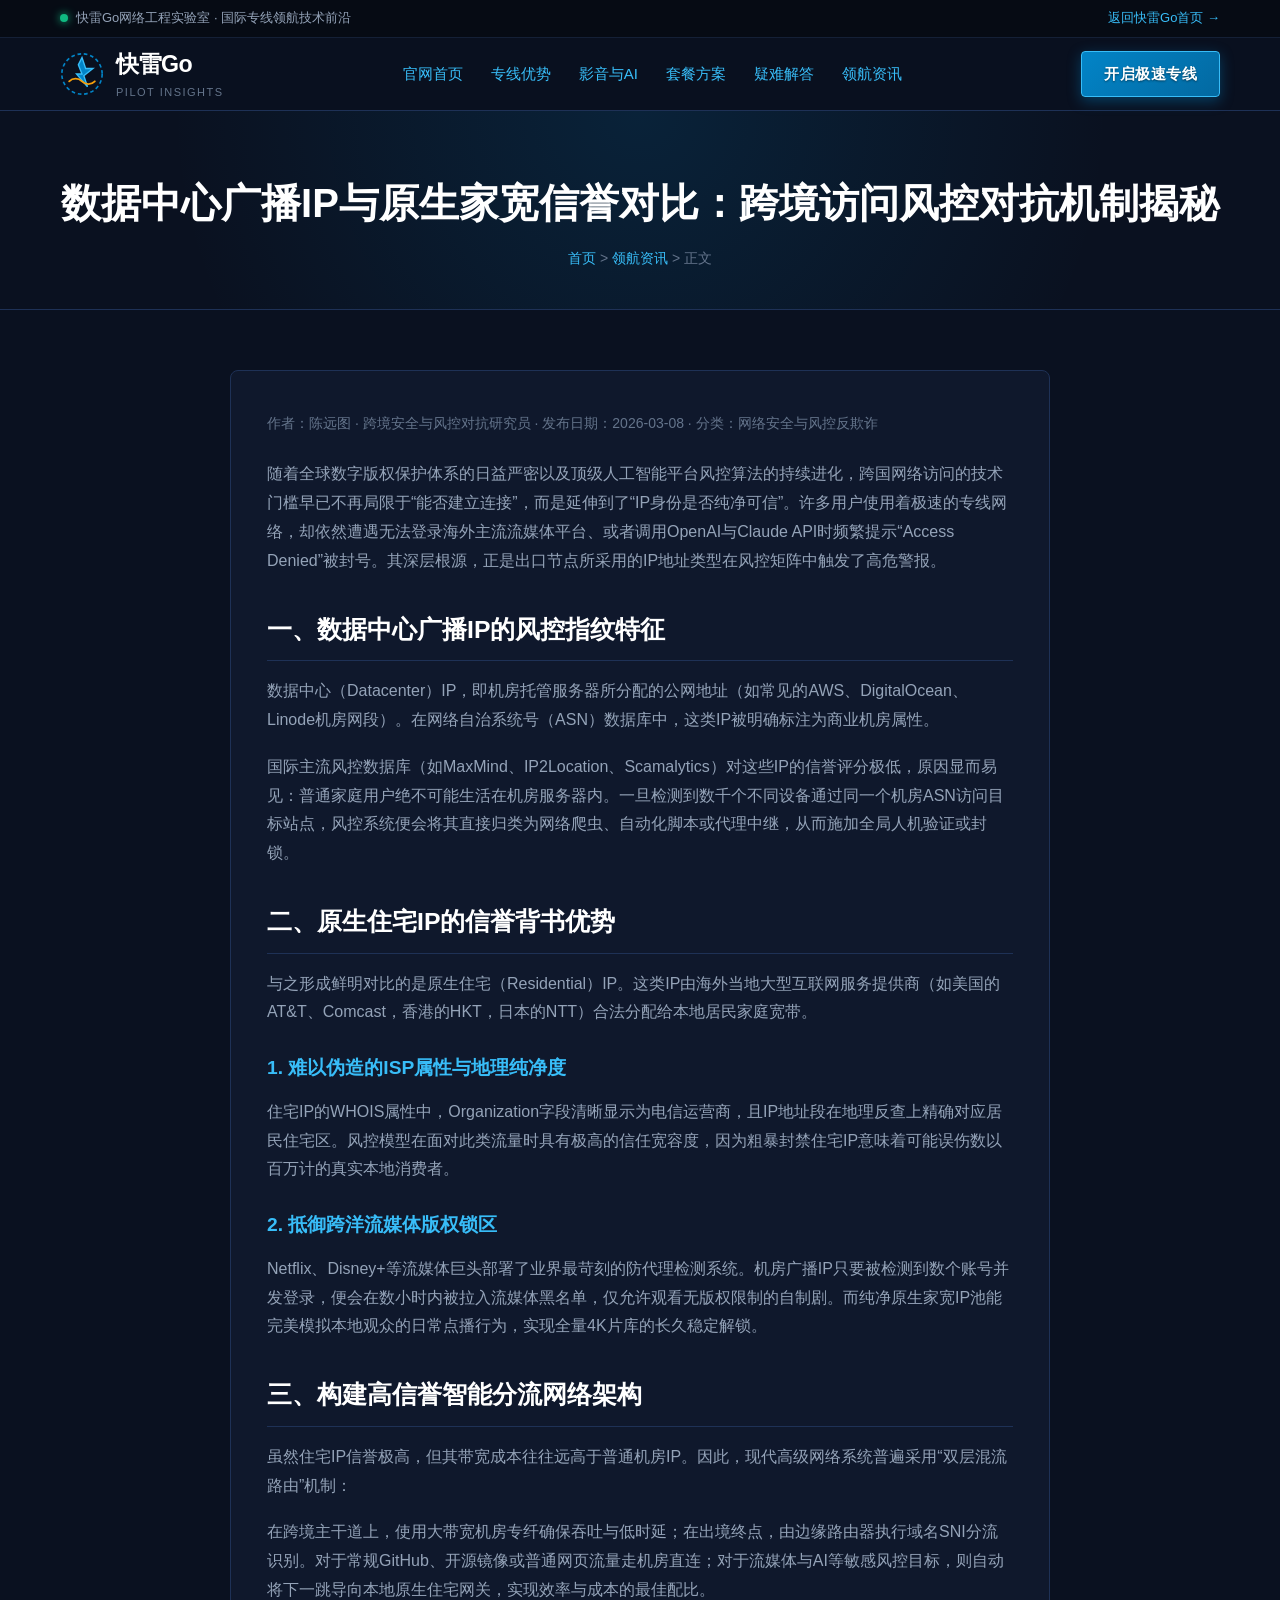
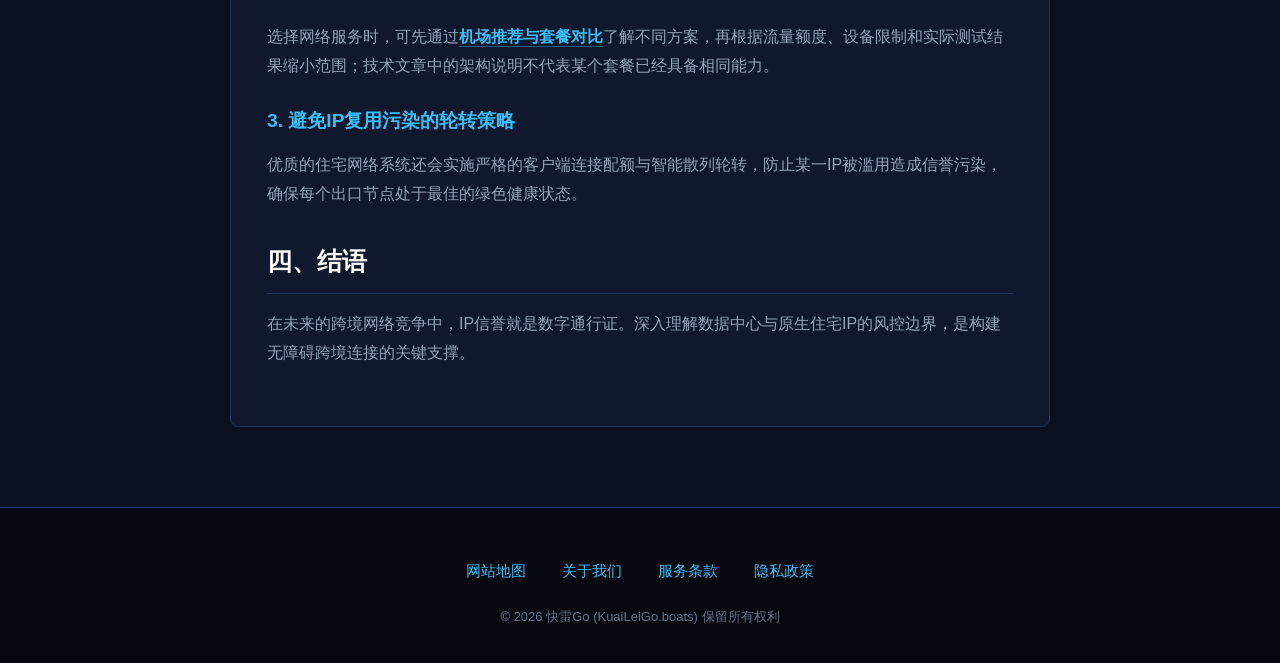
<file: residential-isp-clean-ip-matrix.html>
<!DOCTYPE html>

<html lang="zh-CN">
<head>
<meta charset="utf-8"/>
<meta content="width=device-width, initial-scale=1" name="viewport"/>
<title>数据中心广播IP与原生家宽信誉对比：跨境访问风控对抗机制揭秘 - 快雷Go</title>
<meta content="揭秘主流流媒体平台与AI网关的风控指纹模型，阐述原生住宅IP池如何确保持久无阻访问与防封锁能力。" name="description"/>
<link href="style.css" rel="stylesheet"/>
<meta content="https://kuaileigo.boats/residential-isp-clean-ip-matrix.html" property="og:url"/>
<meta content="数据中心广播IP与原生家宽信誉对比：跨境访问风控对抗机制揭秘 - 快雷Go" property="og:title"/>
<meta content="揭秘主流流媒体平台与AI网关的风控指纹模型，阐述原生住宅IP池如何确保持久无阻访问与防封锁能力。" property="og:description"/>
<meta content="快雷Go" property="og:site_name"/>
<meta content="article" property="og:type"/>
<meta content="数据中心广播IP与原生家宽信誉对比：跨境访问风控对抗机制揭秘 - 快雷Go" name="twitter:title"/>
<meta content="揭秘主流流媒体平台与AI网关的风控指纹模型，阐述原生住宅IP池如何确保持久无阻访问与防封锁能力。" name="twitter:description"/>
<link href="https://kuaileigo.boats/residential-isp-clean-ip-matrix.html" rel="canonical"/>
<script id="landing-maintenance-schema" type="application/ld+json">{"@context": "https://schema.org", "@type": "BreadcrumbList", "itemListElement": [{"@type": "ListItem", "position": 1, "name": "快雷Go机场", "item": "https://kuaileigo.boats/"}, {"@type": "ListItem", "position": 2, "name": "数据中心广播IP与原生家宽信誉对比：跨境访问风控对抗机制揭秘 - 快雷Go", "item": "https://kuaileigo.boats/residential-isp-clean-ip-matrix.html"}]}</script>
</head>
<body>
<!-- 顶部状态遥测条 -->
<div class="boats-telemetry-bar">
<div class="boats-container boats-telemetry-flex">
<div class="boats-status-indicator">
<span class="boats-status-pip"></span>
<span>快雷Go网络工程实验室 · 国际专线领航技术前沿</span>
</div>
<div>
<a href="index.html" style="color: var(--color-primary-light);">返回快雷Go首页 →</a>
</div>
</div>
</div>
<!-- 领航主导航栏 -->
<header class="boats-header">
<div class="boats-container boats-nav-wrap">
<a aria-label="快雷Go首页" class="boats-logo" href="index.html">
<svg class="boats-logo-svg" fill="none" viewbox="0 0 48 48" xmlns="http://www.w3.org/2000/svg">
<circle cx="24" cy="24" r="22" stroke="#0284c7" stroke-dasharray="4 3" stroke-width="1.8"></circle>
<path d="M24 6L28 18H36L26 26L30 38L18 24H24L20 14L24 6Z" fill="#0284c7" stroke="#38bdf8" stroke-width="1.5"></path>
<path d="M10 32C14 28 20 28 24 32C28 36 34 36 38 32" stroke="#f59e0b" stroke-linecap="round" stroke-width="2"></path>
</svg>
<div class="boats-logo-text">
<span class="boats-logo-brand">快雷Go</span>
<span class="boats-logo-sub">PILOT INSIGHTS</span>
</div>
</a>
<!-- 纯CSS原生汉堡切换器 -->
<input aria-label="展开导航菜单" class="boats-nav-toggle" id="boats-toggle" type="checkbox"/>
<label aria-label="切换主菜单" class="boats-hamburger" for="boats-toggle">
<span></span>
<span></span>
<span></span>
</label>
<nav class="boats-nav-menu">
<a class="boats-nav-link" href="index.html">官网首页</a>
<a class="boats-nav-link" href="index.html#advantages">专线优势</a>
<a class="boats-nav-link" href="index.html#streaming-ai">影音与AI</a>
<a class="boats-nav-link" href="index.html#pricing">套餐方案</a>
<a class="boats-nav-link" href="index.html#faq">疑难解答</a>
<a class="boats-nav-link" href="pilot-news.html">领航资讯</a>
<label class="boats-menu-close-btn" for="boats-toggle">✕ 收起导航菜单</label>
</nav>
<div class="boats-nav-actions">
<a class="btn-boats btn-boats-primary" href="https://ww012.twilightaff.com/#/?code=A56DH1Af" rel="nofollow noopener sponsored" target="_blank">开启极速专线</a>
</div>
</div>
<!-- 移动端专属横向滑动导航条：保证在手机视口下导航菜单始终醒目可见、永不缺失 -->
<nav aria-label="移动端领航快速导航" class="boats-mobile-subnav">
<div class="boats-container boats-mobile-subnav-scroll">
<a class="boats-subnav-pill" href="index.html">官网首页</a>
<a class="boats-subnav-pill" href="index.html#advantages">专线优势</a>
<a class="boats-subnav-pill" href="index.html#pricing">套餐方案</a>
<a class="boats-subnav-pill" href="index.html#faq">疑难解答</a>
<a class="boats-subnav-pill" href="pilot-news.html">领航资讯</a>
</div>
</nav>
</header>
<div class="boats-page-header">
<div class="boats-container">
<h1 class="boats-page-title">数据中心广播IP与原生家宽信誉对比：跨境访问风控对抗机制揭秘</h1>
<div class="boats-breadcrumb">
<a href="index.html">首页</a> &gt; <a href="pilot-news.html">领航资讯</a> &gt; 正文
      </div>
</div>
</div>
<main class="boats-page-content">
<div class="boats-container">
<article class="boats-article-card">
<div style="font-size: 0.875rem; color: var(--text-dim); margin-bottom: 24px;">
          作者：陈远图 · 跨境安全与风控对抗研究员 · 发布日期：2026-03-08 · 分类：网络安全与风控反欺诈
        </div>
<p>
          随着全球数字版权保护体系的日益严密以及顶级人工智能平台风控算法的持续进化，跨国网络访问的技术门槛早已不再局限于“能否建立连接”，而是延伸到了“IP身份是否纯净可信”。许多用户使用着极速的专线网络，却依然遭遇无法登录海外主流流媒体平台、或者调用OpenAI与Claude API时频繁提示“Access Denied”被封号。其深层根源，正是出口节点所采用的IP地址类型在风控矩阵中触发了高危警报。
        </p>
<h2>一、数据中心广播IP的风控指纹特征</h2>
<p>
          数据中心（Datacenter）IP，即机房托管服务器所分配的公网地址（如常见的AWS、DigitalOcean、Linode机房网段）。在网络自治系统号（ASN）数据库中，这类IP被明确标注为商业机房属性。
        </p>
<p>
          国际主流风控数据库（如MaxMind、IP2Location、Scamalytics）对这些IP的信誉评分极低，原因显而易见：普通家庭用户绝不可能生活在机房服务器内。一旦检测到数千个不同设备通过同一个机房ASN访问目标站点，风控系统便会将其直接归类为网络爬虫、自动化脚本或代理中继，从而施加全局人机验证或封锁。
        </p>
<h2>二、原生住宅IP的信誉背书优势</h2>
<p>
          与之形成鲜明对比的是原生住宅（Residential）IP。这类IP由海外当地大型互联网服务提供商（如美国的AT&amp;T、Comcast，香港的HKT，日本的NTT）合法分配给本地居民家庭宽带。
        </p>
<h3>1. 难以伪造的ISP属性与地理纯净度</h3>
<p>
          住宅IP的WHOIS属性中，Organization字段清晰显示为电信运营商，且IP地址段在地理反查上精确对应居民住宅区。风控模型在面对此类流量时具有极高的信任宽容度，因为粗暴封禁住宅IP意味着可能误伤数以百万计的真实本地消费者。
        </p>
<h3>2. 抵御跨洋流媒体版权锁区</h3>
<p>
          Netflix、Disney+等流媒体巨头部署了业界最苛刻的防代理检测系统。机房广播IP只要被检测到数个账号并发登录，便会在数小时内被拉入流媒体黑名单，仅允许观看无版权限制的自制剧。而纯净原生家宽IP池能完美模拟本地观众的日常点播行为，实现全量4K片库的长久稳定解锁。
        </p>
<h2>三、构建高信誉智能分流网络架构</h2>
<p>
          虽然住宅IP信誉极高，但其带宽成本往往远高于普通机房IP。因此，现代高级网络系统普遍采用“双层混流路由”机制：
        </p>
<p>
          在跨境主干道上，使用大带宽机房专纤确保吞吐与低时延；在出境终点，由边缘路由器执行域名SNI分流识别。对于常规GitHub、开源镜像或普通网页流量走机房直连；对于流媒体与AI等敏感风控目标，则自动将下一跳导向本地原生住宅网关，实现效率与成本的最佳配比。
        </p>
<p>选择网络服务时，可先通过<a href="https://jichangtuijan.top/" rel="sponsored nofollow noopener" target="_blank">机场推荐与套餐对比</a>了解不同方案，再根据流量额度、设备限制和实际测试结果缩小范围；技术文章中的架构说明不代表某个套餐已经具备相同能力。</p>
<h3>3. 避免IP复用污染的轮转策略</h3>
<p>
          优质的住宅网络系统还会实施严格的客户端连接配额与智能散列轮转，防止某一IP被滥用造成信誉污染，确保每个出口节点处于最佳的绿色健康状态。
        </p>
<h2>四、结语</h2>
<p>
          在未来的跨境网络竞争中，IP信誉就是数字通行证。深入理解数据中心与原生住宅IP的风控边界，是构建无障碍跨境连接的关键支撑。
        </p>
</article>
</div>
</main>
<footer class="boats-footer">
<div class="boats-container">
<ul class="boats-footer-links">
<li><a class="boats-footer-link" href="sitemap.html">网站地图</a></li>
<li><a class="boats-footer-link" href="about.html">关于我们</a></li>
<li><a class="boats-footer-link" href="terms.html">服务条款</a></li>
<li><a class="boats-footer-link" href="privacy.html">隐私政策</a></li>
</ul>
<div class="boats-copyright">
        © 2026 快雷Go (KuaiLeiGo.boats) 保留所有权利
      </div>
</div>
</footer>
</body>
</html>
</file>
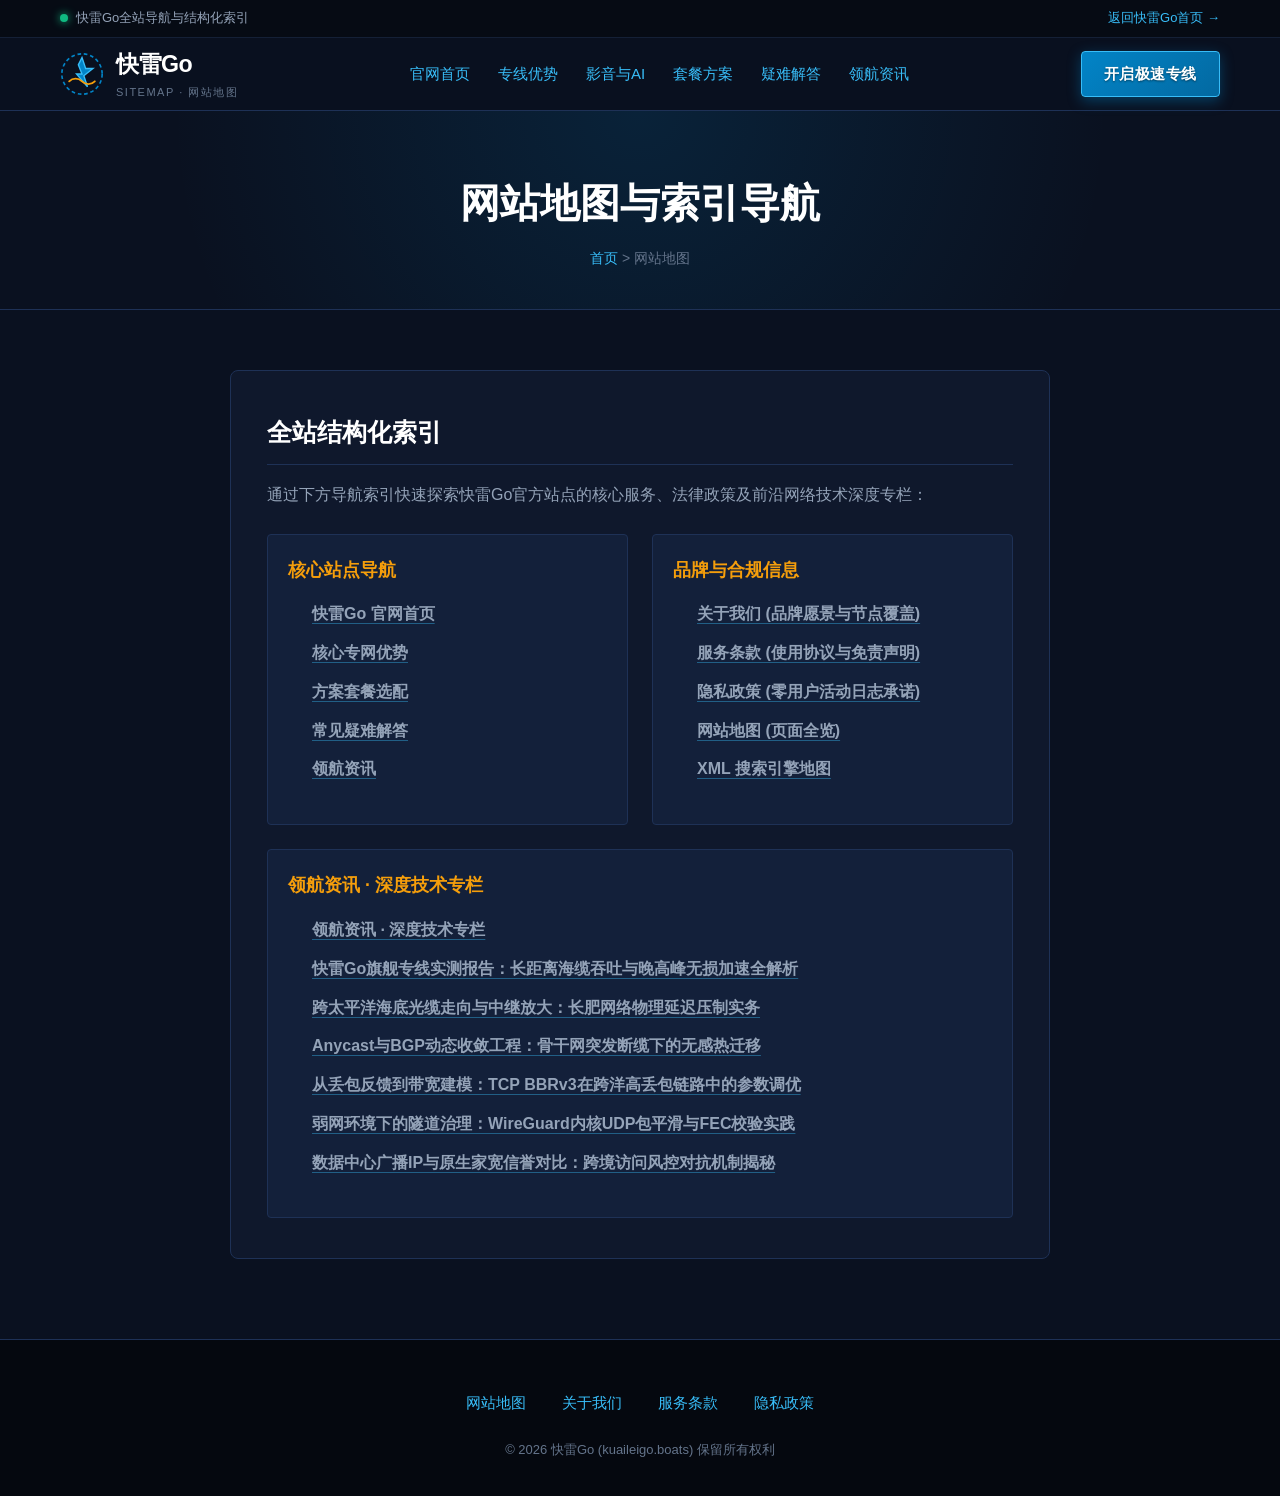
<file: sitemap.html>
<!DOCTYPE html>
<html lang="zh-CN">
<head>
  <meta charset="UTF-8">
  <meta name="viewport" content="width=device-width, initial-scale=1">
  <title>网站地图 - 快雷Go-国际航海级专线网络加速器</title>
  <meta name="description" content="快雷Go网站地图，包含全站核心页面导航、技术专题论文索引及品牌矩阵入口。">
  <link rel="stylesheet" href="style.css">

<meta property="og:url" content="https://kuaileigo.boats/sitemap.html">
<meta property="og:title" content="网站地图 - 快雷Go-国际航海级专线网络加速器">
<meta property="og:description" content="快雷Go网站地图，包含全站核心页面导航、技术专题论文索引及品牌矩阵入口。">
<meta property="og:site_name" content="快雷Go">
<meta property="og:type" content="article">
<meta name="twitter:title" content="网站地图 - 快雷Go-国际航海级专线网络加速器">
<meta name="twitter:description" content="快雷Go网站地图，包含全站核心页面导航、技术专题论文索引及品牌矩阵入口。">
<link rel="canonical" href="https://kuaileigo.boats/sitemap.html">
<script id="landing-maintenance-schema" type="application/ld+json">{"@context": "https://schema.org", "@type": "BreadcrumbList", "itemListElement": [{"@type": "ListItem", "position": 1, "name": "快雷Go机场", "item": "https://kuaileigo.boats/"}, {"@type": "ListItem", "position": 2, "name": "网站地图 - 快雷Go-国际航海级专线网络加速器", "item": "https://kuaileigo.boats/sitemap.html"}]}</script>
</head>
<body>

  <div class="boats-telemetry-bar">
    <div class="boats-container boats-telemetry-flex">
      <div class="boats-status-indicator">
        <span class="boats-status-pip"></span>
        <span>快雷Go全站导航与结构化索引</span>
      </div>
      <div>
        <a href="index.html" style="color: var(--color-primary-light);">返回快雷Go首页 &rarr;</a>
      </div>
    </div>
  </div>

  <header class="boats-header">
    <div class="boats-container boats-nav-wrap">
      <a href="index.html" class="boats-logo" aria-label="快雷Go首页">
        <svg class="boats-logo-svg" viewBox="0 0 48 48" fill="none" xmlns="http://www.w3.org/2000/svg">
          <circle cx="24" cy="24" r="22" stroke="#0284c7" stroke-width="1.8" stroke-dasharray="4 3"/>
          <path d="M24 6L28 18H36L26 26L30 38L18 24H24L20 14L24 6Z" fill="#0284c7" stroke="#38bdf8" stroke-width="1.5"/>
          <path d="M10 32C14 28 20 28 24 32C28 36 34 36 38 32" stroke="#f59e0b" stroke-width="2" stroke-linecap="round"/>
        </svg>
        <div class="boats-logo-text">
          <span class="boats-logo-brand">快雷Go</span>
          <span class="boats-logo-sub">SITEMAP · 网站地图</span>
        </div>
      </a>
      
      <!-- 纯CSS原生汉堡切换器 -->
      <input type="checkbox" id="boats-toggle" class="boats-nav-toggle" aria-label="展开导航菜单">
      <label for="boats-toggle" class="boats-hamburger" aria-label="切换主菜单">
        <span></span>
        <span></span>
        <span></span>
      </label>

      <nav class="boats-nav-menu">
        <a href="index.html" class="boats-nav-link">官网首页</a>
        <a href="index.html#advantages" class="boats-nav-link">专线优势</a>
        <a href="index.html#streaming-ai" class="boats-nav-link">影音与AI</a>
        <a href="index.html#pricing" class="boats-nav-link">套餐方案</a>
        <a href="index.html#faq" class="boats-nav-link">疑难解答</a>
        <a href="pilot-news.html" class="boats-nav-link">领航资讯</a>
        <label for="boats-toggle" class="boats-menu-close-btn">✕ 收起导航菜单</label>
      </nav>

      <div class="boats-nav-actions">
        <a href="https://ww012.twilightaff.com/#/?code=A56DH1Af" target="_blank" class="btn-boats btn-boats-primary" rel="nofollow noopener sponsored">开启极速专线</a>
      </div>
    </div>
    <!-- 移动端专属横向滑动导航条：保证在手机视口下导航菜单始终醒目可见、永不缺失 -->
    <nav class="boats-mobile-subnav" aria-label="移动端领航快速导航">
      <div class="boats-container boats-mobile-subnav-scroll">
        <a href="index.html" class="boats-subnav-pill">官网首页</a>
        <a href="index.html#advantages" class="boats-subnav-pill">专线优势</a>
        <a href="index.html#pricing" class="boats-subnav-pill">套餐方案</a>
        <a href="index.html#faq" class="boats-subnav-pill">疑难解答</a>
        <a href="pilot-news.html" class="boats-subnav-pill">领航资讯</a>
      </div>
    </nav>
  </header>

  <div class="boats-page-header">
    <div class="boats-container">
      <h1 class="boats-page-title">网站地图与索引导航</h1>
      <div class="boats-breadcrumb">
        <a href="index.html">首页</a> &gt; 网站地图
      </div>
    </div>
  </div>

  <main class="boats-page-content">
    <div class="boats-container">
      <article class="boats-article-card">
        <h2>全站结构化索引</h2>
        <p>通过下方导航索引快速探索快雷Go官方站点的核心服务、法律政策及前沿网络技术深度专栏：</p>

        <div class="boats-sitemap-grid">
          <div class="boats-sitemap-box">
            <h3>核心站点导航</h3>
            <ul class="boats-sitemap-list">
              <li><a href="index.html">快雷Go 官网首页</a></li>
              <li><a href="index.html#advantages">核心专网优势</a></li>
              <li><a href="index.html#pricing">方案套餐选配</a></li>
              <li><a href="index.html#faq">常见疑难解答</a></li>
              <li><a href="pilot-news.html">领航资讯</a></li>
            </ul>
          </div>

          <div class="boats-sitemap-box">
            <h3>品牌与合规信息</h3>
            <ul class="boats-sitemap-list">
              <li><a href="about.html">关于我们 (品牌愿景与节点覆盖)</a></li>
              <li><a href="terms.html">服务条款 (使用协议与免责声明)</a></li>
              <li><a href="privacy.html">隐私政策 (零用户活动日志承诺)</a></li>
              <li><a href="sitemap.html">网站地图 (页面全览)</a></li>
              <li><a href="sitemap.xml">XML 搜索引擎地图</a></li>
            </ul>
          </div>

          <div class="boats-sitemap-box" style="grid-column: 1 / -1;">
            <h3>领航资讯 · 深度技术专栏</h3>
            <ul class="boats-sitemap-list">
              <li><a href="pilot-news.html">领航资讯 · 深度技术专栏</a></li>
              <li><a href="kuaileigo-speed-benchmark-report.html">快雷Go旗舰专线实测报告：长距离海缆吞吐与晚高峰无损加速全解析</a></li>
              <li><a href="transpacific-fiber-routing-guide.html">跨太平洋海底光缆走向与中继放大：长肥网络物理延迟压制实务</a></li>
              <li><a href="bgp-anycast-zero-downtime-network.html">Anycast与BGP动态收敛工程：骨干网突发断缆下的无感热迁移</a></li>
              <li><a href="tcp-bbr-v3-high-throughput-tuning.html">从丢包反馈到带宽建模：TCP BBRv3在跨洋高丢包链路中的参数调优</a></li>
              <li><a href="wireguard-udp-jitter-control-handbook.html">弱网环境下的隧道治理：WireGuard内核UDP包平滑与FEC校验实践</a></li>
              <li><a href="residential-isp-clean-ip-matrix.html">数据中心广播IP与原生家宽信誉对比：跨境访问风控对抗机制揭秘</a></li>
            </ul>
          </div>
        </div>
      </article>
    </div>
  </main>

  <footer class="boats-footer">
    <div class="boats-container">
      <ul class="boats-footer-links">
        <li><a href="sitemap.html" class="boats-footer-link">网站地图</a></li>
        <li><a href="about.html" class="boats-footer-link">关于我们</a></li>
        <li><a href="terms.html" class="boats-footer-link">服务条款</a></li>
        <li><a href="privacy.html" class="boats-footer-link">隐私政策</a></li>
      </ul>
      <div class="boats-copyright">
        &copy; 2026 快雷Go (kuaileigo.boats) 保留所有权利
      </div>
    </div>
  </footer>

</body>
</html>
</file>
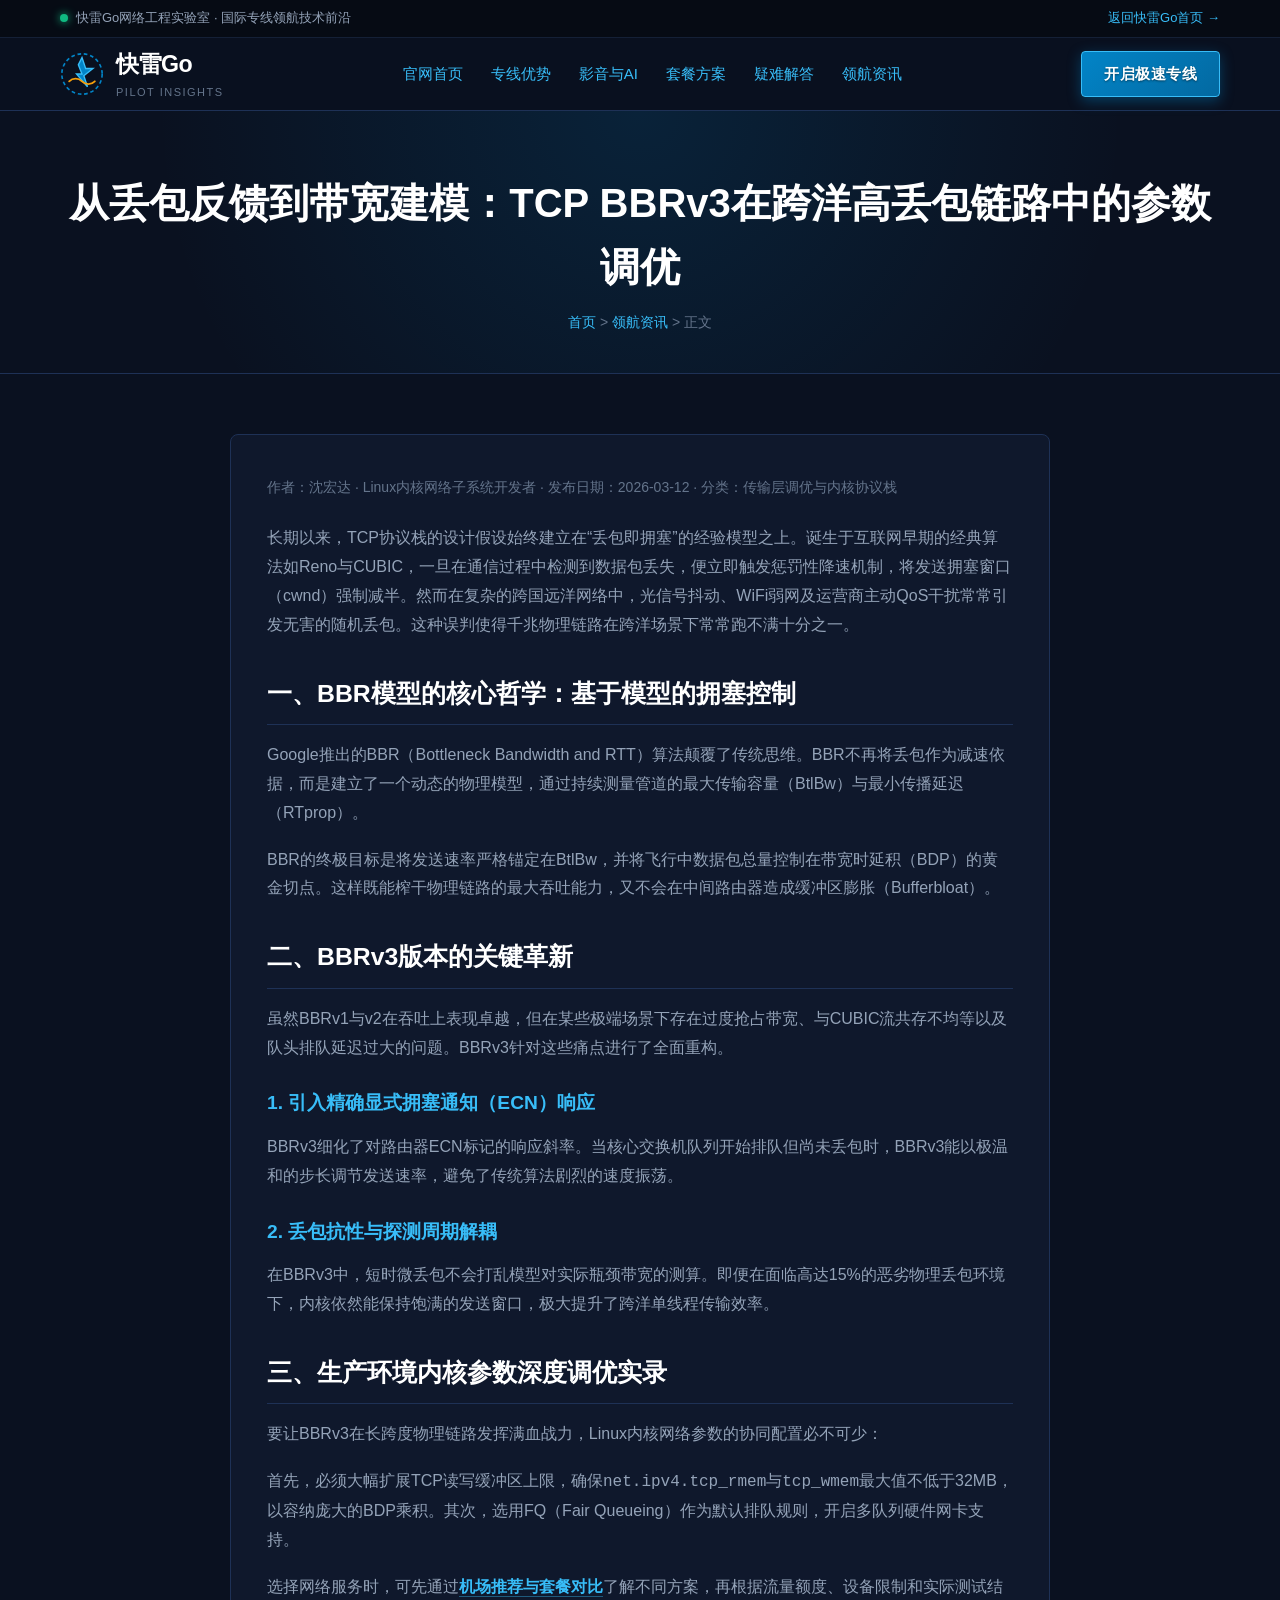
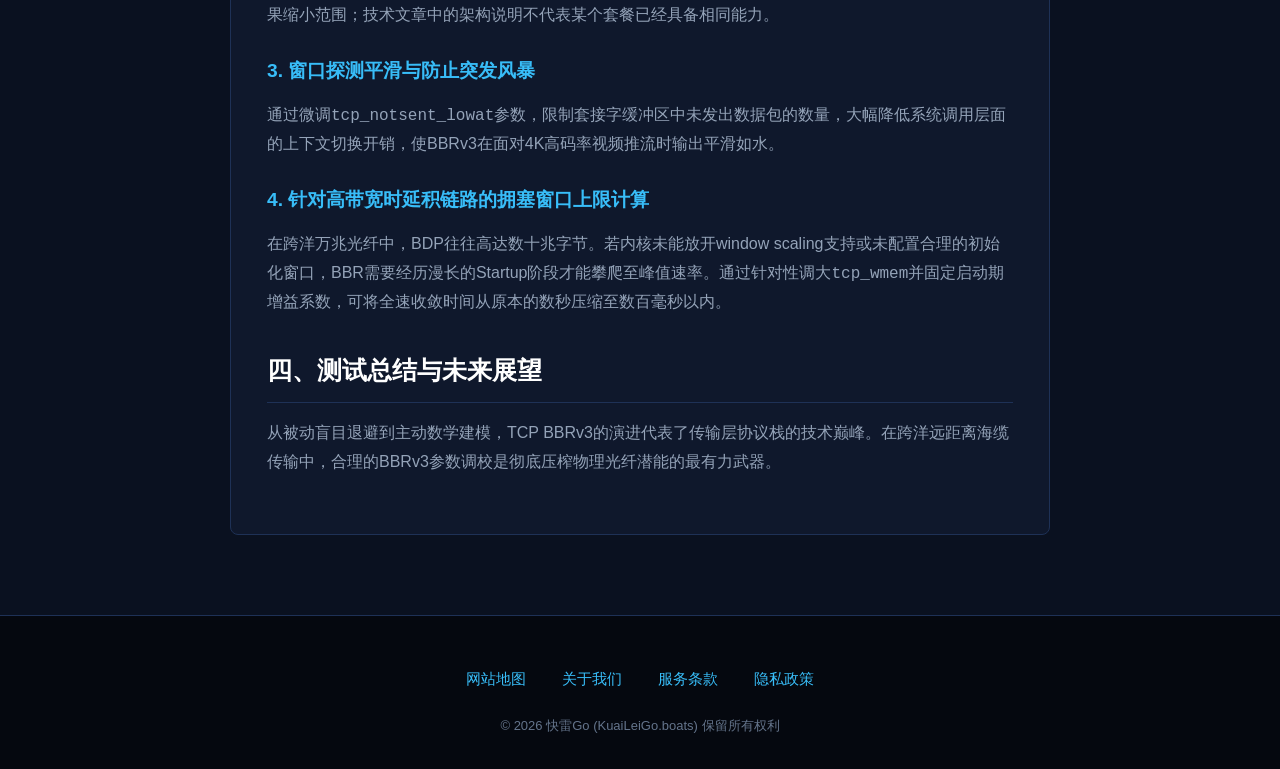
<file: tcp-bbr-v3-high-throughput-tuning.html>
<!DOCTYPE html>

<html lang="zh-CN">
<head>
<meta charset="utf-8"/>
<meta content="width=device-width, initial-scale=1" name="viewport"/>
<title>从丢包反馈到带宽建模：TCP BBRv3在跨洋高丢包链路中的参数调优 - 快雷Go</title>
<meta content="实测对比经典CUBIC与最新BBRv3在10%非拥塞丢包长距离光缆环境下的带宽利用率跃迁，详述BDP计算与滑动窗口调优技巧。" name="description"/>
<link href="style.css" rel="stylesheet"/>
<meta content="https://kuaileigo.boats/tcp-bbr-v3-high-throughput-tuning.html" property="og:url"/>
<meta content="从丢包反馈到带宽建模：TCP BBRv3在跨洋高丢包链路中的参数调优 - 快雷Go" property="og:title"/>
<meta content="实测对比经典CUBIC与最新BBRv3在10%非拥塞丢包长距离光缆环境下的带宽利用率跃迁，详述BDP计算与滑动窗口调优技巧。" property="og:description"/>
<meta content="快雷Go" property="og:site_name"/>
<meta content="article" property="og:type"/>
<meta content="从丢包反馈到带宽建模：TCP BBRv3在跨洋高丢包链路中的参数调优 - 快雷Go" name="twitter:title"/>
<meta content="实测对比经典CUBIC与最新BBRv3在10%非拥塞丢包长距离光缆环境下的带宽利用率跃迁，详述BDP计算与滑动窗口调优技巧。" name="twitter:description"/>
<link href="https://kuaileigo.boats/tcp-bbr-v3-high-throughput-tuning.html" rel="canonical"/>
<script id="landing-maintenance-schema" type="application/ld+json">{"@context": "https://schema.org", "@type": "BreadcrumbList", "itemListElement": [{"@type": "ListItem", "position": 1, "name": "快雷Go机场", "item": "https://kuaileigo.boats/"}, {"@type": "ListItem", "position": 2, "name": "从丢包反馈到带宽建模：TCP BBRv3在跨洋高丢包链路中的参数调优 - 快雷Go", "item": "https://kuaileigo.boats/tcp-bbr-v3-high-throughput-tuning.html"}]}</script>
</head>
<body>
<!-- 顶部状态遥测条 -->
<div class="boats-telemetry-bar">
<div class="boats-container boats-telemetry-flex">
<div class="boats-status-indicator">
<span class="boats-status-pip"></span>
<span>快雷Go网络工程实验室 · 国际专线领航技术前沿</span>
</div>
<div>
<a href="index.html" style="color: var(--color-primary-light);">返回快雷Go首页 →</a>
</div>
</div>
</div>
<!-- 领航主导航栏 -->
<header class="boats-header">
<div class="boats-container boats-nav-wrap">
<a aria-label="快雷Go首页" class="boats-logo" href="index.html">
<svg class="boats-logo-svg" fill="none" viewbox="0 0 48 48" xmlns="http://www.w3.org/2000/svg">
<circle cx="24" cy="24" r="22" stroke="#0284c7" stroke-dasharray="4 3" stroke-width="1.8"></circle>
<path d="M24 6L28 18H36L26 26L30 38L18 24H24L20 14L24 6Z" fill="#0284c7" stroke="#38bdf8" stroke-width="1.5"></path>
<path d="M10 32C14 28 20 28 24 32C28 36 34 36 38 32" stroke="#f59e0b" stroke-linecap="round" stroke-width="2"></path>
</svg>
<div class="boats-logo-text">
<span class="boats-logo-brand">快雷Go</span>
<span class="boats-logo-sub">PILOT INSIGHTS</span>
</div>
</a>
<!-- 纯CSS原生汉堡切换器 -->
<input aria-label="展开导航菜单" class="boats-nav-toggle" id="boats-toggle" type="checkbox"/>
<label aria-label="切换主菜单" class="boats-hamburger" for="boats-toggle">
<span></span>
<span></span>
<span></span>
</label>
<nav class="boats-nav-menu">
<a class="boats-nav-link" href="index.html">官网首页</a>
<a class="boats-nav-link" href="index.html#advantages">专线优势</a>
<a class="boats-nav-link" href="index.html#streaming-ai">影音与AI</a>
<a class="boats-nav-link" href="index.html#pricing">套餐方案</a>
<a class="boats-nav-link" href="index.html#faq">疑难解答</a>
<a class="boats-nav-link" href="pilot-news.html">领航资讯</a>
<label class="boats-menu-close-btn" for="boats-toggle">✕ 收起导航菜单</label>
</nav>
<div class="boats-nav-actions">
<a class="btn-boats btn-boats-primary" href="https://ww012.twilightaff.com/#/?code=A56DH1Af" rel="nofollow noopener sponsored" target="_blank">开启极速专线</a>
</div>
</div>
<!-- 移动端专属横向滑动导航条：保证在手机视口下导航菜单始终醒目可见、永不缺失 -->
<nav aria-label="移动端领航快速导航" class="boats-mobile-subnav">
<div class="boats-container boats-mobile-subnav-scroll">
<a class="boats-subnav-pill" href="index.html">官网首页</a>
<a class="boats-subnav-pill" href="index.html#advantages">专线优势</a>
<a class="boats-subnav-pill" href="index.html#pricing">套餐方案</a>
<a class="boats-subnav-pill" href="index.html#faq">疑难解答</a>
<a class="boats-subnav-pill" href="pilot-news.html">领航资讯</a>
</div>
</nav>
</header>
<div class="boats-page-header">
<div class="boats-container">
<h1 class="boats-page-title">从丢包反馈到带宽建模：TCP BBRv3在跨洋高丢包链路中的参数调优</h1>
<div class="boats-breadcrumb">
<a href="index.html">首页</a> &gt; <a href="pilot-news.html">领航资讯</a> &gt; 正文
      </div>
</div>
</div>
<main class="boats-page-content">
<div class="boats-container">
<article class="boats-article-card">
<div style="font-size: 0.875rem; color: var(--text-dim); margin-bottom: 24px;">
          作者：沈宏达 · Linux内核网络子系统开发者 · 发布日期：2026-03-12 · 分类：传输层调优与内核协议栈
        </div>
<p>
          长期以来，TCP协议栈的设计假设始终建立在“丢包即拥塞”的经验模型之上。诞生于互联网早期的经典算法如Reno与CUBIC，一旦在通信过程中检测到数据包丢失，便立即触发惩罚性降速机制，将发送拥塞窗口（cwnd）强制减半。然而在复杂的跨国远洋网络中，光信号抖动、WiFi弱网及运营商主动QoS干扰常常引发无害的随机丢包。这种误判使得千兆物理链路在跨洋场景下常常跑不满十分之一。
        </p>
<h2>一、BBR模型的核心哲学：基于模型的拥塞控制</h2>
<p>
          Google推出的BBR（Bottleneck Bandwidth and RTT）算法颠覆了传统思维。BBR不再将丢包作为减速依据，而是建立了一个动态的物理模型，通过持续测量管道的最大传输容量（BtlBw）与最小传播延迟（RTprop）。
        </p>
<p>
          BBR的终极目标是将发送速率严格锚定在BtlBw，并将飞行中数据包总量控制在带宽时延积（BDP）的黄金切点。这样既能榨干物理链路的最大吞吐能力，又不会在中间路由器造成缓冲区膨胀（Bufferbloat）。
        </p>
<h2>二、BBRv3版本的关键革新</h2>
<p>
          虽然BBRv1与v2在吞吐上表现卓越，但在某些极端场景下存在过度抢占带宽、与CUBIC流共存不均等以及队头排队延迟过大的问题。BBRv3针对这些痛点进行了全面重构。
        </p>
<h3>1. 引入精确显式拥塞通知（ECN）响应</h3>
<p>
          BBRv3细化了对路由器ECN标记的响应斜率。当核心交换机队列开始排队但尚未丢包时，BBRv3能以极温和的步长调节发送速率，避免了传统算法剧烈的速度振荡。
        </p>
<h3>2. 丢包抗性与探测周期解耦</h3>
<p>
          在BBRv3中，短时微丢包不会打乱模型对实际瓶颈带宽的测算。即便在面临高达15%的恶劣物理丢包环境下，内核依然能保持饱满的发送窗口，极大提升了跨洋单线程传输效率。
        </p>
<h2>三、生产环境内核参数深度调优实录</h2>
<p>
          要让BBRv3在长跨度物理链路发挥满血战力，Linux内核网络参数的协同配置必不可少：
        </p>
<p>
          首先，必须大幅扩展TCP读写缓冲区上限，确保<code>net.ipv4.tcp_rmem</code>与<code>tcp_wmem</code>最大值不低于32MB，以容纳庞大的BDP乘积。其次，选用FQ（Fair Queueing）作为默认排队规则，开启多队列硬件网卡支持。
        </p>
<p>选择网络服务时，可先通过<a href="https://jichangtuijan.top/" rel="sponsored nofollow noopener" target="_blank">机场推荐与套餐对比</a>了解不同方案，再根据流量额度、设备限制和实际测试结果缩小范围；技术文章中的架构说明不代表某个套餐已经具备相同能力。</p>
<h3>3. 窗口探测平滑与防止突发风暴</h3>
<p>
          通过微调<code>tcp_notsent_lowat</code>参数，限制套接字缓冲区中未发出数据包的数量，大幅降低系统调用层面的上下文切换开销，使BBRv3在面对4K高码率视频推流时输出平滑如水。
        </p>
<h3>4. 针对高带宽时延积链路的拥塞窗口上限计算</h3>
<p>
          在跨洋万兆光纤中，BDP往往高达数十兆字节。若内核未能放开window scaling支持或未配置合理的初始化窗口，BBR需要经历漫长的Startup阶段才能攀爬至峰值速率。通过针对性调大<code>tcp_wmem</code>并固定启动期增益系数，可将全速收敛时间从原本的数秒压缩至数百毫秒以内。
        </p>
<h2>四、测试总结与未来展望</h2>
<p>
          从被动盲目退避到主动数学建模，TCP BBRv3的演进代表了传输层协议栈的技术巅峰。在跨洋远距离海缆传输中，合理的BBRv3参数调校是彻底压榨物理光纤潜能的最有力武器。
        </p>
</article>
</div>
</main>
<footer class="boats-footer">
<div class="boats-container">
<ul class="boats-footer-links">
<li><a class="boats-footer-link" href="sitemap.html">网站地图</a></li>
<li><a class="boats-footer-link" href="about.html">关于我们</a></li>
<li><a class="boats-footer-link" href="terms.html">服务条款</a></li>
<li><a class="boats-footer-link" href="privacy.html">隐私政策</a></li>
</ul>
<div class="boats-copyright">
        © 2026 快雷Go (KuaiLeiGo.boats) 保留所有权利
      </div>
</div>
</footer>
</body>
</html>
</file>
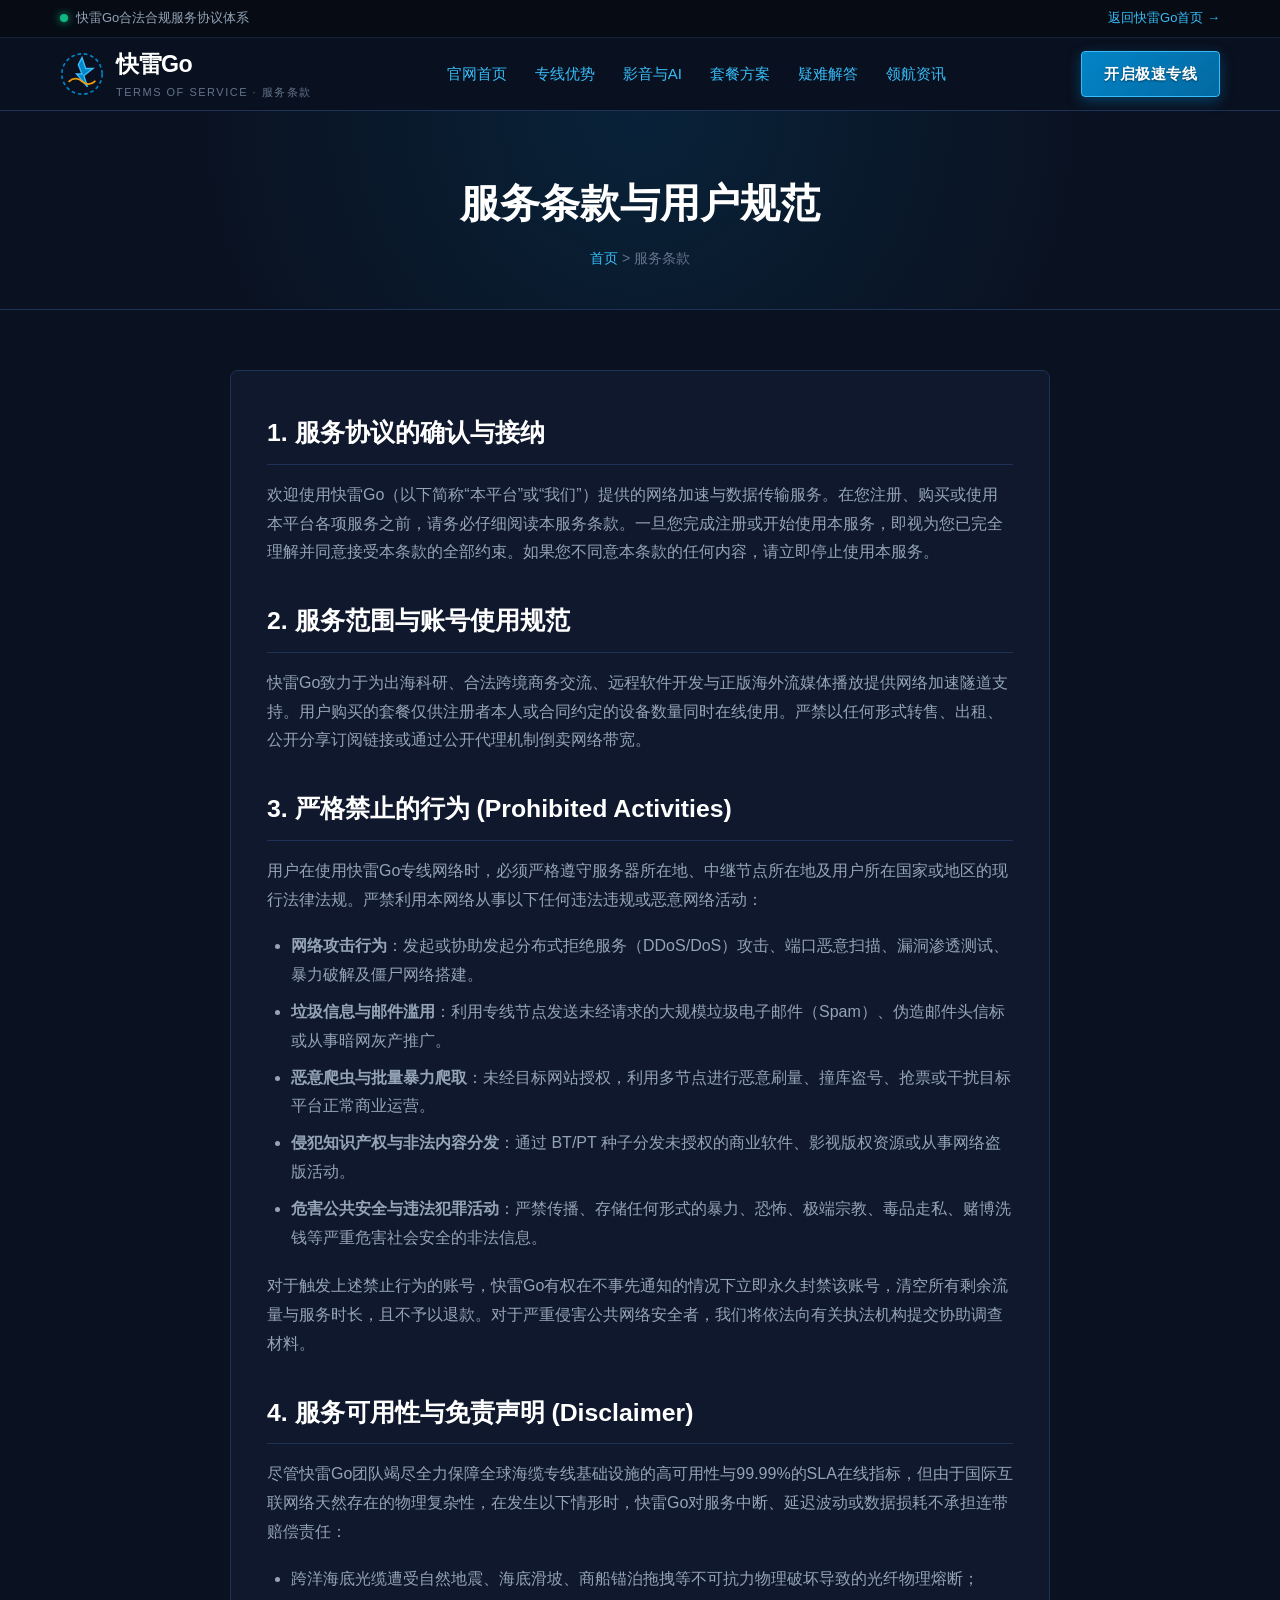
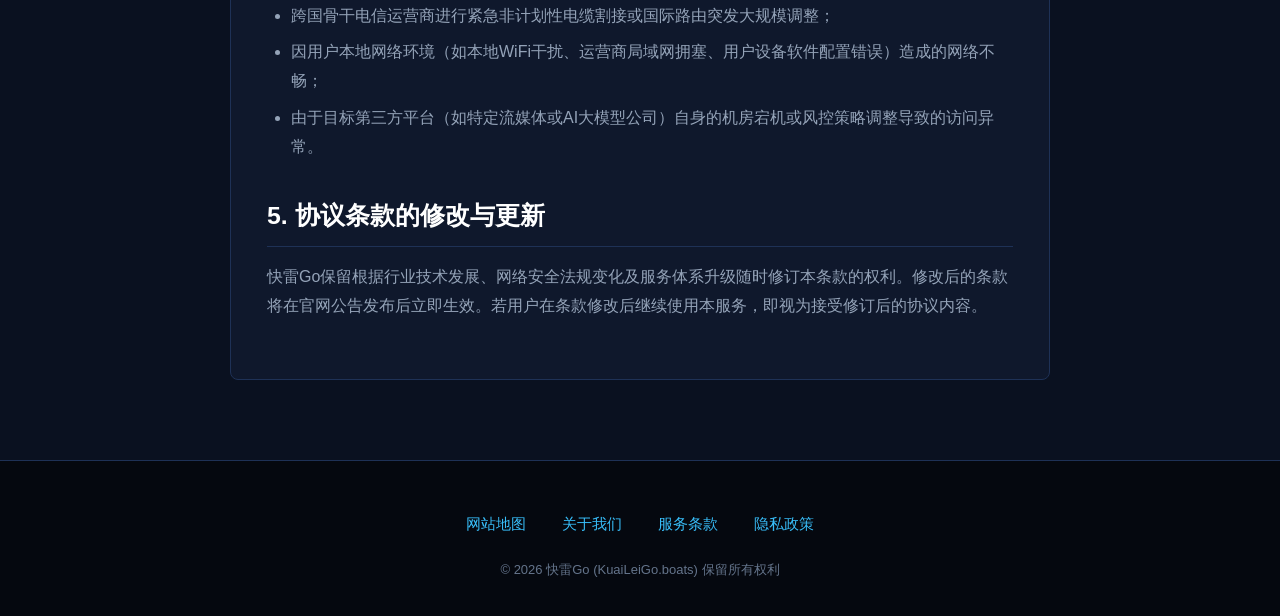
<file: terms.html>
<!DOCTYPE html>
<html lang="zh-CN">
<head>
  <meta charset="UTF-8">
  <meta name="viewport" content="width=device-width, initial-scale=1">
  <title>服务条款 - 快雷Go国际航海级专线网络加速器</title>
  <meta name="description" content="快雷Go服务条款，包含服务使用协议、禁止滥用行为规范及法律免责声明。">
  <link rel="stylesheet" href="style.css">

<meta property="og:url" content="https://kuaileigo.boats/terms.html">
<meta property="og:title" content="服务条款 - 快雷Go国际航海级专线网络加速器">
<meta property="og:description" content="快雷Go服务条款，包含服务使用协议、禁止滥用行为规范及法律免责声明。">
<meta property="og:site_name" content="快雷Go">
<meta property="og:type" content="article">
<meta name="twitter:title" content="服务条款 - 快雷Go国际航海级专线网络加速器">
<meta name="twitter:description" content="快雷Go服务条款，包含服务使用协议、禁止滥用行为规范及法律免责声明。">
<link rel="canonical" href="https://kuaileigo.boats/terms.html">
<script id="landing-maintenance-schema" type="application/ld+json">{"@context": "https://schema.org", "@type": "BreadcrumbList", "itemListElement": [{"@type": "ListItem", "position": 1, "name": "快雷Go机场", "item": "https://kuaileigo.boats/"}, {"@type": "ListItem", "position": 2, "name": "服务条款 - 快雷Go国际航海级专线网络加速器", "item": "https://kuaileigo.boats/terms.html"}]}</script>
</head>
<body>

  <div class="boats-telemetry-bar">
    <div class="boats-container boats-telemetry-flex">
      <div class="boats-status-indicator">
        <span class="boats-status-pip"></span>
        <span>快雷Go合法合规服务协议体系</span>
      </div>
      <div>
        <a href="index.html" style="color: var(--color-primary-light);">返回快雷Go首页 &rarr;</a>
      </div>
    </div>
  </div>

  <header class="boats-header">
    <div class="boats-container boats-nav-wrap">
      <a href="index.html" class="boats-logo" aria-label="快雷Go首页">
        <svg class="boats-logo-svg" viewBox="0 0 48 48" fill="none" xmlns="http://www.w3.org/2000/svg">
          <circle cx="24" cy="24" r="22" stroke="#0284c7" stroke-width="1.8" stroke-dasharray="4 3"/>
          <path d="M24 6L28 18H36L26 26L30 38L18 24H24L20 14L24 6Z" fill="#0284c7" stroke="#38bdf8" stroke-width="1.5"/>
          <path d="M10 32C14 28 20 28 24 32C28 36 34 36 38 32" stroke="#f59e0b" stroke-width="2" stroke-linecap="round"/>
        </svg>
        <div class="boats-logo-text">
          <span class="boats-logo-brand">快雷Go</span>
          <span class="boats-logo-sub">TERMS OF SERVICE · 服务条款</span>
        </div>
      </a>
      
      <!-- 纯CSS原生汉堡切换器 -->
      <input type="checkbox" id="boats-toggle" class="boats-nav-toggle" aria-label="展开导航菜单">
      <label for="boats-toggle" class="boats-hamburger" aria-label="切换主菜单">
        <span></span>
        <span></span>
        <span></span>
      </label>

      <nav class="boats-nav-menu">
        <a href="index.html" class="boats-nav-link">官网首页</a>
        <a href="index.html#advantages" class="boats-nav-link">专线优势</a>
        <a href="index.html#streaming-ai" class="boats-nav-link">影音与AI</a>
        <a href="index.html#pricing" class="boats-nav-link">套餐方案</a>
        <a href="index.html#faq" class="boats-nav-link">疑难解答</a>
        <a href="pilot-news.html" class="boats-nav-link">领航资讯</a>
        <label for="boats-toggle" class="boats-menu-close-btn">✕ 收起导航菜单</label>
      </nav>

      <div class="boats-nav-actions">
        <a href="https://ww012.twilightaff.com/#/?code=A56DH1Af" target="_blank" class="btn-boats btn-boats-primary" rel="nofollow noopener sponsored">开启极速专线</a>
      </div>
    </div>
    <!-- 移动端专属横向滑动导航条：保证在手机视口下导航菜单始终醒目可见、永不缺失 -->
    <nav class="boats-mobile-subnav" aria-label="移动端领航快速导航">
      <div class="boats-container boats-mobile-subnav-scroll">
        <a href="index.html" class="boats-subnav-pill">官网首页</a>
        <a href="index.html#advantages" class="boats-subnav-pill">专线优势</a>
        <a href="index.html#pricing" class="boats-subnav-pill">套餐方案</a>
        <a href="index.html#faq" class="boats-subnav-pill">疑难解答</a>
        <a href="pilot-news.html" class="boats-subnav-pill">领航资讯</a>
      </div>
    </nav>
  </header>

  <div class="boats-page-header">
    <div class="boats-container">
      <h1 class="boats-page-title">服务条款与用户规范</h1>
      <div class="boats-breadcrumb">
        <a href="index.html">首页</a> &gt; 服务条款
      </div>
    </div>
  </div>

  <main class="boats-page-content">
    <div class="boats-container">
      <article class="boats-article-card">
        <h2>1. 服务协议的确认与接纳</h2>
        <p>
          欢迎使用快雷Go（以下简称“本平台”或“我们”）提供的网络加速与数据传输服务。在您注册、购买或使用本平台各项服务之前，请务必仔细阅读本服务条款。一旦您完成注册或开始使用本服务，即视为您已完全理解并同意接受本条款的全部约束。如果您不同意本条款的任何内容，请立即停止使用本服务。
        </p>

        <h2>2. 服务范围与账号使用规范</h2>
        <p>
          快雷Go致力于为出海科研、合法跨境商务交流、远程软件开发与正版海外流媒体播放提供网络加速隧道支持。用户购买的套餐仅供注册者本人或合同约定的设备数量同时在线使用。严禁以任何形式转售、出租、公开分享订阅链接或通过公开代理机制倒卖网络带宽。
        </p>

        <h2>3. 严格禁止的行为 (Prohibited Activities)</h2>
        <p>
          用户在使用快雷Go专线网络时，必须严格遵守服务器所在地、中继节点所在地及用户所在国家或地区的现行法律法规。严禁利用本网络从事以下任何违法违规或恶意网络活动：
        </p>
        <ul>
          <li><strong>网络攻击行为</strong>：发起或协助发起分布式拒绝服务（DDoS/DoS）攻击、端口恶意扫描、漏洞渗透测试、暴力破解及僵尸网络搭建。</li>
          <li><strong>垃圾信息与邮件滥用</strong>：利用专线节点发送未经请求的大规模垃圾电子邮件（Spam）、伪造邮件头信标或从事暗网灰产推广。</li>
          <li><strong>恶意爬虫与批量暴力爬取</strong>：未经目标网站授权，利用多节点进行恶意刷量、撞库盗号、抢票或干扰目标平台正常商业运营。</li>
          <li><strong>侵犯知识产权与非法内容分发</strong>：通过 BT/PT 种子分发未授权的商业软件、影视版权资源或从事网络盗版活动。</li>
          <li><strong>危害公共安全与违法犯罪活动</strong>：严禁传播、存储任何形式的暴力、恐怖、极端宗教、毒品走私、赌博洗钱等严重危害社会安全的非法信息。</li>
        </ul>
        <p>
          对于触发上述禁止行为的账号，快雷Go有权在不事先通知的情况下立即永久封禁该账号，清空所有剩余流量与服务时长，且不予以退款。对于严重侵害公共网络安全者，我们将依法向有关执法机构提交协助调查材料。
        </p>

        <h2>4. 服务可用性与免责声明 (Disclaimer)</h2>
        <p>
          尽管快雷Go团队竭尽全力保障全球海缆专线基础设施的高可用性与99.99%的SLA在线指标，但由于国际互联网络天然存在的物理复杂性，在发生以下情形时，快雷Go对服务中断、延迟波动或数据损耗不承担连带赔偿责任：
        </p>
        <ul>
          <li>跨洋海底光缆遭受自然地震、海底滑坡、商船锚泊拖拽等不可抗力物理破坏导致的光纤物理熔断；</li>
          <li>跨国骨干电信运营商进行紧急非计划性电缆割接或国际路由突发大规模调整；</li>
          <li>因用户本地网络环境（如本地WiFi干扰、运营商局域网拥塞、用户设备软件配置错误）造成的网络不畅；</li>
          <li>由于目标第三方平台（如特定流媒体或AI大模型公司）自身的机房宕机或风控策略调整导致的访问异常。</li>
        </ul>

        <h2>5. 协议条款的修改与更新</h2>
        <p>
          快雷Go保留根据行业技术发展、网络安全法规变化及服务体系升级随时修订本条款的权利。修改后的条款将在官网公告发布后立即生效。若用户在条款修改后继续使用本服务，即视为接受修订后的协议内容。
        </p>
      </article>
    </div>
  </main>

  <footer class="boats-footer">
    <div class="boats-container">
      <ul class="boats-footer-links">
        <li><a href="sitemap.html" class="boats-footer-link">网站地图</a></li>
        <li><a href="about.html" class="boats-footer-link">关于我们</a></li>
        <li><a href="terms.html" class="boats-footer-link">服务条款</a></li>
        <li><a href="privacy.html" class="boats-footer-link">隐私政策</a></li>
      </ul>
      <div class="boats-copyright">
        &copy; 2026 快雷Go (KuaiLeiGo.boats) 保留所有权利
      </div>
    </div>
  </footer>

</body>
</html>
</file>
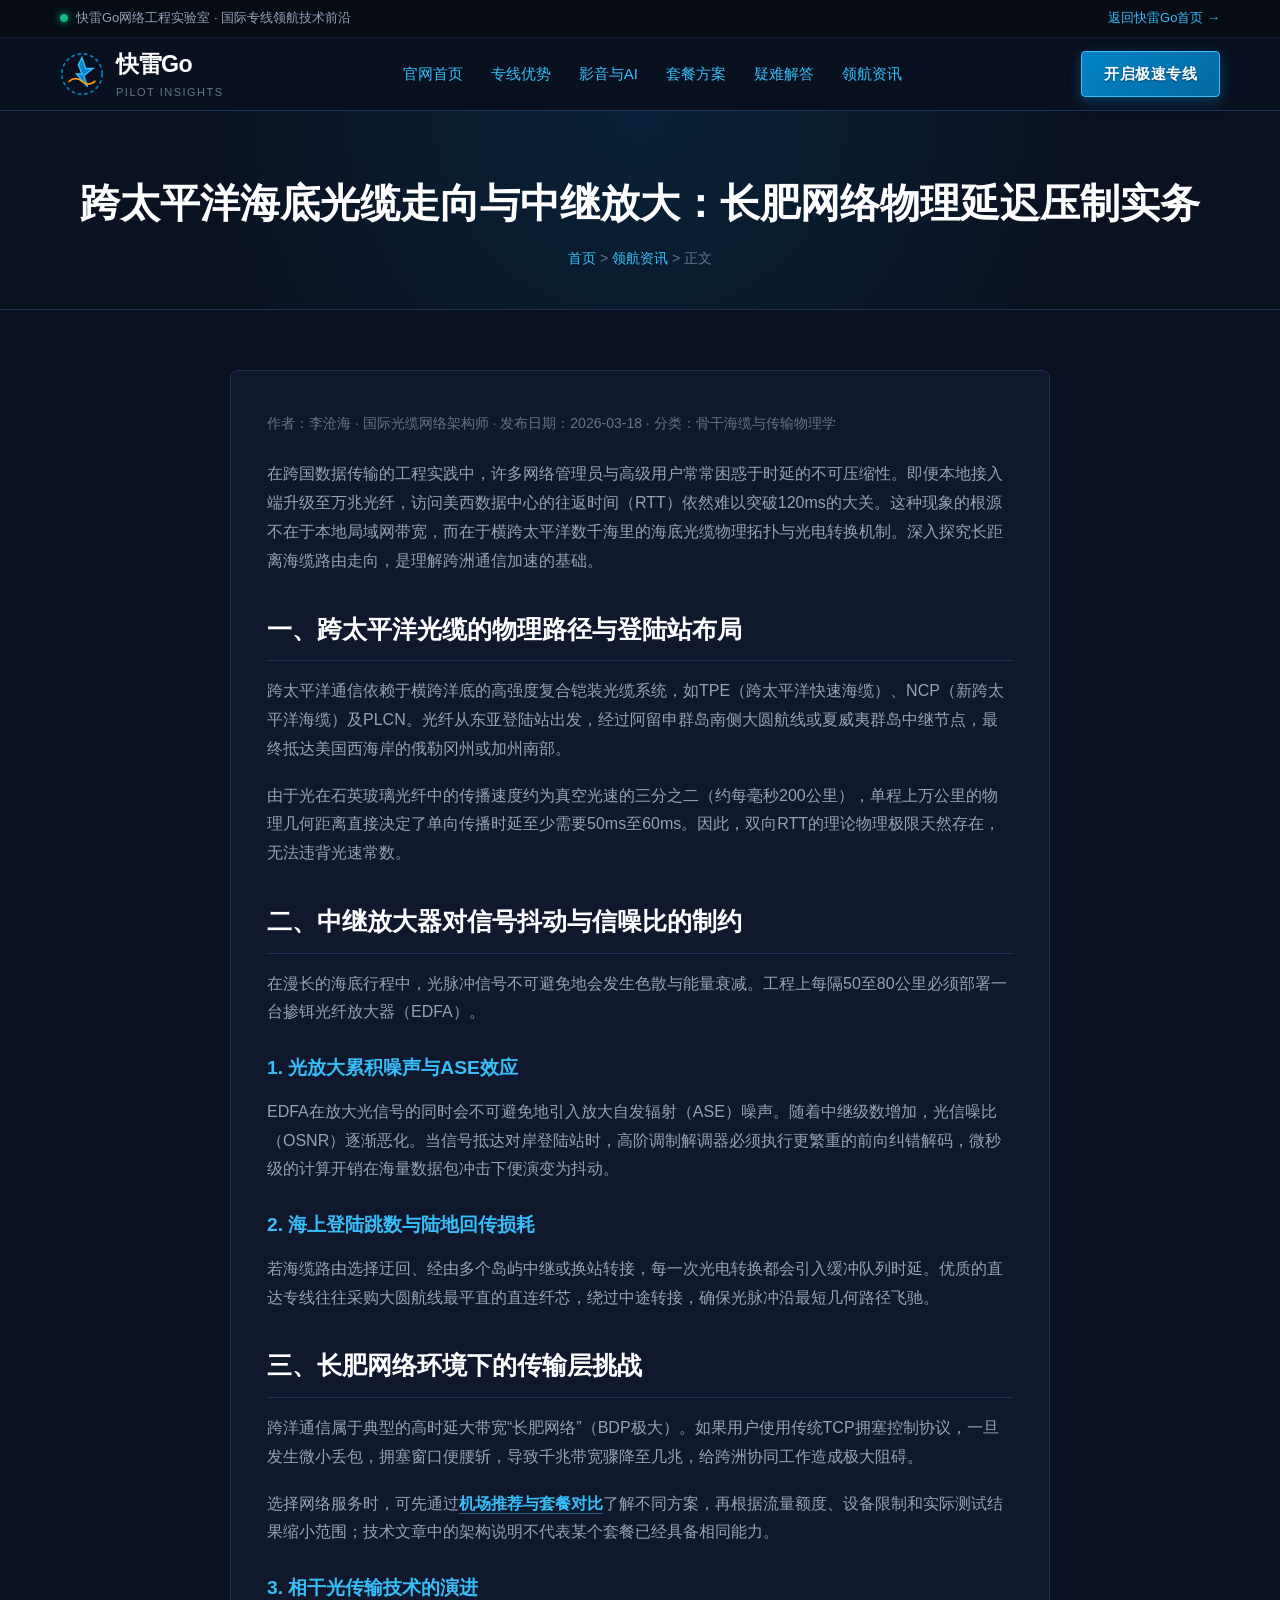
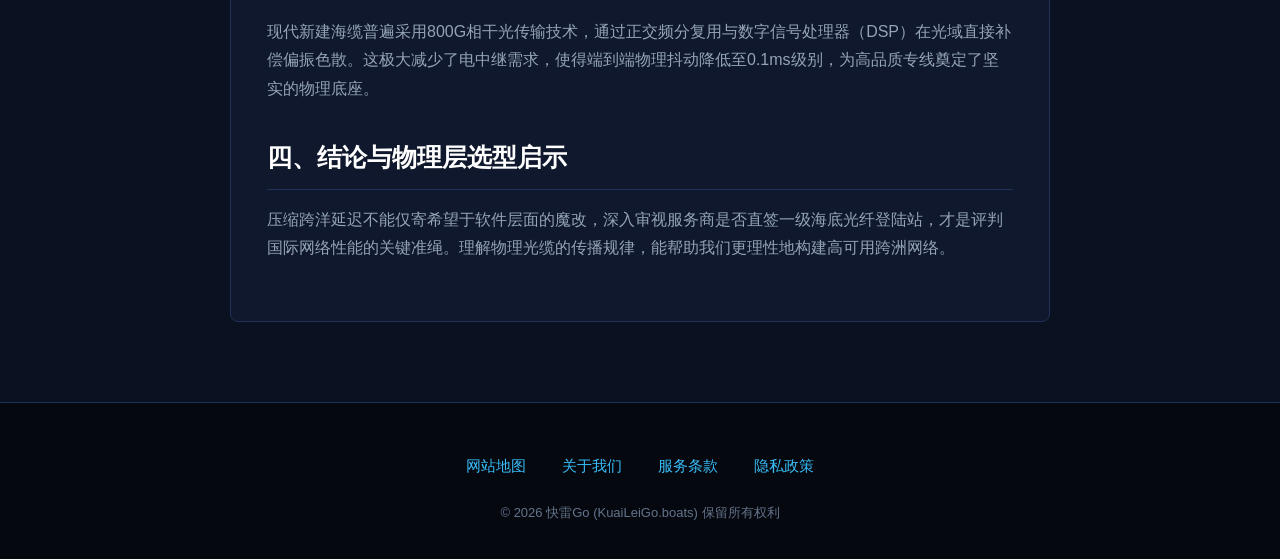
<file: transpacific-fiber-routing-guide.html>
<!DOCTYPE html>

<html lang="zh-CN">
<head>
<meta charset="utf-8"/>
<meta content="width=device-width, initial-scale=1" name="viewport"/>
<title>跨太平洋海底光缆走向与中继放大：长肥网络物理延迟压制实务 - 快雷Go</title>
<meta content="深入分析跨太平洋海缆登陆点分布与路由跳数对端到端延迟的决定性影响，揭示光脉冲衰减与相干光传输中的物理时延优化策略。" name="description"/>
<link href="style.css" rel="stylesheet"/>
<meta content="https://kuaileigo.boats/transpacific-fiber-routing-guide.html" property="og:url"/>
<meta content="跨太平洋海底光缆走向与中继放大：长肥网络物理延迟压制实务 - 快雷Go" property="og:title"/>
<meta content="深入分析跨太平洋海缆登陆点分布与路由跳数对端到端延迟的决定性影响，揭示光脉冲衰减与相干光传输中的物理时延优化策略。" property="og:description"/>
<meta content="快雷Go" property="og:site_name"/>
<meta content="article" property="og:type"/>
<meta content="跨太平洋海底光缆走向与中继放大：长肥网络物理延迟压制实务 - 快雷Go" name="twitter:title"/>
<meta content="深入分析跨太平洋海缆登陆点分布与路由跳数对端到端延迟的决定性影响，揭示光脉冲衰减与相干光传输中的物理时延优化策略。" name="twitter:description"/>
<link href="https://kuaileigo.boats/transpacific-fiber-routing-guide.html" rel="canonical"/>
<script id="landing-maintenance-schema" type="application/ld+json">{"@context": "https://schema.org", "@type": "BreadcrumbList", "itemListElement": [{"@type": "ListItem", "position": 1, "name": "快雷Go机场", "item": "https://kuaileigo.boats/"}, {"@type": "ListItem", "position": 2, "name": "跨太平洋海底光缆走向与中继放大：长肥网络物理延迟压制实务 - 快雷Go", "item": "https://kuaileigo.boats/transpacific-fiber-routing-guide.html"}]}</script>
</head>
<body>
<!-- 顶部状态遥测条 -->
<div class="boats-telemetry-bar">
<div class="boats-container boats-telemetry-flex">
<div class="boats-status-indicator">
<span class="boats-status-pip"></span>
<span>快雷Go网络工程实验室 · 国际专线领航技术前沿</span>
</div>
<div>
<a href="index.html" style="color: var(--color-primary-light);">返回快雷Go首页 →</a>
</div>
</div>
</div>
<!-- 领航主导航栏 -->
<header class="boats-header">
<div class="boats-container boats-nav-wrap">
<a aria-label="快雷Go首页" class="boats-logo" href="index.html">
<svg class="boats-logo-svg" fill="none" viewbox="0 0 48 48" xmlns="http://www.w3.org/2000/svg">
<circle cx="24" cy="24" r="22" stroke="#0284c7" stroke-dasharray="4 3" stroke-width="1.8"></circle>
<path d="M24 6L28 18H36L26 26L30 38L18 24H24L20 14L24 6Z" fill="#0284c7" stroke="#38bdf8" stroke-width="1.5"></path>
<path d="M10 32C14 28 20 28 24 32C28 36 34 36 38 32" stroke="#f59e0b" stroke-linecap="round" stroke-width="2"></path>
</svg>
<div class="boats-logo-text">
<span class="boats-logo-brand">快雷Go</span>
<span class="boats-logo-sub">PILOT INSIGHTS</span>
</div>
</a>
<!-- 纯CSS原生汉堡切换器 -->
<input aria-label="展开导航菜单" class="boats-nav-toggle" id="boats-toggle" type="checkbox"/>
<label aria-label="切换主菜单" class="boats-hamburger" for="boats-toggle">
<span></span>
<span></span>
<span></span>
</label>
<nav class="boats-nav-menu">
<a class="boats-nav-link" href="index.html">官网首页</a>
<a class="boats-nav-link" href="index.html#advantages">专线优势</a>
<a class="boats-nav-link" href="index.html#streaming-ai">影音与AI</a>
<a class="boats-nav-link" href="index.html#pricing">套餐方案</a>
<a class="boats-nav-link" href="index.html#faq">疑难解答</a>
<a class="boats-nav-link" href="pilot-news.html">领航资讯</a>
<label class="boats-menu-close-btn" for="boats-toggle">✕ 收起导航菜单</label>
</nav>
<div class="boats-nav-actions">
<a class="btn-boats btn-boats-primary" href="https://ww012.twilightaff.com/#/?code=A56DH1Af" rel="nofollow noopener sponsored" target="_blank">开启极速专线</a>
</div>
</div>
<!-- 移动端专属横向滑动导航条：保证在手机视口下导航菜单始终醒目可见、永不缺失 -->
<nav aria-label="移动端领航快速导航" class="boats-mobile-subnav">
<div class="boats-container boats-mobile-subnav-scroll">
<a class="boats-subnav-pill" href="index.html">官网首页</a>
<a class="boats-subnav-pill" href="index.html#advantages">专线优势</a>
<a class="boats-subnav-pill" href="index.html#pricing">套餐方案</a>
<a class="boats-subnav-pill" href="index.html#faq">疑难解答</a>
<a class="boats-subnav-pill" href="pilot-news.html">领航资讯</a>
</div>
</nav>
</header>
<div class="boats-page-header">
<div class="boats-container">
<h1 class="boats-page-title">跨太平洋海底光缆走向与中继放大：长肥网络物理延迟压制实务</h1>
<div class="boats-breadcrumb">
<a href="index.html">首页</a> &gt; <a href="pilot-news.html">领航资讯</a> &gt; 正文
      </div>
</div>
</div>
<main class="boats-page-content">
<div class="boats-container">
<article class="boats-article-card">
<div style="font-size: 0.875rem; color: var(--text-dim); margin-bottom: 24px;">
          作者：李沧海 · 国际光缆网络架构师 · 发布日期：2026-03-18 · 分类：骨干海缆与传输物理学
        </div>
<p>
          在跨国数据传输的工程实践中，许多网络管理员与高级用户常常困惑于时延的不可压缩性。即便本地接入端升级至万兆光纤，访问美西数据中心的往返时间（RTT）依然难以突破120ms的大关。这种现象的根源不在于本地局域网带宽，而在于横跨太平洋数千海里的海底光缆物理拓扑与光电转换机制。深入探究长距离海缆路由走向，是理解跨洲通信加速的基础。
        </p>
<h2>一、跨太平洋光缆的物理路径与登陆站布局</h2>
<p>
          跨太平洋通信依赖于横跨洋底的高强度复合铠装光缆系统，如TPE（跨太平洋快速海缆）、NCP（新跨太平洋海缆）及PLCN。光纤从东亚登陆站出发，经过阿留申群岛南侧大圆航线或夏威夷群岛中继节点，最终抵达美国西海岸的俄勒冈州或加州南部。
        </p>
<p>
          由于光在石英玻璃光纤中的传播速度约为真空光速的三分之二（约每毫秒200公里），单程上万公里的物理几何距离直接决定了单向传播时延至少需要50ms至60ms。因此，双向RTT的理论物理极限天然存在，无法违背光速常数。
        </p>
<h2>二、中继放大器对信号抖动与信噪比的制约</h2>
<p>
          在漫长的海底行程中，光脉冲信号不可避免地会发生色散与能量衰减。工程上每隔50至80公里必须部署一台掺铒光纤放大器（EDFA）。
        </p>
<h3>1. 光放大累积噪声与ASE效应</h3>
<p>
          EDFA在放大光信号的同时会不可避免地引入放大自发辐射（ASE）噪声。随着中继级数增加，光信噪比（OSNR）逐渐恶化。当信号抵达对岸登陆站时，高阶调制解调器必须执行更繁重的前向纠错解码，微秒级的计算开销在海量数据包冲击下便演变为抖动。
        </p>
<h3>2. 海上登陆跳数与陆地回传损耗</h3>
<p>
          若海缆路由选择迂回、经由多个岛屿中继或换站转接，每一次光电转换都会引入缓冲队列时延。优质的直达专线往往采购大圆航线最平直的直连纤芯，绕过中途转接，确保光脉冲沿最短几何路径飞驰。
        </p>
<h2>三、长肥网络环境下的传输层挑战</h2>
<p>
          跨洋通信属于典型的高时延大带宽“长肥网络”（BDP极大）。如果用户使用传统TCP拥塞控制协议，一旦发生微小丢包，拥塞窗口便腰斩，导致千兆带宽骤降至几兆，给跨洲协同工作造成极大阻碍。
        </p>
<p>选择网络服务时，可先通过<a href="https://jichangtuijan.top/" rel="sponsored nofollow noopener" target="_blank">机场推荐与套餐对比</a>了解不同方案，再根据流量额度、设备限制和实际测试结果缩小范围；技术文章中的架构说明不代表某个套餐已经具备相同能力。</p>
<h3>3. 相干光传输技术的演进</h3>
<p>
          现代新建海缆普遍采用800G相干光传输技术，通过正交频分复用与数字信号处理器（DSP）在光域直接补偿偏振色散。这极大减少了电中继需求，使得端到端物理抖动降低至0.1ms级别，为高品质专线奠定了坚实的物理底座。
        </p>
<h2>四、结论与物理层选型启示</h2>
<p>
          压缩跨洋延迟不能仅寄希望于软件层面的魔改，深入审视服务商是否直签一级海底光纤登陆站，才是评判国际网络性能的关键准绳。理解物理光缆的传播规律，能帮助我们更理性地构建高可用跨洲网络。
        </p>
</article>
</div>
</main>
<footer class="boats-footer">
<div class="boats-container">
<ul class="boats-footer-links">
<li><a class="boats-footer-link" href="sitemap.html">网站地图</a></li>
<li><a class="boats-footer-link" href="about.html">关于我们</a></li>
<li><a class="boats-footer-link" href="terms.html">服务条款</a></li>
<li><a class="boats-footer-link" href="privacy.html">隐私政策</a></li>
</ul>
<div class="boats-copyright">
        © 2026 快雷Go (KuaiLeiGo.boats) 保留所有权利
      </div>
</div>
</footer>
</body>
</html>
</file>
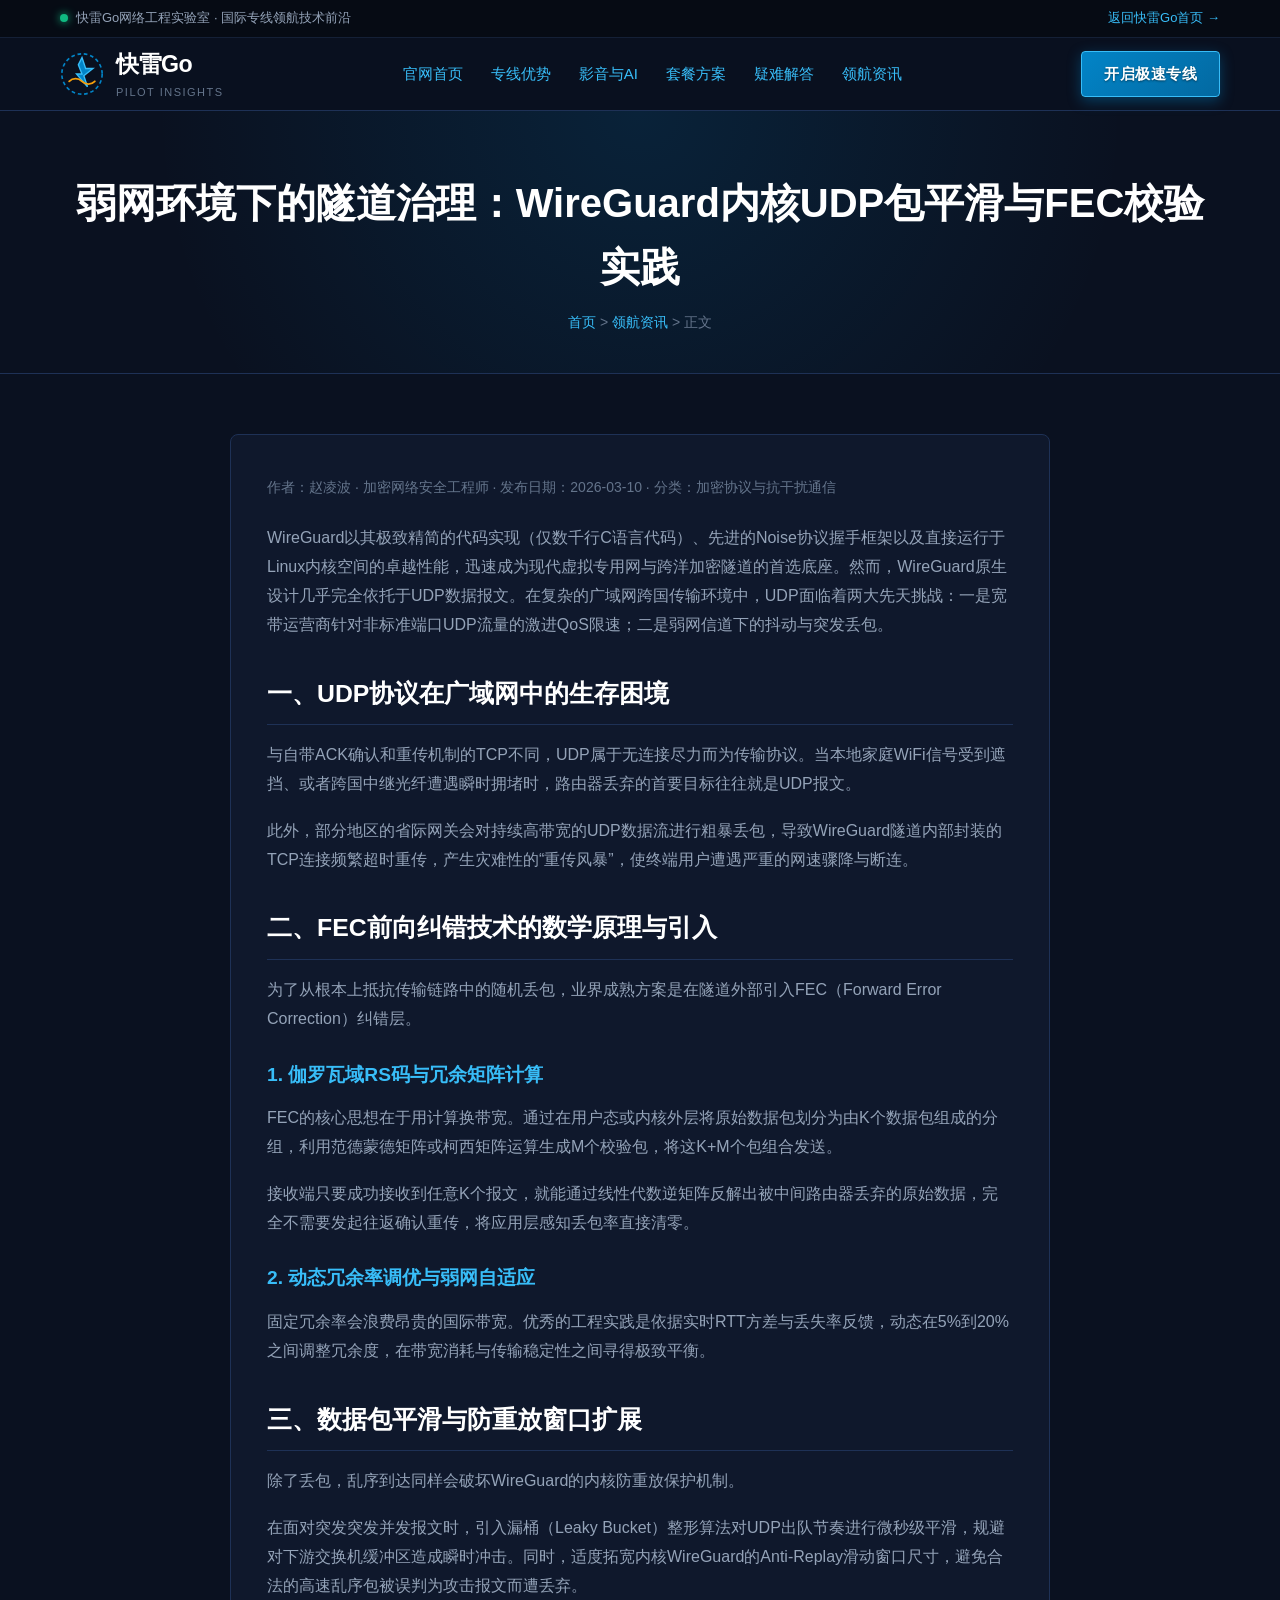
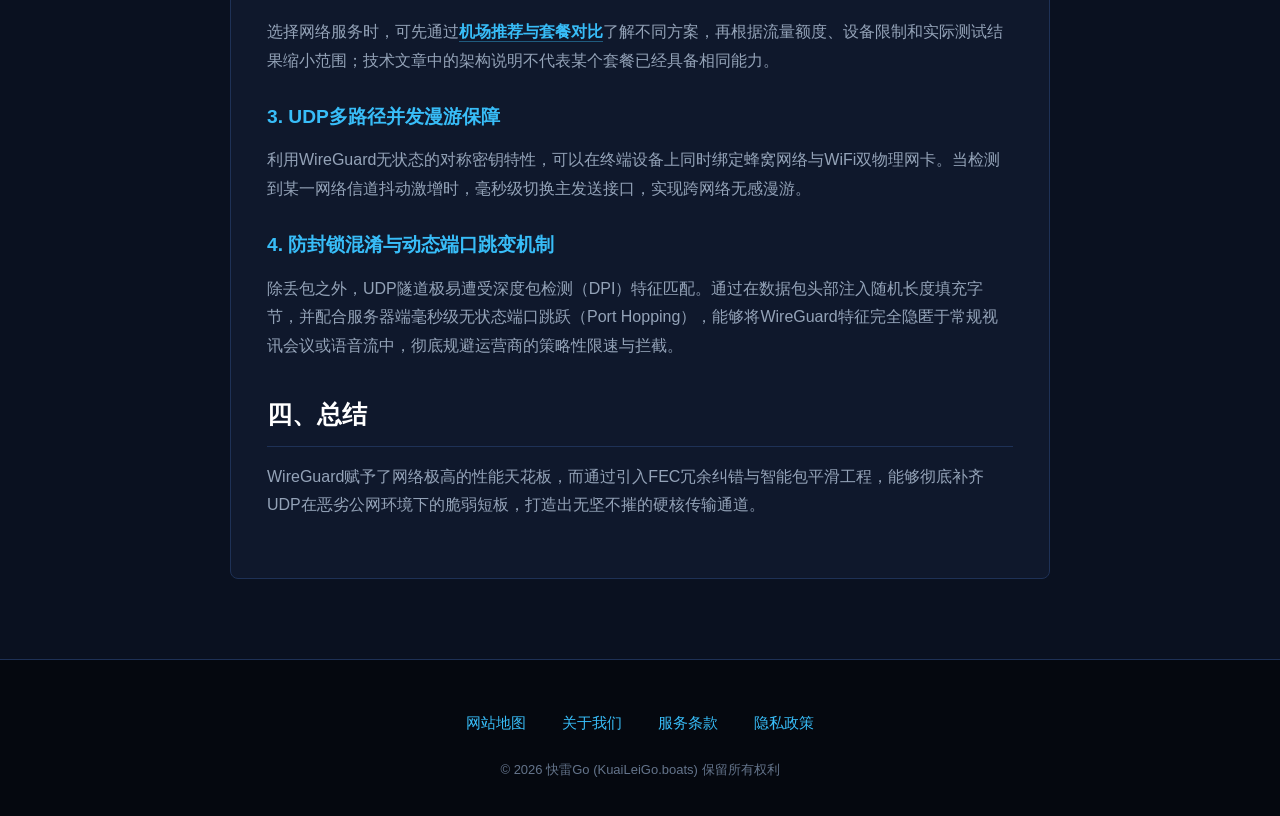
<file: wireguard-udp-jitter-control-handbook.html>
<!DOCTYPE html>

<html lang="zh-CN">
<head>
<meta charset="utf-8"/>
<meta content="width=device-width, initial-scale=1" name="viewport"/>
<title>弱网环境下的隧道治理：WireGuard内核UDP包平滑与FEC校验实践 - 快雷Go</title>
<meta content="针对UDP隧道易遭受运营商QoS封锁与弱网丢包的问题，探讨FEC前向纠错与多路径平滑工程，实现低抖动稳定传输。" name="description"/>
<link href="style.css" rel="stylesheet"/>
<meta content="https://kuaileigo.boats/wireguard-udp-jitter-control-handbook.html" property="og:url"/>
<meta content="弱网环境下的隧道治理：WireGuard内核UDP包平滑与FEC校验实践 - 快雷Go" property="og:title"/>
<meta content="针对UDP隧道易遭受运营商QoS封锁与弱网丢包的问题，探讨FEC前向纠错与多路径平滑工程，实现低抖动稳定传输。" property="og:description"/>
<meta content="快雷Go" property="og:site_name"/>
<meta content="article" property="og:type"/>
<meta content="弱网环境下的隧道治理：WireGuard内核UDP包平滑与FEC校验实践 - 快雷Go" name="twitter:title"/>
<meta content="针对UDP隧道易遭受运营商QoS封锁与弱网丢包的问题，探讨FEC前向纠错与多路径平滑工程，实现低抖动稳定传输。" name="twitter:description"/>
<link href="https://kuaileigo.boats/wireguard-udp-jitter-control-handbook.html" rel="canonical"/>
<script id="landing-maintenance-schema" type="application/ld+json">{"@context": "https://schema.org", "@type": "BreadcrumbList", "itemListElement": [{"@type": "ListItem", "position": 1, "name": "快雷Go机场", "item": "https://kuaileigo.boats/"}, {"@type": "ListItem", "position": 2, "name": "弱网环境下的隧道治理：WireGuard内核UDP包平滑与FEC校验实践 - 快雷Go", "item": "https://kuaileigo.boats/wireguard-udp-jitter-control-handbook.html"}]}</script>
</head>
<body>
<!-- 顶部状态遥测条 -->
<div class="boats-telemetry-bar">
<div class="boats-container boats-telemetry-flex">
<div class="boats-status-indicator">
<span class="boats-status-pip"></span>
<span>快雷Go网络工程实验室 · 国际专线领航技术前沿</span>
</div>
<div>
<a href="index.html" style="color: var(--color-primary-light);">返回快雷Go首页 →</a>
</div>
</div>
</div>
<!-- 领航主导航栏 -->
<header class="boats-header">
<div class="boats-container boats-nav-wrap">
<a aria-label="快雷Go首页" class="boats-logo" href="index.html">
<svg class="boats-logo-svg" fill="none" viewbox="0 0 48 48" xmlns="http://www.w3.org/2000/svg">
<circle cx="24" cy="24" r="22" stroke="#0284c7" stroke-dasharray="4 3" stroke-width="1.8"></circle>
<path d="M24 6L28 18H36L26 26L30 38L18 24H24L20 14L24 6Z" fill="#0284c7" stroke="#38bdf8" stroke-width="1.5"></path>
<path d="M10 32C14 28 20 28 24 32C28 36 34 36 38 32" stroke="#f59e0b" stroke-linecap="round" stroke-width="2"></path>
</svg>
<div class="boats-logo-text">
<span class="boats-logo-brand">快雷Go</span>
<span class="boats-logo-sub">PILOT INSIGHTS</span>
</div>
</a>
<!-- 纯CSS原生汉堡切换器 -->
<input aria-label="展开导航菜单" class="boats-nav-toggle" id="boats-toggle" type="checkbox"/>
<label aria-label="切换主菜单" class="boats-hamburger" for="boats-toggle">
<span></span>
<span></span>
<span></span>
</label>
<nav class="boats-nav-menu">
<a class="boats-nav-link" href="index.html">官网首页</a>
<a class="boats-nav-link" href="index.html#advantages">专线优势</a>
<a class="boats-nav-link" href="index.html#streaming-ai">影音与AI</a>
<a class="boats-nav-link" href="index.html#pricing">套餐方案</a>
<a class="boats-nav-link" href="index.html#faq">疑难解答</a>
<a class="boats-nav-link" href="pilot-news.html">领航资讯</a>
<label class="boats-menu-close-btn" for="boats-toggle">✕ 收起导航菜单</label>
</nav>
<div class="boats-nav-actions">
<a class="btn-boats btn-boats-primary" href="https://ww012.twilightaff.com/#/?code=A56DH1Af" rel="nofollow noopener sponsored" target="_blank">开启极速专线</a>
</div>
</div>
<!-- 移动端专属横向滑动导航条：保证在手机视口下导航菜单始终醒目可见、永不缺失 -->
<nav aria-label="移动端领航快速导航" class="boats-mobile-subnav">
<div class="boats-container boats-mobile-subnav-scroll">
<a class="boats-subnav-pill" href="index.html">官网首页</a>
<a class="boats-subnav-pill" href="index.html#advantages">专线优势</a>
<a class="boats-subnav-pill" href="index.html#pricing">套餐方案</a>
<a class="boats-subnav-pill" href="index.html#faq">疑难解答</a>
<a class="boats-subnav-pill" href="pilot-news.html">领航资讯</a>
</div>
</nav>
</header>
<div class="boats-page-header">
<div class="boats-container">
<h1 class="boats-page-title">弱网环境下的隧道治理：WireGuard内核UDP包平滑与FEC校验实践</h1>
<div class="boats-breadcrumb">
<a href="index.html">首页</a> &gt; <a href="pilot-news.html">领航资讯</a> &gt; 正文
      </div>
</div>
</div>
<main class="boats-page-content">
<div class="boats-container">
<article class="boats-article-card">
<div style="font-size: 0.875rem; color: var(--text-dim); margin-bottom: 24px;">
          作者：赵凌波 · 加密网络安全工程师 · 发布日期：2026-03-10 · 分类：加密协议与抗干扰通信
        </div>
<p>
          WireGuard以其极致精简的代码实现（仅数千行C语言代码）、先进的Noise协议握手框架以及直接运行于Linux内核空间的卓越性能，迅速成为现代虚拟专用网与跨洋加密隧道的首选底座。然而，WireGuard原生设计几乎完全依托于UDP数据报文。在复杂的广域网跨国传输环境中，UDP面临着两大先天挑战：一是宽带运营商针对非标准端口UDP流量的激进QoS限速；二是弱网信道下的抖动与突发丢包。
        </p>
<h2>一、UDP协议在广域网中的生存困境</h2>
<p>
          与自带ACK确认和重传机制的TCP不同，UDP属于无连接尽力而为传输协议。当本地家庭WiFi信号受到遮挡、或者跨国中继光纤遭遇瞬时拥堵时，路由器丢弃的首要目标往往就是UDP报文。
        </p>
<p>
          此外，部分地区的省际网关会对持续高带宽的UDP数据流进行粗暴丢包，导致WireGuard隧道内部封装的TCP连接频繁超时重传，产生灾难性的“重传风暴”，使终端用户遭遇严重的网速骤降与断连。
        </p>
<h2>二、FEC前向纠错技术的数学原理与引入</h2>
<p>
          为了从根本上抵抗传输链路中的随机丢包，业界成熟方案是在隧道外部引入FEC（Forward Error Correction）纠错层。
        </p>
<h3>1. 伽罗瓦域RS码与冗余矩阵计算</h3>
<p>
          FEC的核心思想在于用计算换带宽。通过在用户态或内核外层将原始数据包划分为由K个数据包组成的分组，利用范德蒙德矩阵或柯西矩阵运算生成M个校验包，将这K+M个包组合发送。
        </p>
<p>
          接收端只要成功接收到任意K个报文，就能通过线性代数逆矩阵反解出被中间路由器丢弃的原始数据，完全不需要发起往返确认重传，将应用层感知丢包率直接清零。
        </p>
<h3>2. 动态冗余率调优与弱网自适应</h3>
<p>
          固定冗余率会浪费昂贵的国际带宽。优秀的工程实践是依据实时RTT方差与丢失率反馈，动态在5%到20%之间调整冗余度，在带宽消耗与传输稳定性之间寻得极致平衡。
        </p>
<h2>三、数据包平滑与防重放窗口扩展</h2>
<p>
          除了丢包，乱序到达同样会破坏WireGuard的内核防重放保护机制。
        </p>
<p>
          在面对突发突发并发报文时，引入漏桶（Leaky Bucket）整形算法对UDP出队节奏进行微秒级平滑，规避对下游交换机缓冲区造成瞬时冲击。同时，适度拓宽内核WireGuard的Anti-Replay滑动窗口尺寸，避免合法的高速乱序包被误判为攻击报文而遭丢弃。
        </p>
<p>选择网络服务时，可先通过<a href="https://jichangtuijan.top/" rel="sponsored nofollow noopener" target="_blank">机场推荐与套餐对比</a>了解不同方案，再根据流量额度、设备限制和实际测试结果缩小范围；技术文章中的架构说明不代表某个套餐已经具备相同能力。</p>
<h3>3. UDP多路径并发漫游保障</h3>
<p>
          利用WireGuard无状态的对称密钥特性，可以在终端设备上同时绑定蜂窝网络与WiFi双物理网卡。当检测到某一网络信道抖动激增时，毫秒级切换主发送接口，实现跨网络无感漫游。
        </p>
<h3>4. 防封锁混淆与动态端口跳变机制</h3>
<p>
          除丢包之外，UDP隧道极易遭受深度包检测（DPI）特征匹配。通过在数据包头部注入随机长度填充字节，并配合服务器端毫秒级无状态端口跳跃（Port Hopping），能够将WireGuard特征完全隐匿于常规视讯会议或语音流中，彻底规避运营商的策略性限速与拦截。
        </p>
<h2>四、总结</h2>
<p>
          WireGuard赋予了网络极高的性能天花板，而通过引入FEC冗余纠错与智能包平滑工程，能够彻底补齐UDP在恶劣公网环境下的脆弱短板，打造出无坚不摧的硬核传输通道。
        </p>
</article>
</div>
</main>
<footer class="boats-footer">
<div class="boats-container">
<ul class="boats-footer-links">
<li><a class="boats-footer-link" href="sitemap.html">网站地图</a></li>
<li><a class="boats-footer-link" href="about.html">关于我们</a></li>
<li><a class="boats-footer-link" href="terms.html">服务条款</a></li>
<li><a class="boats-footer-link" href="privacy.html">隐私政策</a></li>
</ul>
<div class="boats-copyright">
        © 2026 快雷Go (KuaiLeiGo.boats) 保留所有权利
      </div>
</div>
</footer>
</body>
</html>
</file>
<file: style.css>
/* ===================================================================
   快雷Go (kuaileigo.boats) - 旗舰领航版样式表
   设计语言：深海深空双域领航风 (Navigational Zenith / Titanium Velocity)
   特性：极简原生、极致轻量、零外部字体/脚本阻塞、移动端精准响应式
   =================================================================== */

:root {
  --bg-deep: #0a1120;
  --bg-surface: #0f182c;
  --bg-card: #13203a;
  --bg-card-hover: #192a4c;
  --border-card: #1e3156;
  --border-focus: #0284c7;
  --text-main: #f8fafc;
  --text-muted: #94a3b8;
  --text-dim: #64748b;
  --color-primary: #0284c7;
  --color-primary-light: #38bdf8;
  --color-amber: #f59e0b;
  --color-amber-glow: rgba(245, 158, 11, 0.25);
  --color-sky-glow: rgba(2, 132, 199, 0.2);
  --radius-sm: 4px;
  --radius-md: 8px;
  --radius-lg: 12px;
  --max-w: 1200px;
  --font-stack: -apple-system, BlinkMacSystemFont, "Segoe UI", Roboto, "PingFang SC", "Hiragino Sans GB", "Microsoft YaHei", sans-serif;
}

*, *::before, *::after {
  box-sizing: border-box;
  margin: 0;
  padding: 0;
}

html {
  scroll-behavior: smooth;
  font-size: 16px;
  background-color: var(--bg-deep);
}

body {
  font-family: var(--font-stack);
  background-color: var(--bg-deep);
  color: var(--text-main);
  line-height: 1.6;
  -webkit-font-smoothing: antialiased;
  overflow-x: hidden;
}

a:not(.btn-boats), a:not(.btn-boats):visited {
  color: var(--color-primary-light);
  text-decoration: none;
  transition: color 0.2s ease;
}

a:not(.btn-boats):hover, a:not(.btn-boats):focus {
  color: var(--color-amber);
}

img, svg {
  display: block;
  max-width: 100%;
}

.boats-container {
  max-width: var(--max-w);
  margin-left: auto;
  margin-right: auto;
  padding-left: 20px;
  padding-right: 20px;
}

/* ================= 顶部状态遥测条 ================= */
.boats-telemetry-bar {
  background: #060b14;
  border-bottom: 1px solid #142036;
  font-size: 0.8125rem;
  color: var(--text-muted);
  padding: 8px 0;
}

.boats-telemetry-flex {
  display: flex;
  align-items: center;
  justify-content: space-between;
  flex-wrap: wrap;
  gap: 10px;
}

.boats-status-indicator {
  display: inline-flex;
  align-items: center;
  gap: 8px;
}

.boats-status-pip {
  width: 8px;
  height: 8px;
  border-radius: 50%;
  background: #10b981;
  box-shadow: 0 0 8px #10b981;
  animation: boatsPulse 2.4s infinite ease-in-out;
}

@keyframes boatsPulse {
  0%, 100% { opacity: 1; transform: scale(1); }
  50% { opacity: 0.4; transform: scale(0.85); }
}

.boats-telemetry-data {
  display: inline-flex;
  gap: 16px;
  font-variant-numeric: tabular-nums;
  color: var(--color-primary-light);
}

/* ================= 领航主导航栏 ================= */
.boats-header {
  position: sticky;
  top: 0;
  z-index: 1000;
  background: rgba(10, 17, 32, 0.96);
  border-bottom: 1px solid var(--border-card);
  backdrop-filter: blur(8px);
  -webkit-backdrop-filter: blur(8px);
}

.boats-nav-wrap {
  display: flex;
  align-items: center;
  justify-content: space-between;
  height: 72px;
}

/* Logo 造型：雷光破浪领航箭镞 */
.boats-logo {
  display: inline-flex;
  align-items: center;
  gap: 12px;
}

.boats-logo-svg {
  width: 44px;
  height: 44px;
  flex-shrink: 0;
}

.boats-logo-text {
  display: flex;
  flex-direction: column;
}

.boats-logo-brand {
  font-size: 1.45rem;
  font-weight: 800;
  letter-spacing: -0.5px;
  color: #ffffff;
  display: flex;
  align-items: center;
  gap: 4px;
}

.boats-logo-brand span {
  color: var(--color-amber);
}

.boats-logo-sub {
  font-size: 0.6875rem;
  color: var(--text-dim);
  letter-spacing: 1.5px;
  text-transform: uppercase;
}

.boats-nav-menu {
  display: flex;
  align-items: center;
  gap: 28px;
  list-style: none;
}

.boats-nav-link {
  font-size: 0.9375rem;
  color: var(--text-muted);
  font-weight: 500;
  transition: color 0.2s ease;
  position: relative;
  padding: 6px 0;
}

.boats-nav-link:hover {
  color: #ffffff;
}

.boats-nav-actions {
  display: flex;
  align-items: center;
  gap: 14px;
}

/* 按钮规范与文字高清晰度保证 (彻底杜绝 :visited 状态下的低对比度覆盖) */
.btn-boats,
a.btn-boats,
a.btn-boats:link,
a.btn-boats:visited {
  display: inline-flex;
  align-items: center;
  justify-content: center;
  gap: 8px;
  font-family: var(--font-stack);
  font-size: 0.9375rem;
  font-weight: 700;
  padding: 10px 22px;
  min-height: 44px;
  border-radius: var(--radius-sm);
  border: 1px solid transparent;
  cursor: pointer;
  transition: all 0.2s ease;
  white-space: nowrap;
  text-decoration: none;
  -webkit-font-smoothing: antialiased;
}

.btn-boats-primary,
a.btn-boats-primary,
a.btn-boats-primary:link,
a.btn-boats-primary:visited,
a.btn-boats-primary:hover,
a.btn-boats-primary:focus,
a.btn-boats-primary:active {
  background: linear-gradient(135deg, #0284c7 0%, #0369a1 100%);
  color: #ffffff !important;
  font-weight: 700;
  letter-spacing: 0.5px;
  border-color: #38bdf8;
  text-shadow: 0 1px 2px rgba(0, 0, 0, 0.45);
  box-shadow: 0 4px 14px rgba(2, 132, 199, 0.4);
}

.btn-boats-primary:hover,
a.btn-boats-primary:hover {
  background: linear-gradient(135deg, #0369a1 0%, #0284c7 100%);
  color: #ffffff !important;
  box-shadow: 0 6px 20px rgba(2, 132, 199, 0.6);
  transform: translateY(-1px);
}

.btn-boats-amber,
a.btn-boats-amber,
a.btn-boats-amber:link,
a.btn-boats-amber:visited,
a.btn-boats-amber:hover,
a.btn-boats-amber:focus,
a.btn-boats-amber:active {
  background: linear-gradient(135deg, #f59e0b 0%, #d97706 100%);
  color: #060b14 !important;
  font-weight: 800;
  letter-spacing: 0.5px;
  border-color: #fbbf24;
  text-shadow: none;
  box-shadow: 0 4px 16px rgba(245, 158, 11, 0.4);
}

.btn-boats-amber:hover,
a.btn-boats-amber:hover {
  background: linear-gradient(135deg, #fbbf24 0%, #f59e0b 100%);
  color: #060b14 !important;
  box-shadow: 0 6px 22px rgba(245, 158, 11, 0.6);
  transform: translateY(-1px);
}

.btn-boats-outline,
a.btn-boats-outline,
a.btn-boats-outline:link,
a.btn-boats-outline:visited {
  background: transparent;
  color: #ffffff !important;
  border-color: #38bdf8;
  font-weight: 600;
}

.btn-boats-outline:hover,
a.btn-boats-outline:hover {
  background: rgba(2, 132, 199, 0.15);
  border-color: #38bdf8;
  color: #ffffff !important;
}

.btn-boats-lg {
  padding: 14px 28px;
  font-size: 1.0625rem;
  min-height: 50px;
}

/* 移动端汉堡切换器 (纯CSS原生无JS) */
.boats-nav-toggle {
  position: absolute;
  opacity: 0;
  width: 0;
  height: 0;
  pointer-events: none;
}

.boats-hamburger {
  display: none;
  flex-direction: column;
  justify-content: center;
  align-items: center;
  gap: 5px;
  width: 42px;
  height: 42px;
  cursor: pointer;
  background: rgba(2, 132, 199, 0.08);
  border: 1px solid var(--border-card);
  border-radius: var(--radius-sm);
  padding: 8px;
  transition: all 0.25s ease;
  -webkit-tap-highlight-color: transparent;
  flex-shrink: 0;
}

.boats-hamburger:hover, .boats-hamburger:active {
  background: rgba(2, 132, 199, 0.2);
  border-color: var(--color-primary-light);
}

.boats-hamburger span {
  width: 22px;
  height: 2px;
  background-color: #ffffff;
  border-radius: 2px;
  transition: transform 0.3s ease, opacity 0.3s ease;
  transform-origin: center;
}

.boats-nav-toggle:checked ~ .boats-hamburger span:nth-child(1) {
  transform: translateY(7px) rotate(45deg);
}
.boats-nav-toggle:checked ~ .boats-hamburger span:nth-child(2) {
  opacity: 0;
}
.boats-nav-toggle:checked ~ .boats-hamburger span:nth-child(3) {
  transform: translateY(-7px) rotate(-45deg);
}

.boats-menu-close-btn {
  display: none;
}

.boats-mobile-subnav {
  display: none;
}

/* ================= Hero 区域：领航重器分栏 ================= */
.boats-hero {
  position: relative;
  padding: 80px 0 70px;
  overflow: hidden;
  border-bottom: 1px solid var(--border-card);
  background: radial-gradient(circle at 75% 30%, rgba(2, 132, 199, 0.12) 0%, rgba(10, 17, 32, 0) 65%);
}

.boats-hero-grid {
  display: grid;
  grid-template-columns: 1.15fr 0.85fr;
  align-items: center;
  gap: 50px;
}

.boats-hero-badge {
  display: inline-flex;
  align-items: center;
  gap: 10px;
  background: rgba(2, 132, 199, 0.12);
  border: 1px solid rgba(56, 189, 248, 0.3);
  padding: 6px 14px;
  border-radius: var(--radius-sm);
  font-size: 0.8125rem;
  color: var(--color-primary-light);
  margin-bottom: 22px;
}

.boats-badge-tag {
  background: var(--color-amber);
  color: #0b1120;
  font-weight: 800;
  font-size: 0.6875rem;
  padding: 2px 6px;
  border-radius: 2px;
  letter-spacing: 0.5px;
}

.boats-hero-title {
  font-size: 3.1rem;
  font-weight: 800;
  line-height: 1.18;
  letter-spacing: -1px;
  color: #ffffff;
  margin-bottom: 20px;
}

.boats-title-gradient {
  background: linear-gradient(135deg, #38bdf8 0%, #f59e0b 100%);
  -webkit-background-clip: text;
  -webkit-text-fill-color: transparent;
}

.boats-hero-desc {
  font-size: 1.125rem;
  color: var(--text-muted);
  line-height: 1.7;
  margin-bottom: 32px;
  max-width: 580px;
}

.boats-hero-actions {
  display: flex;
  align-items: center;
  flex-wrap: wrap;
  gap: 16px;
  margin-bottom: 40px;
}

/* Hero 时延遥测 HUD */
.boats-hud-strip {
  display: grid;
  grid-template-columns: repeat(3, 1fr);
  gap: 16px;
  padding: 16px 20px;
  background: var(--bg-surface);
  border: 1px solid var(--border-card);
  border-left: 3px solid var(--color-amber);
  border-radius: var(--radius-sm);
}

.boats-hud-item {
  display: flex;
  flex-direction: column;
}

.boats-hud-label {
  font-size: 0.75rem;
  color: var(--text-dim);
  text-transform: uppercase;
  letter-spacing: 0.5px;
  margin-bottom: 4px;
}

.boats-hud-value {
  font-size: 1.45rem;
  font-weight: 700;
  color: #ffffff;
  font-variant-numeric: tabular-nums;
}

.boats-hud-value span {
  font-size: 0.8125rem;
  font-weight: 400;
  color: var(--color-amber);
  margin-left: 2px;
}

/* 右侧罗盘仪矢量舞台 */
.boats-compass-stage {
  position: relative;
  display: flex;
  align-items: center;
  justify-content: center;
}

.boats-compass-svg {
  width: 100%;
  max-width: 420px;
  height: auto;
  filter: drop-shadow(0 0 24px rgba(2, 132, 199, 0.2));
}

.boats-radar-sweep {
  transform-origin: 200px 200px;
  animation: radarSpin 12s linear infinite;
}

@keyframes radarSpin {
  from { transform: rotate(0deg); }
  to { transform: rotate(360deg); }
}

/* ================= 公共区块头部 ================= */
.boats-section {
  padding: 80px 0;
  border-bottom: 1px solid var(--border-card);
}

.boats-section-header {
  text-align: center;
  max-width: 720px;
  margin: 0 auto 54px;
}

.boats-section-tag {
  display: inline-block;
  font-size: 0.75rem;
  font-weight: 700;
  color: var(--color-amber);
  letter-spacing: 2px;
  text-transform: uppercase;
  margin-bottom: 10px;
}

.boats-section-title {
  font-size: 2.25rem;
  font-weight: 800;
  color: #ffffff;
  letter-spacing: -0.5px;
  margin-bottom: 14px;
}

.boats-section-subtitle {
  font-size: 1.0625rem;
  color: var(--text-muted);
}

/* ================= 核心优势卡片组 (4列) ================= */
.boats-grid-4 {
  display: grid;
  grid-template-columns: repeat(4, 1fr);
  gap: 22px;
}

.boats-card-telemetry {
  background: var(--bg-surface);
  border: 1px solid var(--border-card);
  border-radius: var(--radius-md);
  padding: 28px 22px;
  position: relative;
  transition: all 0.25s ease;
  overflow: hidden;
}

.boats-card-telemetry::before {
  content: "";
  position: absolute;
  top: 0;
  left: 0;
  width: 100%;
  height: 3px;
  background: transparent;
  transition: background 0.25s ease;
}

.boats-card-telemetry:hover {
  background: var(--bg-card-hover);
  border-color: var(--border-focus);
  transform: translateY(-4px);
  box-shadow: 0 12px 28px rgba(0, 0, 0, 0.4);
}

.boats-card-telemetry:hover::before {
  background: linear-gradient(90deg, var(--color-primary), var(--color-amber));
}

.boats-icon-wrapper {
  width: 52px;
  height: 52px;
  background: rgba(2, 132, 199, 0.12);
  border: 1px solid rgba(56, 189, 248, 0.25);
  border-radius: var(--radius-sm);
  display: flex;
  align-items: center;
  justify-content: center;
  margin-bottom: 20px;
}

.boats-card-index {
  position: absolute;
  top: 20px;
  right: 20px;
  font-size: 0.75rem;
  font-weight: 700;
  color: var(--text-dim);
  font-variant-numeric: tabular-nums;
  letter-spacing: 1px;
}

.boats-card-title {
  font-size: 1.2rem;
  font-weight: 700;
  color: #ffffff;
  margin-bottom: 12px;
}

.boats-card-desc {
  font-size: 0.9375rem;
  color: var(--text-muted);
  line-height: 1.6;
}

/* ================= 影音与AI卡片组 (3列) ================= */
.boats-grid-3 {
  display: grid;
  grid-template-columns: repeat(3, 1fr);
  gap: 24px;
}

.boats-card-feature {
  background: var(--bg-card);
  border: 1px solid var(--border-card);
  border-radius: var(--radius-md);
  padding: 30px 24px;
  transition: all 0.25s ease;
  position: relative;
}

.boats-card-feature:hover {
  border-color: var(--color-primary-light);
  transform: translateY(-3px);
  box-shadow: 0 10px 24px rgba(2, 132, 199, 0.15);
}

.boats-feature-badge {
  display: inline-block;
  padding: 4px 10px;
  font-size: 0.6875rem;
  font-weight: 700;
  background: rgba(245, 158, 11, 0.15);
  color: var(--color-amber);
  border: 1px solid rgba(245, 158, 11, 0.3);
  border-radius: 2px;
  margin-bottom: 14px;
}

.boats-feature-title {
  font-size: 1.25rem;
  font-weight: 700;
  color: #ffffff;
  margin-bottom: 12px;
}

.boats-feature-desc {
  font-size: 0.9375rem;
  color: var(--text-muted);
  line-height: 1.65;
  margin-bottom: 18px;
}

.boats-feature-meta {
  display: flex;
  align-items: center;
  justify-content: space-between;
  border-top: 1px solid var(--border-card);
  padding-top: 14px;
  font-size: 0.8125rem;
  color: var(--color-primary-light);
}

/* ================= 方案价格表 (3列) ================= */
.boats-pricing-card {
  background: var(--bg-surface);
  border: 1px solid var(--border-card);
  border-radius: var(--radius-md);
  padding: 36px 28px;
  position: relative;
  transition: all 0.25s ease;
  display: flex;
  flex-direction: column;
}

.boats-pricing-popular {
  background: var(--bg-card);
  border-color: var(--color-amber);
  box-shadow: 0 8px 30px rgba(245, 158, 11, 0.18);
  transform: scale(1.03);
}

.boats-popular-badge {
  position: absolute;
  top: -12px;
  left: 50%;
  transform: translateX(-50%);
  background: linear-gradient(135deg, #f59e0b 0%, #d97706 100%);
  color: #0b1120;
  font-size: 0.75rem;
  font-weight: 800;
  padding: 3px 14px;
  border-radius: 12px;
  letter-spacing: 1px;
}

.boats-pricing-name {
  font-size: 1.35rem;
  font-weight: 700;
  color: #ffffff;
  margin-bottom: 8px;
}

.boats-pricing-desc {
  font-size: 0.875rem;
  color: var(--text-dim);
  margin-bottom: 24px;
}

.boats-price-wrap {
  display: flex;
  align-items: baseline;
  gap: 4px;
  margin-bottom: 24px;
  padding-bottom: 20px;
  border-bottom: 1px solid var(--border-card);
}

.boats-price-currency {
  font-size: 1.35rem;
  font-weight: 700;
  color: var(--color-amber);
}

.boats-price-num {
  font-size: 2.8rem;
  font-weight: 800;
  color: #ffffff;
  line-height: 1;
}

.boats-price-period {
  font-size: 0.875rem;
  color: var(--text-dim);
}

.boats-plan-features {
  list-style: none;
  margin-bottom: 30px;
  flex-grow: 1;
}

.boats-plan-item {
  display: flex;
  align-items: center;
  gap: 10px;
  font-size: 0.9375rem;
  color: var(--text-muted);
  margin-bottom: 12px;
}

.boats-check-icon {
  width: 16px;
  height: 16px;
  color: var(--color-amber);
  flex-shrink: 0;
}

.boats-pricing-action {
  margin-top: auto;
}

.boats-pricing-action .btn-boats {
  width: 100%;
}

/* ================= 疑难解答 FAQ (双列或单列折叠) ================= */
.boats-faq-grid {
  display: grid;
  grid-template-columns: repeat(2, 1fr);
  gap: 20px;
}

.boats-faq-card {
  background: var(--bg-surface);
  border: 1px solid var(--border-card);
  border-radius: var(--radius-md);
  padding: 24px 22px;
}

.boats-faq-q {
  font-size: 1.125rem;
  font-weight: 700;
  color: #ffffff;
  margin-bottom: 10px;
  display: flex;
  align-items: flex-start;
  gap: 10px;
}

.boats-faq-prefix {
  color: var(--color-amber);
  font-weight: 800;
}

.boats-faq-a {
  font-size: 0.9375rem;
  color: var(--text-muted);
  line-height: 1.65;
  padding-left: 24px;
}

/* ================= 极客用户口碑 (3列) ================= */
.boats-review-card {
  background: var(--bg-surface);
  border: 1px solid var(--border-card);
  border-radius: var(--radius-md);
  padding: 26px 22px;
  display: flex;
  flex-direction: column;
  justify-content: space-between;
}

.boats-review-quote {
  font-size: 0.9375rem;
  color: var(--text-main);
  line-height: 1.65;
  margin-bottom: 20px;
}

.boats-review-author {
  display: flex;
  align-items: center;
  gap: 12px;
  border-top: 1px solid var(--border-card);
  padding-top: 14px;
}

.boats-author-avatar {
  width: 40px;
  height: 40px;
  border-radius: 50%;
  background: var(--bg-card);
  border: 1px solid var(--color-primary-light);
  display: flex;
  align-items: center;
  justify-content: center;
  font-weight: 700;
  font-size: 0.9375rem;
  color: var(--color-amber);
}

.boats-author-info {
  display: flex;
  flex-direction: column;
}

.boats-author-name {
  font-size: 0.875rem;
  font-weight: 700;
  color: #ffffff;
}

.boats-author-role {
  font-size: 0.75rem;
  color: var(--text-dim);
}

/* ================= 底部严苛规范 (仅4个中文标题链接) ================= */
.boats-footer {
  background: #05080f;
  border-top: 1px solid var(--border-card);
  padding: 50px 0 35px;
  text-align: center;
}

.boats-footer-brand {
  margin-bottom: 24px;
}

.boats-footer-links {
  display: flex;
  align-items: center;
  justify-content: center;
  gap: 36px;
  list-style: none;
  margin-bottom: 24px;
  flex-wrap: wrap;
}

.boats-footer-link {
  font-size: 0.9375rem;
  color: var(--text-muted);
  font-weight: 500;
  transition: color 0.2s ease;
}

.boats-footer-link:hover {
  color: var(--color-amber);
}

.boats-copyright {
  font-size: 0.8125rem;
  color: var(--text-dim);
}

/* ================= 独立子页面内容样式 (About/Terms/Privacy/Sitemap) ================= */
.boats-page-header {
  padding: 60px 0 40px;
  border-bottom: 1px solid var(--border-card);
  background: radial-gradient(circle at 50% 0%, rgba(2, 132, 199, 0.15) 0%, rgba(10, 17, 32, 0) 70%);
  text-align: center;
}

.boats-page-title {
  font-size: 2.5rem;
  font-weight: 800;
  color: #ffffff;
  margin-bottom: 12px;
}

.boats-breadcrumb {
  font-size: 0.875rem;
  color: var(--text-dim);
}

.boats-breadcrumb a {
  color: var(--color-primary-light);
}

.boats-page-content {
  padding: 60px 0 80px;
  max-width: 860px;
  margin: 0 auto;
}

.boats-article-card {
  background: var(--bg-surface);
  border: 1px solid var(--border-card);
  border-radius: var(--radius-md);
  padding: 40px 36px;
  line-height: 1.8;
}

.boats-article-card h2 {
  font-size: 1.55rem;
  font-weight: 700;
  color: #ffffff;
  margin: 32px 0 16px;
  padding-bottom: 8px;
  border-bottom: 1px solid var(--border-card);
}

.boats-article-card h2:first-child {
  margin-top: 0;
}

.boats-article-card h3 {
  font-size: 1.2rem;
  font-weight: 600;
  color: var(--color-primary-light);
  margin: 24px 0 12px;
}

.boats-article-card p {
  font-size: 1rem;
  color: var(--text-muted);
  margin-bottom: 18px;
}

.boats-article-card a, .boats-article-card a:visited {
  color: #38bdf8;
  font-weight: 600;
  text-decoration: underline;
  text-underline-offset: 4px;
  text-decoration-color: rgba(56, 189, 248, 0.4);
  transition: color 0.2s ease, text-decoration-color 0.2s ease;
}

.boats-article-card a:hover, .boats-article-card a:focus {
  color: #f59e0b;
  text-decoration-color: #f59e0b;
}

.boats-article-card ul, .boats-article-card ol {
  margin-bottom: 20px;
  padding-left: 24px;
  color: var(--text-muted);
}

.boats-article-card li {
  margin-bottom: 8px;
}

.boats-sitemap-grid {
  display: grid;
  grid-template-columns: repeat(2, 1fr);
  gap: 24px;
  margin-top: 24px;
}

.boats-sitemap-box {
  background: var(--bg-card);
  border: 1px solid var(--border-card);
  border-radius: var(--radius-sm);
  padding: 20px;
}

.boats-sitemap-box h3 {
  color: var(--color-amber);
  margin-top: 0;
  margin-bottom: 14px;
  font-size: 1.1rem;
}

.boats-sitemap-list {
  list-style: none;
  padding: 0;
}

.boats-sitemap-list li {
  margin-bottom: 10px;
}

.boats-sitemap-list a {
  color: var(--text-muted);
  transition: color 0.2s;
}

.boats-sitemap-list a:hover {
  color: #ffffff;
}

/* ================= 移动端精准响应式 (@media) ================= */
@media (max-width: 992px) {
  .boats-nav-wrap {
    position: static;
  }

  .boats-hamburger {
    display: flex;
  }

  .boats-nav-menu {
    position: absolute;
    top: 100%;
    left: 0;
    right: 0;
    width: 100%;
    background: rgba(10, 17, 32, 0.98);
    border-bottom: 2px solid var(--color-primary);
    box-shadow: 0 20px 40px rgba(0, 0, 0, 0.85);
    flex-direction: column;
    padding: 16px 20px 24px;
    gap: 8px;
    display: none;
    z-index: 9999;
    max-height: calc(100vh - 80px);
    overflow-y: auto;
    -webkit-overflow-scrolling: touch;
  }

  .boats-nav-toggle:checked ~ .boats-nav-menu {
    display: flex;
    animation: boatsSlideDown 0.25s ease-out forwards;
  }

  @keyframes boatsSlideDown {
    from {
      opacity: 0;
      transform: translateY(-8px);
    }
    to {
      opacity: 1;
      transform: translateY(0);
    }
  }

  .boats-nav-link {
    display: flex;
    align-items: center;
    padding: 12px 16px;
    font-size: 0.95rem;
    font-weight: 500;
    color: var(--text-main);
    border-radius: var(--radius-sm);
    background: rgba(255, 255, 255, 0.03);
    border-left: 3px solid transparent;
    transition: all 0.2s ease;
  }

  .boats-nav-link:hover, .boats-nav-link:active {
    background: rgba(2, 132, 199, 0.16);
    color: var(--color-primary-light);
    border-left-color: var(--color-primary-light);
    padding-left: 20px;
  }

  .boats-menu-close-btn {
    display: block;
    text-align: center;
    padding: 10px;
    margin-top: 10px;
    font-size: 0.8125rem;
    color: var(--text-dim);
    cursor: pointer;
    border-radius: var(--radius-sm);
    border-top: 1px solid var(--border-card);
  }

  .boats-menu-close-btn:hover {
    color: #ffffff;
  }

  /* 导航栏全局唯一官方 CTA 按钮：在移动端紧贴汉堡菜单左侧 */
  .boats-nav-actions {
    display: flex;
    align-items: center;
    margin-left: auto;
    margin-right: 12px;
  }

  .boats-nav-actions .btn-boats {
    padding: 7px 14px;
    font-size: 0.8125rem;
    min-height: 36px;
  }

  .boats-mobile-subnav {
    display: block;
    background: #060b14;
    border-bottom: 1px solid var(--border-card);
    overflow: hidden;
  }

  .boats-mobile-subnav-scroll {
    display: flex;
    align-items: center;
    gap: 8px;
    overflow-x: auto;
    white-space: nowrap;
    padding: 8px 16px;
    scrollbar-width: none;
    -webkit-overflow-scrolling: touch;
  }

  .boats-mobile-subnav-scroll::-webkit-scrollbar {
    display: none;
  }

  .boats-subnav-pill {
    display: inline-block;
    padding: 6px 14px;
    font-size: 0.8125rem;
    font-weight: 500;
    color: var(--text-muted);
    background: rgba(255, 255, 255, 0.04);
    border: 1px solid var(--border-card);
    border-radius: 20px;
    text-decoration: none;
    transition: all 0.2s ease;
    flex-shrink: 0;
  }

  .boats-subnav-pill:active, .boats-subnav-pill:hover {
    background: rgba(2, 132, 199, 0.2);
    color: #ffffff;
    border-color: var(--color-primary-light);
  }

  .boats-hero-grid {
    grid-template-columns: 1fr;
    gap: 40px;
    text-align: center;
  }

  .boats-hero-desc {
    margin-left: auto;
    margin-right: auto;
  }

  .boats-hero-actions {
    justify-content: center;
  }

  .boats-compass-stage {
    order: -1;
    max-width: 320px;
    margin: 0 auto;
  }

  .boats-grid-4 {
    grid-template-columns: repeat(2, 1fr);
  }

  .boats-grid-3 {
    grid-template-columns: repeat(2, 1fr);
  }

  .boats-pricing-popular {
    transform: none;
  }
}

@media (max-width: 768px) {

  .boats-hero-title {
    font-size: 2.25rem;
  }

  .boats-hud-strip {
    grid-template-columns: 1fr;
    gap: 12px;
    text-align: left;
  }

  .boats-grid-4, .boats-grid-3, .boats-faq-grid, .boats-sitemap-grid {
    grid-template-columns: 1fr;
  }

  .boats-hero-actions {
    flex-direction: column;
    width: 100%;
  }

  .boats-hero-actions .btn-boats {
    width: 100%;
  }

  .boats-footer-links {
    flex-direction: column;
    gap: 16px;
  }

  .boats-article-card {
    padding: 24px 18px;
  }
}
</file>
<file: landing-maintenance.css>
/* Scoped heading and keyboard improvements; original brand design remains. */
h1[data-landing-title]{font-size:clamp(2rem,4.4vw,4.4rem);line-height:1.18;letter-spacing:-.025em;overflow-wrap:anywhere}
h1[data-landing-title] .landing-brand{display:block;font-size:.74em;line-height:1.3;margin-bottom:.35em}
h1[data-landing-title] .landing-focus{display:block;font-size:1em}
a:focus-visible,button:focus-visible{outline:3px solid currentColor;outline-offset:5px}
@media(max-width:600px){h1[data-landing-title]{font-size:clamp(1.65rem,7.8vw,2.3rem);line-height:1.22;max-width:100%;margin-top:.4em;margin-bottom:.6em}h1[data-landing-title] .landing-brand{font-size:.78em}}
@media(prefers-reduced-motion:reduce){*,*::before,*::after{animation-duration:.01ms!important;animation-iteration-count:1!important;scroll-behavior:auto!important}}

/* Repairs tied to measured mobile failures. */
@media(max-width:600px){
div.boats-hero-content{display:flex;flex-direction:column;align-items:stretch;gap:16px;padding-top:20px;padding-bottom:20px;min-width:0}
h1.boats-hero-title{order:-2}
div.boats-hero-actions{order:-1;position:relative;z-index:2;margin-top:0;margin-bottom:0}
}

/* Final observed navigation repairs. */
@media(max-width:600px){
.boats-hero-content{order:-1!important}
.boats-hero-grid{gap:28px!important}
}
</file>
